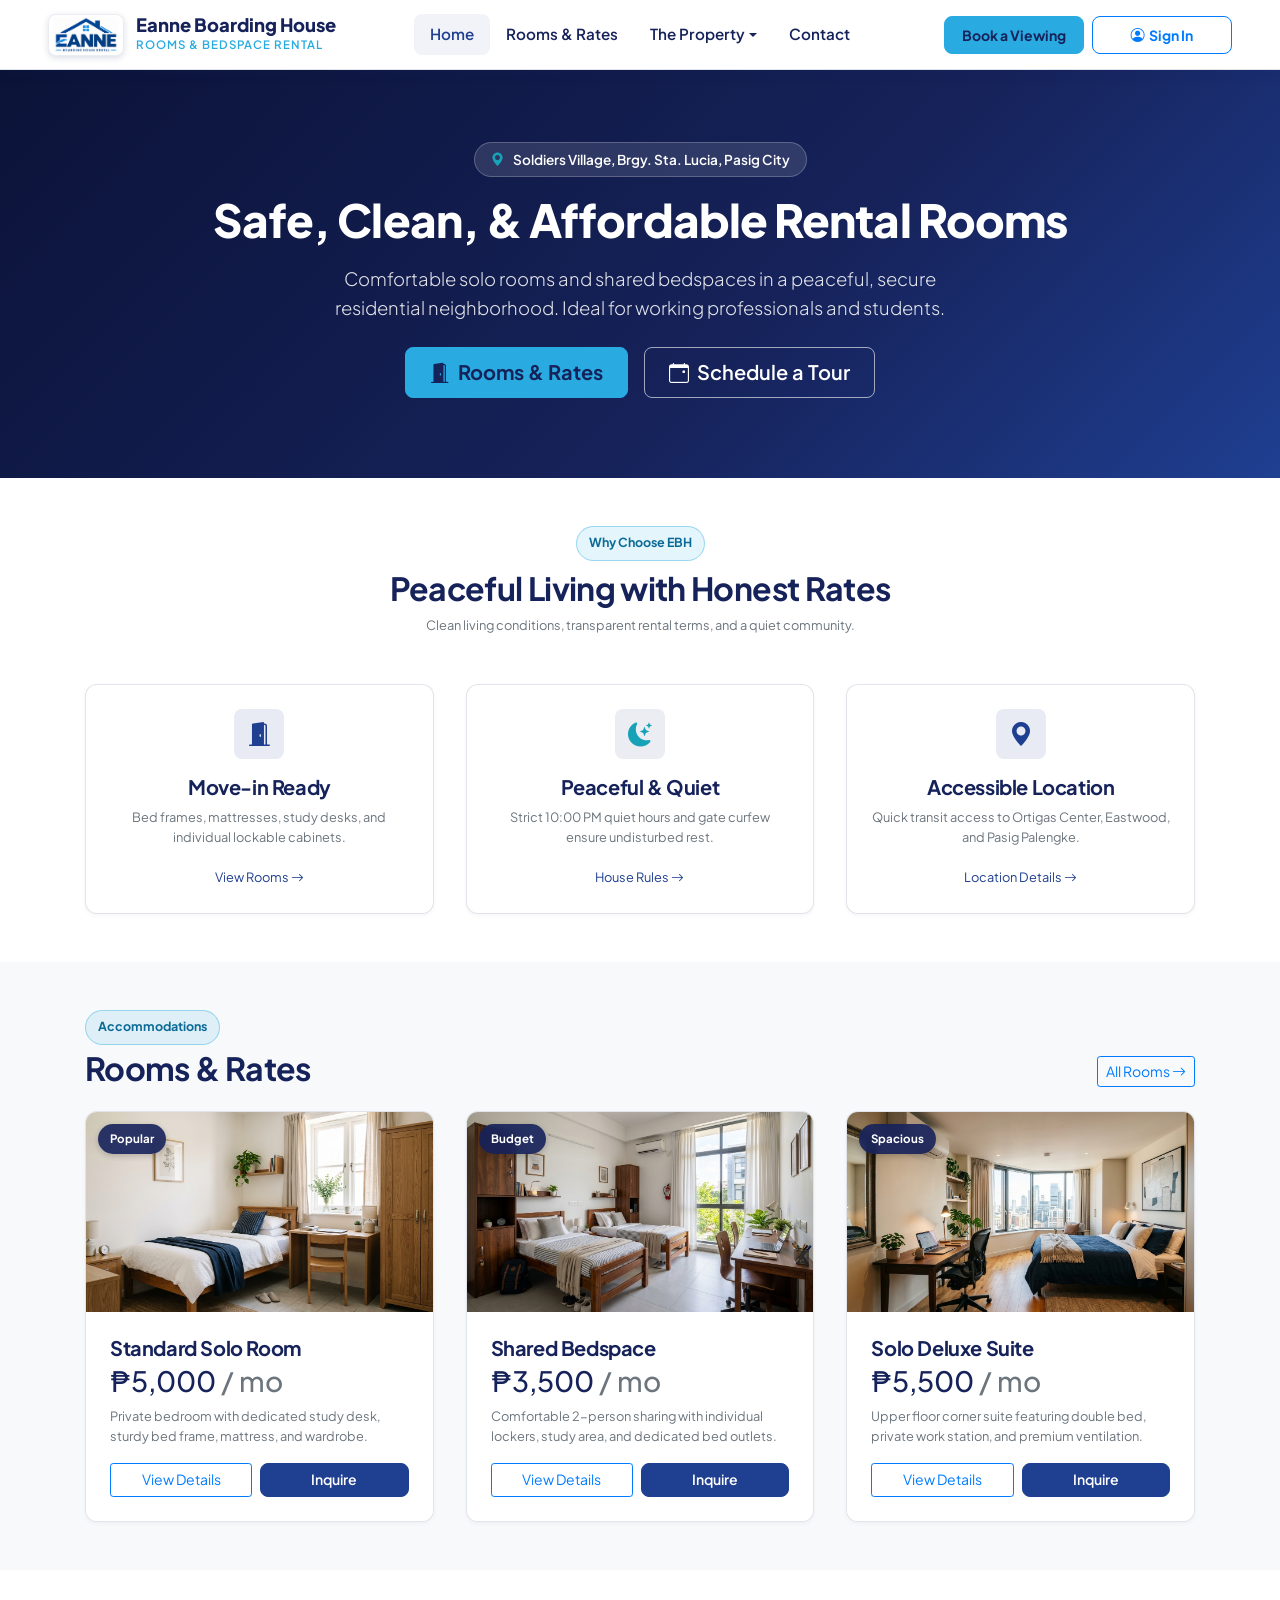
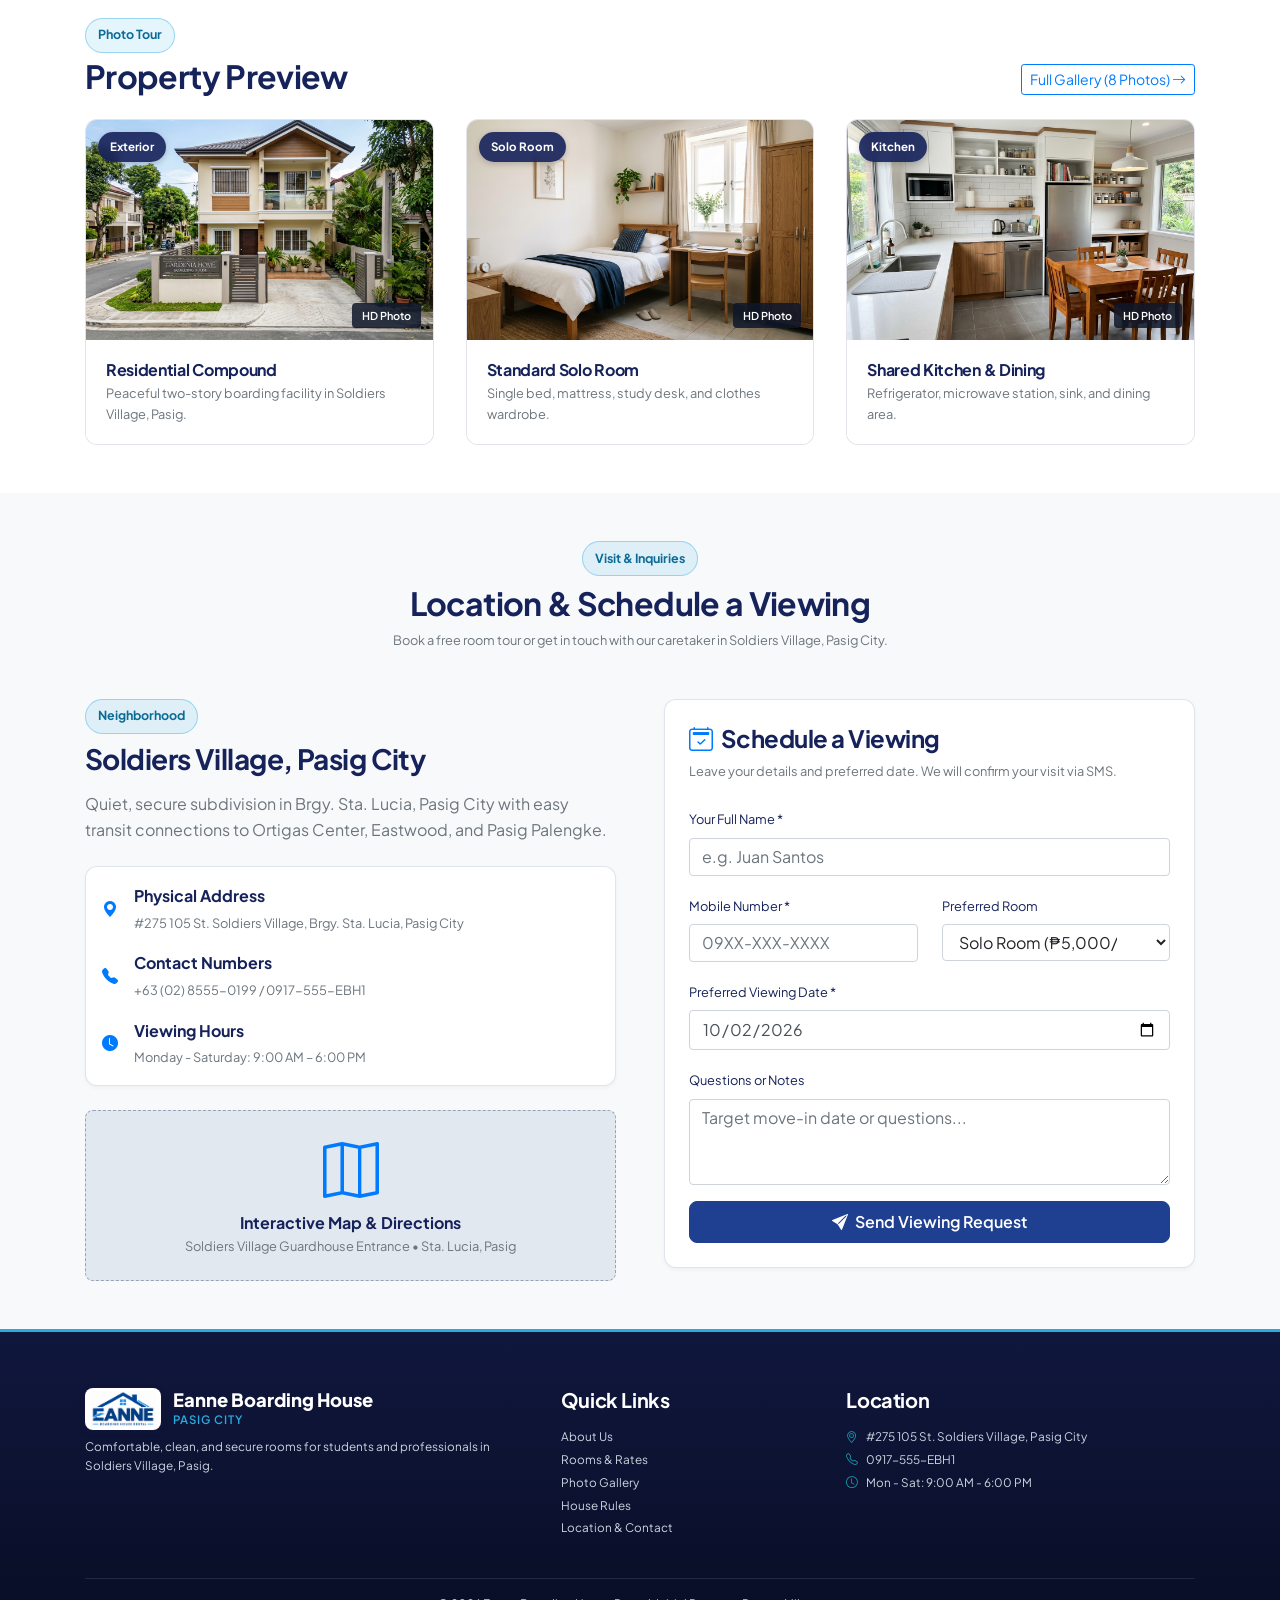
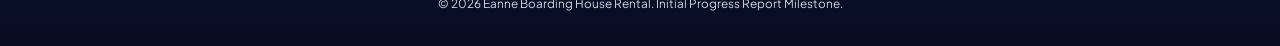
<file: index.html>
<!DOCTYPE html>
<html lang="en">
<head>
  <meta charset="UTF-8">
  <meta name="viewport" content="width=device-width, initial-scale=1.0">
  <title>Eanne Boarding House Rental | Rooms in Pasig City</title>
  <meta name="description" content="Clean, safe, and affordable solo rooms and bedspaces in Soldiers Village, Pasig City. Inclusive water & electricity.">
  <link rel="stylesheet" href="https://cdn.jsdelivr.net/npm/bootstrap@4.1.3/dist/css/bootstrap.min.css">
  <link rel="stylesheet" href="https://cdn.jsdelivr.net/npm/bootstrap-icons@1.11.3/font/bootstrap-icons.min.css">
  <link rel="stylesheet" href="assets/css/style.css">
</head>
<body>

  <!-- Top Navigation -->
  <header class="sticky-top">
    <nav class="navbar navbar-expand-lg navbar-ebh" id="mainNavbar">
      <div class="container-fluid px-3 px-xl-5">
        <a class="ebh-brand" href="index.html">
          <div class="ebh-logo-mark" title="Eanne Boarding House Rental">
            <img src="assets/img/795286329_1754004695838265_6753877283478212113_n.png" alt="Eanne Boarding House Rental Logo">
          </div>
          <div class="ebh-brand-text">
            <span class="ebh-brand-title">Eanne Boarding House</span>
            <span class="ebh-brand-subtitle d-none d-sm-block">Rooms & Bedspace Rental</span>
          </div>
        </a>

        <button class="navbar-toggler" type="button" data-toggle="collapse" data-target="#navbarContent" aria-controls="navbarContent" aria-expanded="false" aria-label="Toggle navigation">
          <span class="navbar-toggler-icon"></span>
        </button>

        <div class="collapse navbar-collapse" id="navbarContent">
          <ul class="navbar-nav mx-auto mb-2 mb-lg-0 align-items-lg-center">
            <li class="nav-item"><a class="nav-link active" href="index.html">Home</a></li>
            <li class="nav-item"><a class="nav-link" href="pages/accommodations.html">Rooms & Rates</a></li>
            <li class="nav-item dropdown">
              <a class="nav-link dropdown-toggle" href="#" data-toggle="dropdown">The Property</a>
              <ul class="dropdown-menu shadow">
                <li><a class="dropdown-item" href="pages/about.html"><i class="bi bi-building"></i> About Us</a></li>
                <li><a class="dropdown-item" href="pages/gallery.html"><i class="bi bi-images"></i> Photo Gallery</a></li>
                <li><a class="dropdown-item" href="pages/house-rules.html"><i class="bi bi-shield-check"></i> House Rules</a></li>
                <li><hr class="dropdown-divider"></li>
                <li><a class="dropdown-item" href="#contact"><i class="bi bi-geo-alt-fill"></i> Location</a></li>
              </ul>
            </li>
            <li class="nav-item"><a class="nav-link" href="#contact">Contact</a></li>
          </ul>

          <div class="d-flex align-items-center gap-2">
            <a href="#contact" class="btn btn-ebh-accent btn-sm px-3 fw-bold">Book a Viewing</a>
            <a href="pages/login.html" class="btn btn-outline-primary btn-sm px-3"><i class="bi bi-person-circle me-1"></i> Sign In</a>
          </div>
        </div>
      </div>
    </nav>
  </header>

  <main>
    <!-- Hero Section -->
    <section class="hero-ebh" id="heroSection">
      <div class="container text-center">
        <div class="hero-pill-badge">
          <i class="bi bi-geo-alt-fill text-info"></i> Soldiers Village, Brgy. Sta. Lucia, Pasig City
        </div>
        <h1 class="display-4 fw-bold mb-3 text-white">Safe, Clean, & Affordable Rental Rooms</h1>
        <p class="lead mb-4 mx-auto" style="max-width: 650px;">
          Comfortable solo rooms and shared bedspaces in a peaceful, secure residential neighborhood. Ideal for working professionals and students.
        </p>
        <div class="d-flex flex-wrap justify-content-center gap-3">
          <a href="pages/accommodations.html" class="btn btn-ebh-accent btn-lg px-4"><i class="bi bi-door-open-fill me-1"></i> Rooms & Rates</a>
          <a href="#contact" class="btn btn-ebh-outline-light btn-lg px-4"><i class="bi bi-calendar-event me-1"></i> Schedule a Tour</a>
        </div>
      </div>
    </section>

    <!-- Value Pillars -->
    <section class="py-5 bg-white">
      <div class="container">
        <div class="text-center mb-5" style="max-width: 600px; margin: 0 auto;">
          <span class="badge-ebh badge-pending mb-2">Why Choose EBH</span>
          <h2 class="fw-bold text-navy">Peaceful Living with Honest Rates</h2>
          <p class="text-muted small">Clean living conditions, transparent rental terms, and a quiet community.</p>
        </div>
        <div class="row g-4">
          <div class="col-md-4">
            <div class="ebh-card h-100 p-4 text-center">
              <div class="kpi-icon blue mx-auto mb-3"><i class="bi bi-door-open-fill fs-3"></i></div>
              <h5 class="fw-bold text-navy mb-2">Move-in Ready</h5>
              <p class="text-muted small mb-3">Bed frames, mattresses, study desks, and individual lockable cabinets.</p>
              <a href="pages/accommodations.html" class="small fw-semibold">View Rooms <i class="bi bi-arrow-right"></i></a>
            </div>
          </div>
          <div class="col-md-4">
            <div class="ebh-card h-100 p-4 text-center">
              <div class="kpi-icon navy mx-auto mb-3"><i class="bi bi-moon-stars-fill fs-3 text-info"></i></div>
              <h5 class="fw-bold text-navy mb-2">Peaceful & Quiet</h5>
              <p class="text-muted small mb-3">Strict 10:00 PM quiet hours and gate curfew ensure undisturbed rest.</p>
              <a href="pages/house-rules.html" class="small fw-semibold">House Rules <i class="bi bi-arrow-right"></i></a>
            </div>
          </div>
          <div class="col-md-4">
            <div class="ebh-card h-100 p-4 text-center">
              <div class="kpi-icon blue mx-auto mb-3"><i class="bi bi-geo-alt-fill fs-3"></i></div>
              <h5 class="fw-bold text-navy mb-2">Accessible Location</h5>
              <p class="text-muted small mb-3">Quick transit access to Ortigas Center, Eastwood, and Pasig Palengke.</p>
              <a href="#contact" class="small fw-semibold">Location Details <i class="bi bi-arrow-right"></i></a>
            </div>
          </div>
        </div>
      </div>
    </section>

    <!-- Rooms Teaser -->
    <section class="py-5 bg-light">
      <div class="container">
        <div class="d-flex justify-content-between align-items-end mb-4">
          <div>
            <span class="badge-ebh badge-pending mb-1">Accommodations</span>
            <h2 class="fw-bold text-navy mb-0">Rooms & Rates</h2>
          </div>
          <a href="pages/accommodations.html" class="btn btn-outline-primary btn-sm">All Rooms <i class="bi bi-arrow-right"></i></a>
        </div>
        <div class="row g-4">
          <!-- Room 1 -->
          <div class="col-md-4">
            <div class="ebh-card h-100 d-flex flex-column overflow-hidden">
              <div class="room-preview-box">
                <img src="assets/img/solo_room.jpg" alt="Standard Solo Room">
                <span class="gallery-badge-category">Popular</span>
              </div>
              <div class="p-4 d-flex flex-column flex-grow-1 justify-content-between bg-white">
                <div>
                  <h5 class="fw-bold text-navy mb-1">Standard Solo Room</h5>
                  <div class="h3 fw-bold text-navy mb-2">₱5,000 <span class="fs-6 fw-normal text-muted">/ mo</span></div>
                  <p class="text-muted small mb-3">Private bedroom with dedicated study desk, sturdy bed frame, mattress, and wardrobe.</p>
                </div>
                <div class="d-flex gap-2">
                  <button type="button" class="btn btn-sm btn-outline-primary w-100" onclick="openRoomDetailsModal('Standard Solo Room', '₱5,000', 'Solo Private Room', ['Single bed & mattress included', 'Private study desk and chair', 'Lockable clothes cabinet', 'Water & electricity included in rent', 'Fast compound fiber Wi-Fi'], 'assets/img/solo_room.jpg', 'Quiet solo room located on the 1st floor of the boarding facility. Clean tiled floor, private window with natural ventilation, and move-in ready furniture.')">View Details</button>
                  <a href="#contact" class="btn btn-sm btn-ebh-primary w-100">Inquire</a>
                </div>
              </div>
            </div>
          </div>
          <!-- Room 2 -->
          <div class="col-md-4">
            <div class="ebh-card h-100 d-flex flex-column overflow-hidden">
              <div class="room-preview-box">
                <img src="assets/img/bedspace_room.jpg" alt="Shared Bedspace">
                <span class="gallery-badge-category">Budget</span>
              </div>
              <div class="p-4 d-flex flex-column flex-grow-1 justify-content-between bg-white">
                <div>
                  <h5 class="fw-bold text-navy mb-1">Shared Bedspace</h5>
                  <div class="h3 fw-bold text-navy mb-2">₱3,500 <span class="fs-6 fw-normal text-muted">/ mo</span></div>
                  <p class="text-muted small mb-3">Comfortable 2-person sharing with individual lockers, study area, and dedicated bed outlets.</p>
                </div>
                <div class="d-flex gap-2">
                  <button type="button" class="btn btn-sm btn-outline-primary w-100" onclick="openRoomDetailsModal('Shared Bedspace (2-Person)', '₱3,500', 'Bedspace Unit', ['Individual single bed with mattress', 'Personal padlockable storage cabinet', 'Clean shared bathroom & shower', 'Water & electricity included in rent', 'Capped strictly at 2 occupants per room'], 'assets/img/bedspace_room.jpg', 'Bright shared room designed for budget-conscious students and young professionals. Strictly 2 occupants maximum.')">View Details</button>
                  <a href="#contact" class="btn btn-sm btn-ebh-primary w-100">Inquire</a>
                </div>
              </div>
            </div>
          </div>
          <!-- Room 3 -->
          <div class="col-md-4">
            <div class="ebh-card h-100 d-flex flex-column overflow-hidden">
              <div class="room-preview-box">
                <img src="assets/img/deluxe_suite.jpg" alt="Solo Deluxe Suite">
                <span class="gallery-badge-category">Spacious</span>
              </div>
              <div class="p-4 d-flex flex-column flex-grow-1 justify-content-between bg-white">
                <div>
                  <h5 class="fw-bold text-navy mb-1">Solo Deluxe Suite</h5>
                  <div class="h3 fw-bold text-navy mb-2">₱5,500 <span class="fs-6 fw-normal text-muted">/ mo</span></div>
                  <p class="text-muted small mb-3">Upper floor corner suite featuring double bed, private work station, and premium ventilation.</p>
                </div>
                <div class="d-flex gap-2">
                  <button type="button" class="btn btn-sm btn-outline-primary w-100" onclick="openRoomDetailsModal('Solo Deluxe Suite', '₱5,500', 'Premium Solo Suite', ['Double bed frame and plush mattress', 'Spacious executive study desk & chair', 'Large double wardrobe closet', 'Water & electricity included in rent', 'Upper floor corner corner panoramic window'], 'assets/img/deluxe_suite.jpg', 'Our largest solo unit offering maximum privacy, double bed comfort, and optimal air flow.')">View Details</button>
                  <a href="#contact" class="btn btn-sm btn-ebh-primary w-100">Inquire</a>
                </div>
              </div>
            </div>
          </div>
        </div>
      </div>
    </section>

    <!-- Gallery Teaser -->
    <section class="py-5 bg-white">
      <div class="container">
        <div class="d-flex justify-content-between align-items-end mb-4">
          <div>
            <span class="badge-ebh badge-pending mb-1">Photo Tour</span>
            <h2 class="fw-bold text-navy mb-0">Property Preview</h2>
          </div>
          <a href="pages/gallery.html" class="btn btn-outline-primary btn-sm">Full Gallery (8 Photos) <i class="bi bi-arrow-right"></i></a>
        </div>
        <div class="row g-4">
          <!-- Photo 1 -->
          <div class="col-md-4">
            <div class="gallery-card" onclick="openPhotoLightbox('assets/img/exterior_compound.jpg', 'Gated Compound Facade', 'Exterior', 'Two-story residential boarding facility with secure perimeter and clean surroundings in Soldiers Village, Pasig City.')">
              <div class="gallery-card-preview">
                <img src="assets/img/exterior_compound.jpg" alt="Compound Exterior">
                <span class="gallery-badge-category">Exterior</span>
                <span class="gallery-badge-dimen">HD Photo</span>
                <div class="gallery-overlay">
                  <span class="gallery-overlay-btn"><i class="bi bi-zoom-in"></i> View Photo</span>
                </div>
              </div>
              <div class="gallery-card-body">
                <div>
                  <h6 class="fw-bold text-navy mb-1">Residential Compound</h6>
                  <p class="text-muted small mb-0">Peaceful two-story boarding facility in Soldiers Village, Pasig.</p>
                </div>
              </div>
            </div>
          </div>
          <!-- Photo 2 -->
          <div class="col-md-4">
            <div class="gallery-card" onclick="openPhotoLightbox('assets/img/solo_room.jpg', 'Standard Solo Bedroom', 'Solo Room', 'Move-in ready single room with solid wooden bed frame, mattress, study desk, and storage closet.')">
              <div class="gallery-card-preview">
                <img src="assets/img/solo_room.jpg" alt="Solo Bedroom">
                <span class="gallery-badge-category">Solo Room</span>
                <span class="gallery-badge-dimen">HD Photo</span>
                <div class="gallery-overlay">
                  <span class="gallery-overlay-btn"><i class="bi bi-zoom-in"></i> View Photo</span>
                </div>
              </div>
              <div class="gallery-card-body">
                <div>
                  <h6 class="fw-bold text-navy mb-1">Standard Solo Room</h6>
                  <p class="text-muted small mb-0">Single bed, mattress, study desk, and clothes wardrobe.</p>
                </div>
              </div>
            </div>
          </div>
          <!-- Photo 3 -->
          <div class="col-md-4">
            <div class="gallery-card" onclick="openPhotoLightbox('assets/img/shared_kitchen.jpg', 'Shared Kitchen & Dining Station', 'Common Area', 'Spotless communal pantry with refrigerator, microwave, sink, and dining table.')">
              <div class="gallery-card-preview">
                <img src="assets/img/shared_kitchen.jpg" alt="Shared Kitchen">
                <span class="gallery-badge-category">Kitchen</span>
                <span class="gallery-badge-dimen">HD Photo</span>
                <div class="gallery-overlay">
                  <span class="gallery-overlay-btn"><i class="bi bi-zoom-in"></i> View Photo</span>
                </div>
              </div>
              <div class="gallery-card-body">
                <div>
                  <h6 class="fw-bold text-navy mb-1">Shared Kitchen & Dining</h6>
                  <p class="text-muted small mb-0">Refrigerator, microwave station, sink, and dining area.</p>
                </div>
              </div>
            </div>
          </div>
        </div>
      </div>
    </section>

    <!-- Contact & Location Section -->
    <section class="py-5 bg-light" id="contact">
      <div class="container">
        <div class="text-center mb-5" style="max-width: 650px; margin: 0 auto;">
          <span class="badge-ebh badge-pending mb-2">Visit & Inquiries</span>
          <h2 class="fw-bold text-navy mb-2">Location & Schedule a Viewing</h2>
          <p class="text-muted small">Book a free room tour or get in touch with our caretaker in Soldiers Village, Pasig City.</p>
        </div>

        <div class="row g-5">
          <!-- Left: Location Details -->
          <div class="col-lg-6">
            <span class="badge-ebh badge-pending mb-2">Neighborhood</span>
            <h3 class="fw-bold text-navy mb-3">Soldiers Village, Pasig City</h3>
            <p class="text-muted mb-4">Quiet, secure subdivision in Brgy. Sta. Lucia, Pasig City with easy transit connections to Ortigas Center, Eastwood, and Pasig Palengke.</p>

            <div class="ebh-card p-3 mb-4">
              <div class="d-flex align-items-center gap-3 mb-3">
                <i class="bi bi-geo-alt-fill fs-4 text-primary"></i>
                <div>
                  <strong class="text-navy d-block">Physical Address</strong>
                  <small class="text-muted">#275 105 St. Soldiers Village, Brgy. Sta. Lucia, Pasig City</small>
                </div>
              </div>
              <div class="d-flex align-items-center gap-3 mb-3">
                <i class="bi bi-telephone-fill fs-4 text-primary"></i>
                <div>
                  <strong class="text-navy d-block">Contact Numbers</strong>
                  <small class="text-muted">+63 (02) 8555-0199 / 0917-555-EBH1</small>
                </div>
              </div>
              <div class="d-flex align-items-center gap-3">
                <i class="bi bi-clock-fill fs-4 text-primary"></i>
                <div>
                  <strong class="text-navy d-block">Viewing Hours</strong>
                  <small class="text-muted">Monday - Saturday: 9:00 AM – 6:00 PM</small>
                </div>
              </div>
            </div>

            <!-- Map Placeholder -->
            <div class="placeholder-box py-4 text-center">
              <i class="bi bi-map display-4 text-primary mb-2"></i>
              <strong class="text-navy d-block">Interactive Map & Directions</strong>
              <small class="text-muted">Soldiers Village Guardhouse Entrance &bull; Sta. Lucia, Pasig</small>
            </div>
          </div>

          <!-- Right: Viewing Form -->
          <div class="col-lg-6">
            <div class="ebh-card p-4 shadow-sm">
              <h4 class="fw-bold text-navy mb-2"><i class="bi bi-calendar2-check text-primary me-2"></i>Schedule a Viewing</h4>
              <p class="text-muted small mb-4">Leave your details and preferred date. We will confirm your visit via SMS.</p>
              
              <!-- Success Alert (Hidden until submission) -->
              <div class="alert alert-success border-success" id="contactSuccessAlert" style="display:none;">
                <h6 class="fw-bold text-success mb-1"><i class="bi bi-check-circle-fill me-1"></i> Viewing Request Confirmed!</h6>
                <p class="small mb-0">Thank you! Your viewing schedule request has been logged. Our caretaker will send an SMS confirmation to your mobile number.</p>
              </div>

              <form id="contactViewingForm">
                <div class="mb-3">
                  <label class="form-label small fw-semibold text-navy">Your Full Name *</label>
                  <input type="text" class="form-control" required placeholder="e.g. Juan Santos">
                </div>
                <div class="row g-3 mb-3">
                  <div class="col-md-6">
                    <label class="form-label small fw-semibold text-navy">Mobile Number *</label>
                    <input type="tel" class="form-control" required placeholder="09XX-XXX-XXXX">
                  </div>
                  <div class="col-md-6">
                    <label class="form-label small fw-semibold text-navy">Preferred Room</label>
                    <select class="form-select">
                      <option value="Solo Room (₱5,000)">Solo Room (₱5,000/mo)</option>
                      <option value="Shared Bedspace (₱3,500)">Shared Bedspace (₱3,500/mo)</option>
                      <option value="Deluxe Suite (₱5,500)">Deluxe Suite (₱5,500/mo)</option>
                    </select>
                  </div>
                </div>
                <div class="mb-3">
                  <label class="form-label small fw-semibold text-navy">Preferred Viewing Date *</label>
                  <input type="date" class="form-control" required value="2026-10-02">
                </div>
                <div class="mb-3">
                  <label class="form-label small fw-semibold text-navy">Questions or Notes</label>
                  <textarea class="form-control" rows="3" placeholder="Target move-in date or questions..."></textarea>
                </div>
                <button type="submit" class="btn btn-ebh-primary w-100 py-2 fw-semibold">
                  <i class="bi bi-send-fill me-1"></i> Send Viewing Request
                </button>
              </form>
            </div>
          </div>
        </div>
      </div>
    </section>
  </main>

  <!-- Footer -->
  <footer class="footer-ebh">
    <div class="container">
      <div class="row g-4 mb-4">
        <div class="col-lg-5">
          <a class="ebh-brand dark mb-2 d-inline-flex" href="index.html">
            <div class="ebh-logo-mark"><img src="assets/img/795286329_1754004695838265_6753877283478212113_n.png" alt="EBH Logo"></div>
            <div class="ebh-brand-text"><span class="ebh-brand-title text-white">Eanne Boarding House</span><span class="ebh-brand-subtitle">Pasig City</span></div>
          </a>
          <p class="small text-white-50">Comfortable, clean, and secure rooms for students and professionals in Soldiers Village, Pasig.</p>
        </div>
        <div class="col-6 col-lg-3">
          <h5>Quick Links</h5>
          <ul class="list-unstyled small d-flex flex-column gap-1">
            <li><a href="pages/about.html">About Us</a></li>
            <li><a href="pages/accommodations.html">Rooms & Rates</a></li>
            <li><a href="pages/gallery.html">Photo Gallery</a></li>
            <li><a href="pages/house-rules.html">House Rules</a></li>
            <li><a href="#contact">Location & Contact</a></li>
          </ul>
        </div>
        <div class="col-6 col-lg-4">
          <h5>Location</h5>
          <address class="small text-white-50">
            <p class="mb-1"><i class="bi bi-geo-alt text-info me-2"></i>#275 105 St. Soldiers Village, Pasig City</p>
            <p class="mb-1"><i class="bi bi-telephone text-info me-2"></i>0917-555-EBH1</p>
            <p class="mb-0"><i class="bi bi-clock text-info me-2"></i>Mon - Sat: 9:00 AM - 6:00 PM</p>
          </address>
        </div>
      </div>
      <div class="border-top border-white border-opacity-10 pt-3 text-center small text-white-50">
        <p class="mb-0">&copy; 2026 Eanne Boarding House Rental. Initial Progress Report Milestone.</p>
      </div>
    </div>
  </footer>

  <!-- Bootstrap 4.1.3 Dependencies: Full jQuery 3.7.1, Popper.js, Bootstrap 4.1.3 JS -->
  <script src="https://cdn.jsdelivr.net/npm/jquery@3.7.1/dist/jquery.min.js"></script>
  <script src="https://cdn.jsdelivr.net/npm/popper.js@1.14.3/dist/umd/popper.min.js"></script>
  <script src="https://cdn.jsdelivr.net/npm/bootstrap@4.1.3/dist/js/bootstrap.min.js"></script>
  <script src="assets/js/script.js"></script>
</body>
</html>
</file>
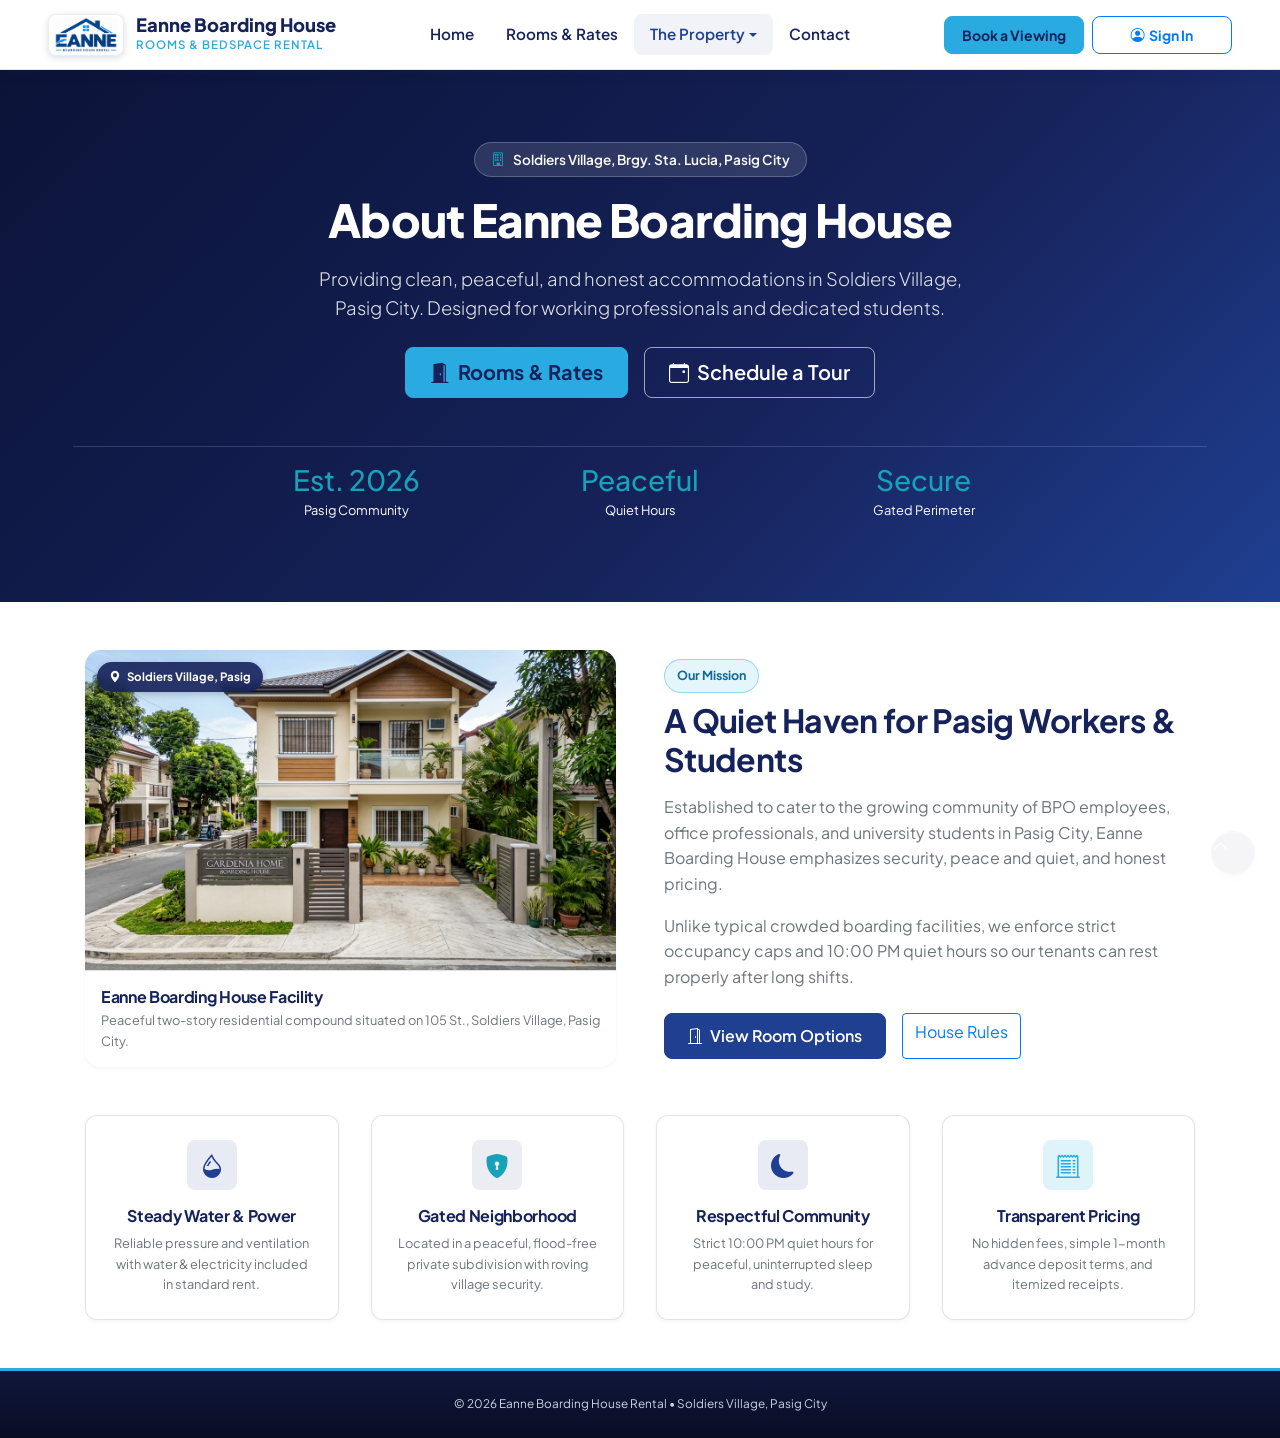
<file: pages/about.html>
<!DOCTYPE html>
<html lang="en">
<head>
  <meta charset="UTF-8">
  <meta name="viewport" content="width=device-width, initial-scale=1.0">
  <title>About Us | Eanne Boarding House Pasig</title>
  <meta name="description" content="About Eanne Boarding House in Soldiers Village, Pasig City. Clean, peaceful accommodations for professionals and students.">
  <link rel="stylesheet" href="https://cdn.jsdelivr.net/npm/bootstrap@4.1.3/dist/css/bootstrap.min.css">
  <link rel="stylesheet" href="https://cdn.jsdelivr.net/npm/bootstrap-icons@1.11.3/font/bootstrap-icons.min.css">
  <link rel="stylesheet" href="../assets/css/style.css">
</head>
<body>

  <!-- Navigation -->
  <header class="sticky-top">
    <nav class="navbar navbar-expand-lg navbar-ebh" id="mainNavbar">
      <div class="container-fluid px-3 px-xl-5">
        <a class="ebh-brand" href="../index.html">
          <div class="ebh-logo-mark" title="Eanne Boarding House Rental">
            <img src="../assets/img/795286329_1754004695838265_6753877283478212113_n.png" alt="Eanne Boarding House Rental Logo">
          </div>
          <div class="ebh-brand-text">
            <span class="ebh-brand-title">Eanne Boarding House</span>
            <span class="ebh-brand-subtitle d-none d-sm-block">Rooms & Bedspace Rental</span>
          </div>
        </a>
        <button class="navbar-toggler" type="button" data-toggle="collapse" data-target="#navbarContent" aria-controls="navbarContent" aria-expanded="false" aria-label="Toggle navigation">
          <span class="navbar-toggler-icon"></span>
        </button>
        <div class="collapse navbar-collapse" id="navbarContent">
          <ul class="navbar-nav mx-auto mb-2 mb-lg-0 align-items-lg-center">
            <li class="nav-item"><a class="nav-link" href="../index.html">Home</a></li>
            <li class="nav-item"><a class="nav-link" href="accommodations.html">Rooms & Rates</a></li>
            <li class="nav-item dropdown">
              <a class="nav-link dropdown-toggle active" href="#" data-toggle="dropdown">The Property</a>
              <ul class="dropdown-menu shadow">
                <li><a class="dropdown-item active" href="about.html"><i class="bi bi-building"></i> About Us</a></li>
                <li><a class="dropdown-item" href="gallery.html"><i class="bi bi-images"></i> Photo Gallery</a></li>
                <li><a class="dropdown-item" href="house-rules.html"><i class="bi bi-shield-check"></i> House Rules</a></li>
                <li><hr class="dropdown-divider"></li>
                <li><a class="dropdown-item" href="../index.html#contact"><i class="bi bi-geo-alt-fill"></i> Location</a></li>
              </ul>
            </li>
            <li class="nav-item"><a class="nav-link" href="../index.html#contact">Contact</a></li>
          </ul>
          <div class="d-flex align-items-center gap-2">
            <a href="../index.html#contact" class="btn btn-ebh-accent btn-sm px-3 fw-bold">Book a Viewing</a>
            <a href="login.html" class="btn btn-outline-primary btn-sm px-3"><i class="bi bi-person-circle me-1"></i> Sign In</a>
          </div>
        </div>
      </div>
    </nav>
  </header>

  <main>
    <!-- Hero Section -->
    <section class="hero-ebh" id="heroSection">
      <div class="container text-center">
        <div class="hero-pill-badge">
          <i class="bi bi-building text-info"></i> Soldiers Village, Brgy. Sta. Lucia, Pasig City
        </div>
        <h1 class="display-4 fw-bold mb-3 text-white">About Eanne Boarding House</h1>
        <p class="lead mb-4 mx-auto" style="max-width: 650px;">
          Providing clean, peaceful, and honest accommodations in Soldiers Village, Pasig City. Designed for working professionals and dedicated students.
        </p>
        <div class="d-flex flex-wrap justify-content-center gap-3">
          <a href="accommodations.html" class="btn btn-ebh-accent btn-lg px-4"><i class="bi bi-door-open-fill me-1"></i> Rooms & Rates</a>
          <a href="../index.html#contact" class="btn btn-ebh-outline-light btn-lg px-4"><i class="bi bi-calendar-event me-1"></i> Schedule a Tour</a>
        </div>
        <div class="row mt-5 pt-3 border-top border-white border-opacity-15 text-white g-3 justify-content-center">
          <div class="col-4 col-md-3"><div class="h3 fw-bold mb-0 text-info">Est. 2026</div><small class="opacity-75">Pasig Community</small></div>
          <div class="col-4 col-md-3"><div class="h3 fw-bold mb-0 text-info">Peaceful</div><small class="opacity-75">Quiet Hours</small></div>
          <div class="col-4 col-md-3"><div class="h3 fw-bold mb-0 text-info">Secure</div><small class="opacity-75">Gated Perimeter</small></div>
        </div>
      </div>
    </section>

    <!-- Overview Section -->
    <section class="py-5 bg-white">
      <div class="container">
        <div class="row align-items-center g-5 mb-5">
          <div class="col-lg-6">
            <div class="ebh-card overflow-hidden rounded-4 shadow-sm border-0">
              <div style="height: 320px; overflow: hidden; position: relative;">
                <img src="../assets/img/exterior_compound.jpg" alt="Eanne Boarding House Compound" style="width: 100%; height: 100%; object-fit: cover;">
                <span class="gallery-badge-category"><i class="bi bi-geo-alt-fill me-1"></i> Soldiers Village, Pasig</span>
              </div>
              <div class="p-3 bg-white border-top">
                <h6 class="fw-bold text-navy mb-1">Eanne Boarding House Facility</h6>
                <p class="text-muted small mb-0">Peaceful two-story residential compound situated on 105 St., Soldiers Village, Pasig City.</p>
              </div>
            </div>
          </div>
          <div class="col-lg-6">
            <span class="badge-ebh badge-pending mb-2">Our Mission</span>
            <h2 class="fw-bold text-navy mb-3">A Quiet Haven for Pasig Workers & Students</h2>
            <p class="text-muted">Established to cater to the growing community of BPO employees, office professionals, and university students in Pasig City, Eanne Boarding House emphasizes security, peace and quiet, and honest pricing.</p>
            <p class="text-muted">Unlike typical crowded boarding facilities, we enforce strict occupancy caps and 10:00 PM quiet hours so our tenants can rest properly after long shifts.</p>
            <div class="d-flex gap-3 mt-4">
              <a href="accommodations.html" class="btn btn-ebh-primary"><i class="bi bi-door-open me-1"></i> View Room Options</a>
              <a href="house-rules.html" class="btn btn-outline-primary">House Rules</a>
            </div>
          </div>
        </div>

        <!-- 4 Pillars -->
        <div class="row g-4">
          <div class="col-md-3">
            <div class="ebh-card p-4 text-center h-100">
              <div class="kpi-icon blue mx-auto mb-3"><i class="bi bi-droplet-half fs-3"></i></div>
              <h6 class="fw-bold text-navy">Steady Water & Power</h6>
              <p class="text-muted small mb-0">Reliable pressure and ventilation with water & electricity included in standard rent.</p>
            </div>
          </div>
          <div class="col-md-3">
            <div class="ebh-card p-4 text-center h-100">
              <div class="kpi-icon navy mx-auto mb-3"><i class="bi bi-shield-lock-fill fs-3 text-info"></i></div>
              <h6 class="fw-bold text-navy">Gated Neighborhood</h6>
              <p class="text-muted small mb-0">Located in a peaceful, flood-free private subdivision with roving village security.</p>
            </div>
          </div>
          <div class="col-md-3">
            <div class="ebh-card p-4 text-center h-100">
              <div class="kpi-icon blue mx-auto mb-3"><i class="bi bi-moon-fill fs-3"></i></div>
              <h6 class="fw-bold text-navy">Respectful Community</h6>
              <p class="text-muted small mb-0">Strict 10:00 PM quiet hours for peaceful, uninterrupted sleep and study.</p>
            </div>
          </div>
          <div class="col-md-3">
            <div class="ebh-card p-4 text-center h-100">
              <div class="kpi-icon accent mx-auto mb-3"><i class="bi bi-receipt-cutoff fs-3"></i></div>
              <h6 class="fw-bold text-navy">Transparent Pricing</h6>
              <p class="text-muted small mb-0">No hidden fees, simple 1-month advance deposit terms, and itemized receipts.</p>
            </div>
          </div>
        </div>
      </div>
    </section>
  </main>

  <footer class="footer-ebh py-4">
    <div class="container text-center text-white-50 small">
      <p class="mb-0">&copy; 2026 Eanne Boarding House Rental • Soldiers Village, Pasig City</p>
    </div>
  </footer>

  <!-- Bootstrap 4.1.3 Dependencies: Full jQuery 3.7.1, Popper.js, Bootstrap 4.1.3 JS -->
  <script src="https://cdn.jsdelivr.net/npm/jquery@3.7.1/dist/jquery.min.js"></script>
  <script src="https://cdn.jsdelivr.net/npm/popper.js@1.14.3/dist/umd/popper.min.js"></script>
  <script src="https://cdn.jsdelivr.net/npm/bootstrap@4.1.3/dist/js/bootstrap.min.js"></script>
  <script src="../assets/js/script.js"></script>
</body>
</html>
</file>
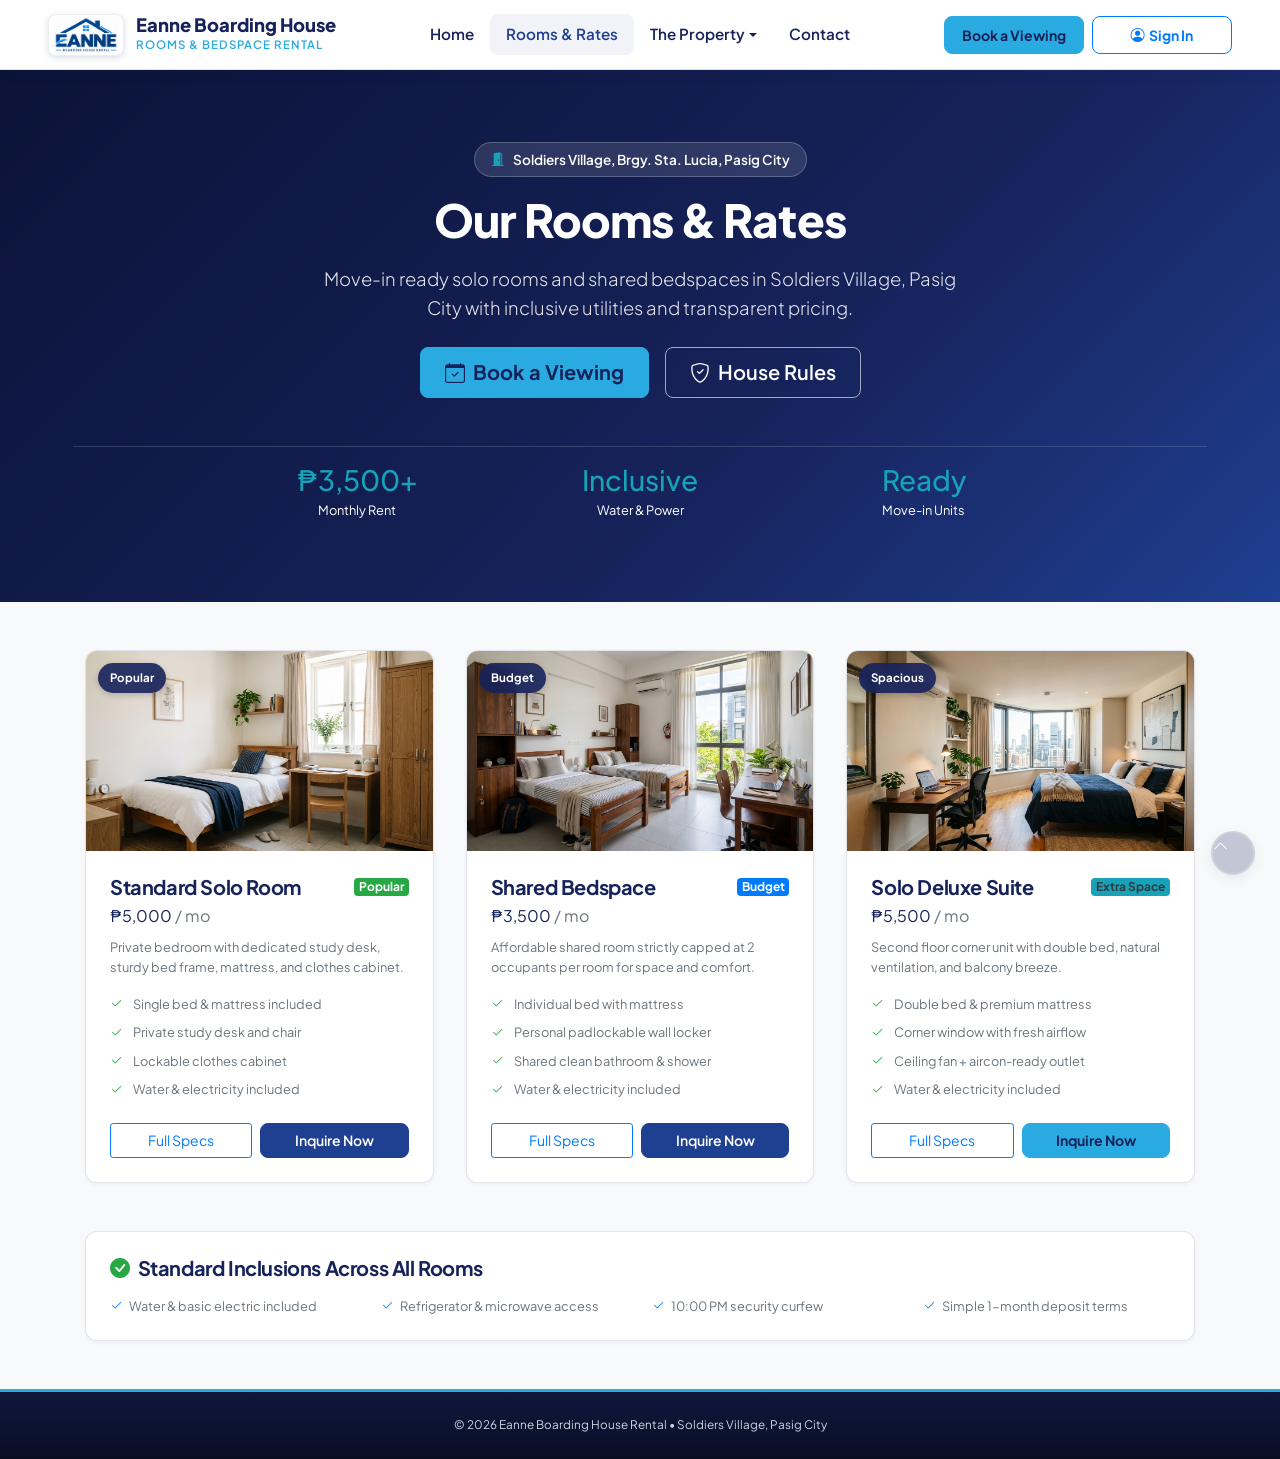
<file: pages/accommodations.html>
<!DOCTYPE html>
<html lang="en">
<head>
  <meta charset="UTF-8">
  <meta name="viewport" content="width=device-width, initial-scale=1.0">
  <title>Rooms & Rates | Eanne Boarding House Pasig</title>
  <meta name="description" content="View rooms and rates at Eanne Boarding House: Solo rooms from ₱5,000, Bedspace from ₱3,500 in Soldiers Village, Pasig.">
  <link rel="stylesheet" href="https://cdn.jsdelivr.net/npm/bootstrap@4.1.3/dist/css/bootstrap.min.css">
  <link rel="stylesheet" href="https://cdn.jsdelivr.net/npm/bootstrap-icons@1.11.3/font/bootstrap-icons.min.css">
  <link rel="stylesheet" href="../assets/css/style.css">
</head>
<body>

  <header class="sticky-top">
    <nav class="navbar navbar-expand-lg navbar-ebh" id="mainNavbar">
      <div class="container-fluid px-3 px-xl-5">
        <a class="ebh-brand" href="../index.html">
          <div class="ebh-logo-mark" title="Eanne Boarding House Rental">
            <img src="../assets/img/795286329_1754004695838265_6753877283478212113_n.png" alt="Eanne Boarding House Rental Logo">
          </div>
          <div class="ebh-brand-text">
            <span class="ebh-brand-title">Eanne Boarding House</span>
            <span class="ebh-brand-subtitle d-none d-sm-block">Rooms & Bedspace Rental</span>
          </div>
        </a>
        <button class="navbar-toggler" type="button" data-toggle="collapse" data-target="#navbarContent" aria-controls="navbarContent" aria-expanded="false" aria-label="Toggle navigation">
          <span class="navbar-toggler-icon"></span>
        </button>
        <div class="collapse navbar-collapse" id="navbarContent">
          <ul class="navbar-nav mx-auto mb-2 mb-lg-0 align-items-lg-center">
            <li class="nav-item"><a class="nav-link" href="../index.html">Home</a></li>
            <li class="nav-item"><a class="nav-link active" href="accommodations.html">Rooms & Rates</a></li>
            <li class="nav-item dropdown">
              <a class="nav-link dropdown-toggle" href="#" data-toggle="dropdown">The Property</a>
              <ul class="dropdown-menu shadow">
                <li><a class="dropdown-item" href="about.html"><i class="bi bi-building"></i> About Us</a></li>
                <li><a class="dropdown-item" href="gallery.html"><i class="bi bi-images"></i> Photo Gallery</a></li>
                <li><a class="dropdown-item" href="house-rules.html"><i class="bi bi-shield-check"></i> House Rules</a></li>
                <li><hr class="dropdown-divider"></li>
                <li><a class="dropdown-item" href="../index.html#contact"><i class="bi bi-geo-alt-fill"></i> Location</a></li>
              </ul>
            </li>
            <li class="nav-item"><a class="nav-link" href="../index.html#contact">Contact</a></li>
          </ul>
          <div class="d-flex align-items-center gap-2">
            <a href="../index.html#contact" class="btn btn-ebh-accent btn-sm px-3 fw-bold">Book a Viewing</a>
            <a href="login.html" class="btn btn-outline-primary btn-sm px-3"><i class="bi bi-person-circle me-1"></i> Sign In</a>
          </div>
        </div>
      </div>
    </nav>
  </header>

  <main>
    <!-- Hero Section -->
    <section class="hero-ebh" id="heroSection">
      <div class="container text-center">
        <div class="hero-pill-badge">
          <i class="bi bi-door-open-fill text-info"></i> Soldiers Village, Brgy. Sta. Lucia, Pasig City
        </div>
        <h1 class="display-4 fw-bold mb-3 text-white">Our Rooms & Rates</h1>
        <p class="lead mb-4 mx-auto" style="max-width: 650px;">
          Move-in ready solo rooms and shared bedspaces in Soldiers Village, Pasig City with inclusive utilities and transparent pricing.
        </p>
        <div class="d-flex flex-wrap justify-content-center gap-3">
          <a href="../index.html#contact" class="btn btn-ebh-accent btn-lg px-4"><i class="bi bi-calendar-check me-1"></i> Book a Viewing</a>
          <a href="house-rules.html" class="btn btn-ebh-outline-light btn-lg px-4"><i class="bi bi-shield-check me-1"></i> House Rules</a>
        </div>
        <div class="row mt-5 pt-3 border-top border-white border-opacity-15 text-white g-3 justify-content-center">
          <div class="col-4 col-md-3"><div class="h3 fw-bold mb-0 text-info">₱3,500+</div><small class="opacity-75">Monthly Rent</small></div>
          <div class="col-4 col-md-3"><div class="h3 fw-bold mb-0 text-info">Inclusive</div><small class="opacity-75">Water & Power</small></div>
          <div class="col-4 col-md-3"><div class="h3 fw-bold mb-0 text-info">Ready</div><small class="opacity-75">Move-in Units</small></div>
        </div>
      </div>
    </section>

    <!-- Room Cards -->
    <section class="py-5 bg-light">
      <div class="container">
        <div class="row g-4 mb-5">
          <!-- Standard Solo -->
          <div class="col-lg-4">
            <div class="ebh-card h-100 d-flex flex-column overflow-hidden">
              <div class="room-preview-box cursor-pointer" onclick="openRoomDetailsModal('Standard Solo Room', '₱5,000', 'Solo Unit', ['Single wooden bed frame with mattress', 'Private study desk and chair', 'Lockable clothes wardrobe', 'Water and electricity included in monthly rent', 'Fast compound fiber Wi-Fi', 'Night curfew security & peaceful quiet hours'], '../assets/img/solo_room.jpg', 'Our most popular solo accommodation. Private and quiet on the 1st floor, fully furnished and move-in ready.')">
                <img src="../assets/img/solo_room.jpg" alt="Standard Solo Room">
                <span class="gallery-badge-category">Popular</span>
              </div>
              <div class="p-4 d-flex flex-column flex-grow-1 bg-white justify-content-between">
                <div>
                  <div class="d-flex justify-content-between align-items-center mb-1">
                    <h5 class="fw-bold text-navy mb-0">Standard Solo Room</h5>
                    <span class="badge bg-success text-white">Popular</span>
                  </div>
                  <div class="display-6 fw-bold text-navy mb-2">₱5,000 <span class="fs-6 fw-normal text-muted">/ mo</span></div>
                  <p class="text-muted small mb-3">Private bedroom with dedicated study desk, sturdy bed frame, mattress, and clothes cabinet.</p>
                  <ul class="list-unstyled small text-muted d-flex flex-column gap-2 mb-4">
                    <li><i class="bi bi-check2 text-success me-2"></i> Single bed & mattress included</li>
                    <li><i class="bi bi-check2 text-success me-2"></i> Private study desk and chair</li>
                    <li><i class="bi bi-check2 text-success me-2"></i> Lockable clothes cabinet</li>
                    <li><i class="bi bi-check2 text-success me-2"></i> Water & electricity included</li>
                  </ul>
                </div>
                <div class="d-flex gap-2">
                  <button type="button" class="btn btn-outline-primary btn-sm w-100" onclick="openRoomDetailsModal('Standard Solo Room', '₱5,000', 'Solo Unit', ['Single wooden bed frame with mattress', 'Private study desk and chair', 'Lockable clothes wardrobe', 'Water and electricity included in monthly rent', 'Fast compound fiber Wi-Fi', 'Night curfew security & peaceful quiet hours'], '../assets/img/solo_room.jpg', 'Our most popular solo accommodation. Private and quiet on the 1st floor, fully furnished and move-in ready.')">Full Specs</button>
                  <a href="../index.html#contact" class="btn btn-ebh-primary btn-sm w-100">Inquire Now</a>
                </div>
              </div>
            </div>
          </div>

          <!-- Shared Bedspace -->
          <div class="col-lg-4">
            <div class="ebh-card h-100 d-flex flex-column overflow-hidden">
              <div class="room-preview-box cursor-pointer" onclick="openRoomDetailsModal('Shared Bedspace (2-Person)', '₱3,500', 'Bedspace Unit', ['Individual twin bed with clean mattress', 'Personal padlockable storage locker', 'Clean shared bathroom and hot shower', 'Water and electricity included in monthly rent', 'Strict 2 occupants limit per room', 'Curfew gate and peaceful rest hours'], '../assets/img/bedspace_room.jpg', 'Affordable shared room strictly capped at 2 occupants per room for space and comfort.')">
                <img src="../assets/img/bedspace_room.jpg" alt="Shared Bedspace">
                <span class="gallery-badge-category">Budget</span>
              </div>
              <div class="p-4 d-flex flex-column flex-grow-1 bg-white justify-content-between">
                <div>
                  <div class="d-flex justify-content-between align-items-center mb-1">
                    <h5 class="fw-bold text-navy mb-0">Shared Bedspace</h5>
                    <span class="badge bg-primary text-white">Budget</span>
                  </div>
                  <div class="display-6 fw-bold text-navy mb-2">₱3,500 <span class="fs-6 fw-normal text-muted">/ mo</span></div>
                  <p class="text-muted small mb-3">Affordable shared room strictly capped at 2 occupants per room for space and comfort.</p>
                  <ul class="list-unstyled small text-muted d-flex flex-column gap-2 mb-4">
                    <li><i class="bi bi-check2 text-success me-2"></i> Individual bed with mattress</li>
                    <li><i class="bi bi-check2 text-success me-2"></i> Personal padlockable wall locker</li>
                    <li><i class="bi bi-check2 text-success me-2"></i> Shared clean bathroom & shower</li>
                    <li><i class="bi bi-check2 text-success me-2"></i> Water & electricity included</li>
                  </ul>
                </div>
                <div class="d-flex gap-2">
                  <button type="button" class="btn btn-outline-primary btn-sm w-100" onclick="openRoomDetailsModal('Shared Bedspace (2-Person)', '₱3,500', 'Bedspace Unit', ['Individual twin bed with clean mattress', 'Personal padlockable storage locker', 'Clean shared bathroom and hot shower', 'Water and electricity included in monthly rent', 'Strict 2 occupants limit per room', 'Curfew gate and peaceful rest hours'], '../assets/img/bedspace_room.jpg', 'Affordable shared room strictly capped at 2 occupants per room for space and comfort.')">Full Specs</button>
                  <a href="../index.html#contact" class="btn btn-ebh-primary btn-sm w-100">Inquire Now</a>
                </div>
              </div>
            </div>
          </div>

          <!-- Solo Deluxe -->
          <div class="col-lg-4">
            <div class="ebh-card h-100 d-flex flex-column overflow-hidden">
              <div class="room-preview-box cursor-pointer" onclick="openRoomDetailsModal('Solo Deluxe Suite', '₱5,500', 'Deluxe Unit', ['Double bed frame and plush mattress', 'Spacious executive study desk & chair', 'Large double wardrobe closet', 'Water and electricity included in monthly rent', 'Upper floor corner panoramic window', 'Aircon-ready outlet and ceiling fan'], '../assets/img/deluxe_suite.jpg', 'Our largest solo unit offering maximum privacy, double bed comfort, and optimal air flow.')">
                <img src="../assets/img/deluxe_suite.jpg" alt="Solo Deluxe Suite">
                <span class="gallery-badge-category">Spacious</span>
              </div>
              <div class="p-4 d-flex flex-column flex-grow-1 bg-white justify-content-between">
                <div>
                  <div class="d-flex justify-content-between align-items-center mb-1">
                    <h5 class="fw-bold text-navy mb-0">Solo Deluxe Suite</h5>
                    <span class="badge bg-info text-dark">Extra Space</span>
                  </div>
                  <div class="display-6 fw-bold text-navy mb-2">₱5,500 <span class="fs-6 fw-normal text-muted">/ mo</span></div>
                  <p class="text-muted small mb-3">Second floor corner unit with double bed, natural ventilation, and balcony breeze.</p>
                  <ul class="list-unstyled small text-muted d-flex flex-column gap-2 mb-4">
                    <li><i class="bi bi-check2 text-success me-2"></i> Double bed & premium mattress</li>
                    <li><i class="bi bi-check2 text-success me-2"></i> Corner window with fresh airflow</li>
                    <li><i class="bi bi-check2 text-success me-2"></i> Ceiling fan + aircon-ready outlet</li>
                    <li><i class="bi bi-check2 text-success me-2"></i> Water & electricity included</li>
                  </ul>
                </div>
                <div class="d-flex gap-2">
                  <button type="button" class="btn btn-outline-primary btn-sm w-100" onclick="openRoomDetailsModal('Solo Deluxe Suite', '₱5,500', 'Deluxe Unit', ['Double bed frame and plush mattress', 'Spacious executive study desk & chair', 'Large double wardrobe closet', 'Water and electricity included in monthly rent', 'Upper floor corner panoramic window', 'Aircon-ready outlet and ceiling fan'], '../assets/img/deluxe_suite.jpg', 'Our largest solo unit offering maximum privacy, double bed comfort, and optimal air flow.')">Full Specs</button>
                  <a href="../index.html#contact" class="btn btn-ebh-accent btn-sm w-100">Inquire Now</a>
                </div>
              </div>
            </div>
          </div>
        </div>

        <!-- Inclusions Checklist -->
        <div class="ebh-card p-4 bg-white">
          <h5 class="fw-bold text-navy mb-3"><i class="bi bi-check-circle-fill text-success me-2"></i>Standard Inclusions Across All Rooms</h5>
          <div class="row g-3 small text-muted">
            <div class="col-md-3"><i class="bi bi-check2 text-primary me-1"></i> Water & basic electric included</div>
            <div class="col-md-3"><i class="bi bi-check2 text-primary me-1"></i> Refrigerator & microwave access</div>
            <div class="col-md-3"><i class="bi bi-check2 text-primary me-1"></i> 10:00 PM security curfew</div>
            <div class="col-md-3"><i class="bi bi-check2 text-primary me-1"></i> Simple 1-month deposit terms</div>
          </div>
        </div>
      </div>
    </section>
  </main>

  <footer class="footer-ebh py-4">
    <div class="container text-center text-white-50 small">
      <p class="mb-0">&copy; 2026 Eanne Boarding House Rental • Soldiers Village, Pasig City</p>
    </div>
  </footer>

  <!-- Bootstrap 4.1.3 Dependencies: Full jQuery 3.7.1, Popper.js, Bootstrap 4.1.3 JS -->
  <script src="https://cdn.jsdelivr.net/npm/jquery@3.7.1/dist/jquery.min.js"></script>
  <script src="https://cdn.jsdelivr.net/npm/popper.js@1.14.3/dist/umd/popper.min.js"></script>
  <script src="https://cdn.jsdelivr.net/npm/bootstrap@4.1.3/dist/js/bootstrap.min.js"></script>
  <script src="../assets/js/script.js"></script>
</body>
</html>
</file>
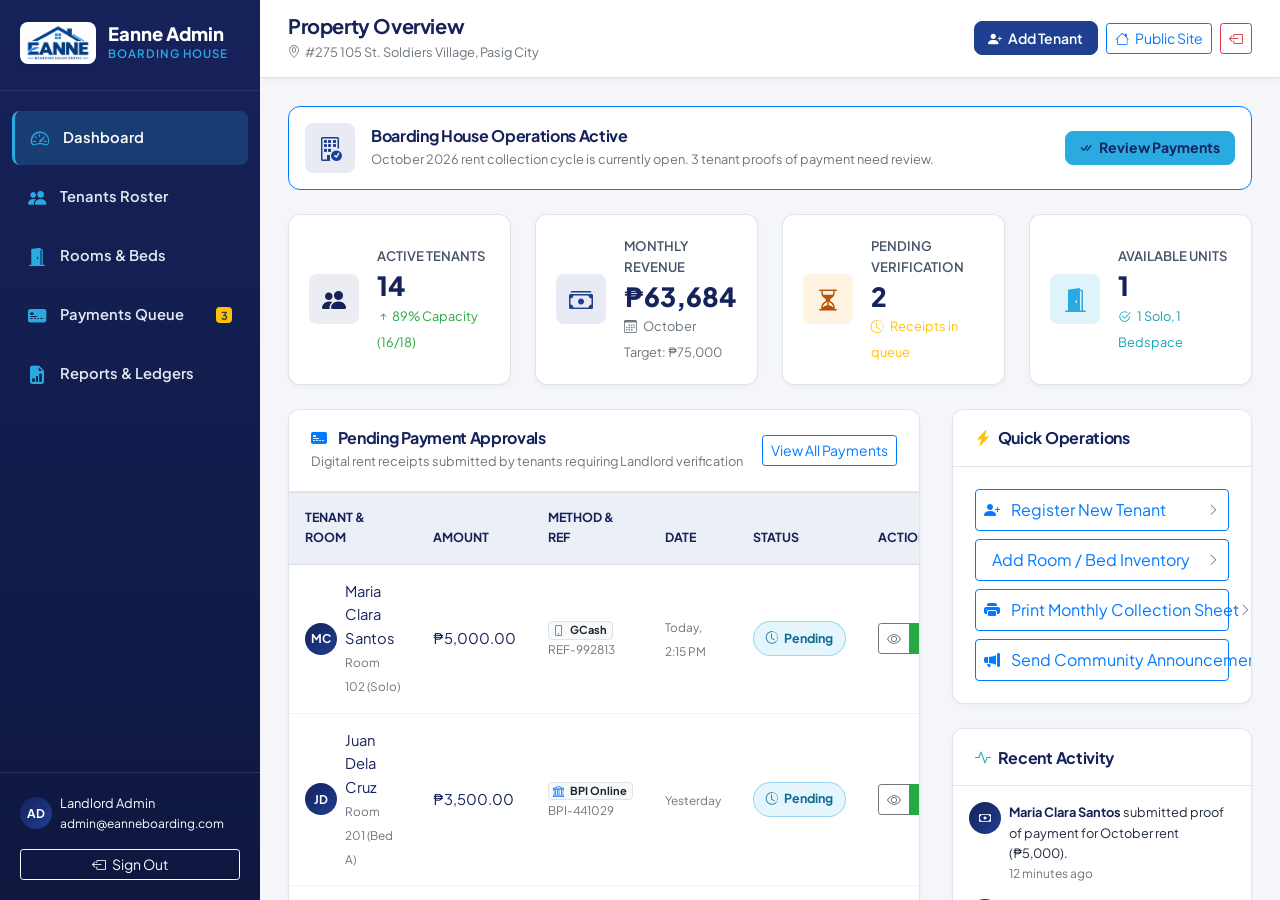
<file: pages/admin-dashboard.html>
<!DOCTYPE html>
<html lang="en">
<head>
  <meta charset="UTF-8">
  <meta name="viewport" content="width=device-width, initial-scale=1.0">
  <title>Admin Dashboard | Eanne Boarding House Rental</title>
  <meta name="description" content="Landlord & Administrator Management Console for Eanne Boarding House Pasig.">
  
  <!-- Bootstrap 4.1.3 CSS & Icons -->
  <link rel="stylesheet" href="https://cdn.jsdelivr.net/npm/bootstrap@4.1.3/dist/css/bootstrap.min.css">
  <link rel="stylesheet" href="https://cdn.jsdelivr.net/npm/bootstrap-icons@1.11.3/font/bootstrap-icons.min.css">
  
  <!-- Custom Design System -->
  <link rel="stylesheet" href="../assets/css/style.css">
</head>
<body>

  <div class="dashboard-wrapper">
    <!-- Sticky Sidebar -->
    <aside class="dashboard-sidebar">
      <div class="sidebar-header">
        <a class="ebh-brand dark" href="../index.html">
          <div class="ebh-logo-mark" title="Eanne Boarding House">
            <img src="../assets/img/795286329_1754004695838265_6753877283478212113_n.png" alt="EBH Logo">
          </div>
          <div class="ebh-brand-text">
            <span class="ebh-brand-title text-white">Eanne Admin</span>
            <span class="ebh-brand-subtitle">Boarding House</span>
          </div>
        </a>
      </div>

      <nav class="sidebar-nav">
        <a href="admin-dashboard.html" class="sidebar-link active"><i class="bi bi-speedometer2"></i><span>Dashboard</span></a>
        <a href="tenants.html" class="sidebar-link"><i class="bi bi-people-fill"></i><span>Tenants Roster</span></a>
        <a href="rooms.html" class="sidebar-link"><i class="bi bi-door-open-fill"></i><span>Rooms & Beds</span></a>
        <a href="payments.html" class="sidebar-link"><i class="bi bi-credit-card-2-front-fill"></i><span>Payments Queue</span> <span class="badge badge-warning text-dark ml-auto" id="pendingQueueBadge">3</span></a>
        <a href="reports.html" class="sidebar-link"><i class="bi bi-file-earmark-bar-graph-fill"></i><span>Reports & Ledgers</span></a>
      </nav>

      <div class="sidebar-footer">
        <div class="d-flex align-items-center gap-2 mb-3">
          <div class="avatar-circle sm">AD</div>
          <div class="overflow-hidden">
            <div class="small fw-bold text-white text-truncate">Landlord Admin</div>
            <div class="small text-white-50 text-truncate" style="font-size:0.75rem;">admin@eanneboarding.com</div>
          </div>
        </div>
        <a href="login.html" class="btn btn-outline-light btn-sm w-100"><i class="bi bi-box-arrow-left me-1"></i> Sign Out</a>
      </div>
    </aside>

    <!-- Main Content Area -->
    <div class="dashboard-main">
      <!-- Topbar -->
      <header class="dashboard-topbar">
        <div class="d-flex align-items-center gap-3">
          <button class="btn btn-sm btn-outline-secondary d-lg-none" type="button" id="sidebarToggleBtn"><i class="bi bi-list fs-5"></i></button>
          <div>
            <h5 class="mb-0 fw-bold text-navy">Property Overview</h5>
            <small class="text-muted d-none d-sm-inline"><i class="bi bi-geo-alt me-1"></i>#275 105 St. Soldiers Village, Pasig City</small>
          </div>
        </div>
        <div class="d-flex align-items-center gap-2">
          <button type="button" class="btn btn-sm btn-ebh-primary" data-toggle="modal" data-target="#addTenantModal">
            <i class="bi bi-person-plus-fill me-1"></i> Add Tenant
          </button>
          <a href="../index.html" class="btn btn-sm btn-outline-primary d-none d-md-inline-block"><i class="bi bi-house me-1"></i> Public Site</a>
          <a href="login.html" class="btn btn-sm btn-outline-danger" title="Sign Out"><i class="bi bi-box-arrow-left"></i></a>
        </div>
      </header>

      <!-- Dashboard Content -->
      <main class="dashboard-content">
        <!-- Welcome Alert Banner -->
        <div class="alert alert-primary bg-white border-primary shadow-sm rounded-3 mb-4 d-flex flex-wrap align-items-center justify-content-between p-3">
          <div class="d-flex align-items-center gap-3">
            <div class="kpi-icon blue"><i class="bi bi-building-check"></i></div>
            <div>
              <h6 class="fw-bold text-navy mb-1">Boarding House Operations Active</h6>
              <p class="small text-muted mb-0">October 2026 rent collection cycle is currently open. 3 tenant proofs of payment need review.</p>
            </div>
          </div>
          <div class="mt-2 mt-sm-0">
            <a href="payments.html" class="btn btn-sm btn-ebh-accent fw-bold"><i class="bi bi-check-all me-1"></i> Review Payments</a>
          </div>
        </div>

        <!-- 4 KPI Stat Cards with Animated Counters -->
        <div class="row g-3 mb-4">
          <div class="col-sm-6 col-xl-3">
            <div class="kpi-card h-100">
              <div class="kpi-icon navy"><i class="bi bi-people-fill"></i></div>
              <div>
                <div class="kpi-title">Active Tenants</div>
                <div class="kpi-value text-navy" data-counter="16">16</div>
                <small class="text-success fw-semibold"><i class="bi bi-arrow-up-short"></i> 89% Capacity (16/18)</small>
              </div>
            </div>
          </div>
          <div class="col-sm-6 col-xl-3">
            <div class="kpi-card h-100">
              <div class="kpi-icon blue"><i class="bi bi-cash-stack"></i></div>
              <div>
                <div class="kpi-title">Monthly Revenue</div>
                <div class="kpi-value text-navy" data-counter="68500" data-prefix="₱">₱68,500</div>
                <small class="text-muted"><i class="bi bi-calendar3 me-1"></i> October Target: ₱75,000</small>
              </div>
            </div>
          </div>
          <div class="col-sm-6 col-xl-3">
            <div class="kpi-card h-100">
              <div class="kpi-icon warning"><i class="bi bi-hourglass-split"></i></div>
              <div>
                <div class="kpi-title">Pending Verification</div>
                <div class="kpi-value text-navy" data-counter="3" id="queueBadgeCount">3</div>
                <small class="text-warning fw-semibold"><i class="bi bi-clock-history me-1"></i> Receipts in queue</small>
              </div>
            </div>
          </div>
          <div class="col-sm-6 col-xl-3">
            <div class="kpi-card h-100">
              <div class="kpi-icon accent"><i class="bi bi-door-open-fill"></i></div>
              <div>
                <div class="kpi-title">Available Units</div>
                <div class="kpi-value text-navy" data-counter="2">2</div>
                <small class="text-info fw-semibold"><i class="bi bi-check2-circle me-1"></i> 1 Solo, 1 Bedspace</small>
              </div>
            </div>
          </div>
        </div>

        <!-- Main 2-Column Content -->
        <div class="row g-4">
          <!-- Left Column: Pending Payments Verification Queue -->
          <div class="col-xl-8">
            <div class="ebh-card mb-4">
              <div class="ebh-card-header">
                <div>
                  <h6 class="fw-bold text-navy mb-0"><i class="bi bi-credit-card-2-front-fill me-2 text-primary"></i> Pending Payment Approvals</h6>
                  <small class="text-muted">Digital rent receipts submitted by tenants requiring Landlord verification</small>
                </div>
                <a href="payments.html" class="btn btn-sm btn-outline-primary">View All Payments</a>
              </div>
              <div class="table-responsive">
                <table class="table table-ebh table-hover mb-0" id="adminPendingTable">
                  <thead>
                    <tr>
                      <th>Tenant & Room</th>
                      <th>Amount</th>
                      <th>Method & Ref</th>
                      <th>Date</th>
                      <th>Status</th>
                      <th class="text-end">Actions</th>
                    </tr>
                  </thead>
                  <tbody>
                    <!-- Row 1 -->
                    <tr id="payment-row-101">
                      <td>
                        <div class="d-flex align-items-center gap-2">
                          <div class="avatar-circle sm">MC</div>
                          <div>
                            <span class="fw-bold text-navy d-block">Maria Clara Santos</span>
                            <small class="text-muted">Room 102 (Solo)</small>
                          </div>
                        </div>
                      </td>
                      <td class="fw-bold text-navy">₱5,000.00</td>
                      <td>
                        <span class="badge badge-light border"><i class="bi bi-phone text-primary me-1"></i> GCash</span>
                        <small class="d-block text-muted">REF-992813</small>
                      </td>
                      <td><small class="text-muted">Today, 2:15 PM</small></td>
                      <td class="status-col"><span class="badge-ebh badge-pending"><i class="bi bi-clock-history"></i> Pending</span></td>
                      <td class="text-end">
                        <div class="action-btn-group btn-group btn-group-sm">
                          <button class="btn btn-outline-secondary" title="View Receipt" onclick="previewReceiptModal('992813', 'Maria Clara Santos', 'Room 102 (Solo)', '5000', 'Oct 2, 2026', 'GCash Transfer', 'REF-992813')"><i class="bi bi-eye"></i></button>
                          <button class="btn btn-success" title="Approve Payment" onclick="processPayment('101', 'approved')"><i class="bi bi-check-lg"></i></button>
                          <button class="btn btn-outline-danger" title="Reject Payment" onclick="processPayment('101', 'rejected')"><i class="bi bi-x-lg"></i></button>
                        </div>
                      </td>
                    </tr>
                    <!-- Row 2 -->
                    <tr id="payment-row-102">
                      <td>
                        <div class="d-flex align-items-center gap-2">
                          <div class="avatar-circle sm">JD</div>
                          <div>
                            <span class="fw-bold text-navy d-block">Juan Dela Cruz</span>
                            <small class="text-muted">Room 201 (Bed A)</small>
                          </div>
                        </div>
                      </td>
                      <td class="fw-bold text-navy">₱3,500.00</td>
                      <td>
                        <span class="badge badge-light border"><i class="bi bi-bank text-primary me-1"></i> BPI Online</span>
                        <small class="d-block text-muted">BPI-441029</small>
                      </td>
                      <td><small class="text-muted">Yesterday</small></td>
                      <td class="status-col"><span class="badge-ebh badge-pending"><i class="bi bi-clock-history"></i> Pending</span></td>
                      <td class="text-end">
                        <div class="action-btn-group btn-group btn-group-sm">
                          <button class="btn btn-outline-secondary" title="View Receipt" onclick="previewReceiptModal('441029', 'Juan Dela Cruz', 'Room 201 (Bed A)', '3500', 'Oct 1, 2026', 'BPI Online', 'BPI-441029')"><i class="bi bi-eye"></i></button>
                          <button class="btn btn-success" title="Approve Payment" onclick="processPayment('102', 'approved')"><i class="bi bi-check-lg"></i></button>
                          <button class="btn btn-outline-danger" title="Reject Payment" onclick="processPayment('102', 'rejected')"><i class="bi bi-x-lg"></i></button>
                        </div>
                      </td>
                    </tr>
                    <!-- Row 3 -->
                    <tr id="payment-row-103">
                      <td>
                        <div class="d-flex align-items-center gap-2">
                          <div class="avatar-circle sm">AB</div>
                          <div>
                            <span class="fw-bold text-navy d-block">Ana Bautista</span>
                            <small class="text-muted">Room 104 (Solo)</small>
                          </div>
                        </div>
                      </td>
                      <td class="fw-bold text-navy">₱5,000.00</td>
                      <td>
                        <span class="badge badge-light border"><i class="bi bi-phone text-primary me-1"></i> GCash</span>
                        <small class="d-block text-muted">REF-883719</small>
                      </td>
                      <td><small class="text-muted">Oct 1, 2026</small></td>
                      <td class="status-col"><span class="badge-ebh badge-pending"><i class="bi bi-clock-history"></i> Pending</span></td>
                      <td class="text-end">
                        <div class="action-btn-group btn-group btn-group-sm">
                          <button class="btn btn-outline-secondary" title="View Receipt" onclick="previewReceiptModal('883719', 'Ana Bautista', 'Room 104 (Solo)', '5000', 'Oct 1, 2026', 'GCash Transfer', 'REF-883719')"><i class="bi bi-eye"></i></button>
                          <button class="btn btn-success" title="Approve Payment" onclick="processPayment('103', 'approved')"><i class="bi bi-check-lg"></i></button>
                          <button class="btn btn-outline-danger" title="Reject Payment" onclick="processPayment('103', 'rejected')"><i class="bi bi-x-lg"></i></button>
                        </div>
                      </td>
                    </tr>
                  </tbody>
                </table>
              </div>
            </div>

            <!-- Floor Occupancy Progress & Visual Status -->
            <div class="ebh-card">
              <div class="ebh-card-header">
                <h6 class="fw-bold text-navy mb-0"><i class="bi bi-grid-3x3-gap-fill me-2 text-primary"></i> Floor-by-Floor Occupancy</h6>
                <a href="rooms.html" class="btn btn-sm btn-outline-primary">Manage Rooms</a>
              </div>
              <div class="ebh-card-body">
                <div class="mb-4">
                  <div class="d-flex justify-content-between small fw-semibold mb-1">
                    <span>1st Floor (Solo Rooms 101 - 106)</span>
                    <span class="text-navy">5 of 6 Occupied (83%)</span>
                  </div>
                  <div class="progress" style="height: 10px;">
                    <div class="progress-bar bg-primary" role="progressbar" style="width: 83%;" aria-valuenow="83" aria-valuemin="0" aria-valuemax="100"></div>
                  </div>
                  <div class="d-flex gap-2 mt-2 flex-wrap">
                    <span class="badge-ebh badge-paid small"><i class="bi bi-door-closed"></i> Rm 101 (Occ)</span>
                    <span class="badge-ebh badge-paid small"><i class="bi bi-door-closed"></i> Rm 102 (Occ)</span>
                    <span class="badge-ebh badge-verified small"><i class="bi bi-door-open"></i> Rm 103 (Available)</span>
                    <span class="badge-ebh badge-paid small"><i class="bi bi-door-closed"></i> Rm 104 (Occ)</span>
                    <span class="badge-ebh badge-paid small"><i class="bi bi-door-closed"></i> Rm 105 (Occ)</span>
                    <span class="badge-ebh badge-paid small"><i class="bi bi-door-closed"></i> Rm 106 (Occ)</span>
                  </div>
                </div>

                <div>
                  <div class="d-flex justify-content-between small fw-semibold mb-1">
                    <span>2nd Floor (Bedspaces & Solo Units 201 - 206)</span>
                    <span class="text-navy">11 of 12 Beds Occupied (92%)</span>
                  </div>
                  <div class="progress" style="height: 10px;">
                    <div class="progress-bar bg-info" role="progressbar" style="width: 92%;" aria-valuenow="92" aria-valuemin="0" aria-valuemax="100"></div>
                  </div>
                  <div class="d-flex gap-2 mt-2 flex-wrap">
                    <span class="badge-ebh badge-paid small"><i class="bi bi-door-closed"></i> Rm 201 (Bed A&B)</span>
                    <span class="badge-ebh badge-paid small"><i class="bi bi-door-closed"></i> Rm 202 (Bed A&B)</span>
                    <span class="badge-ebh badge-verified small"><i class="bi bi-door-open"></i> Rm 203 (Bed B Open)</span>
                    <span class="badge-ebh badge-paid small"><i class="bi bi-door-closed"></i> Rm 204 (Solo Occ)</span>
                    <span class="badge-ebh badge-paid small"><i class="bi bi-door-closed"></i> Rm 205 (Solo Occ)</span>
                    <span class="badge-ebh badge-paid small"><i class="bi bi-door-closed"></i> Rm 206 (Bed A&B)</span>
                  </div>
                </div>
              </div>
            </div>
          </div>

          <!-- Right Column: Quick Announcements & Recent Activity -->
          <div class="col-xl-4">
            <!-- Quick Actions Card -->
            <div class="ebh-card mb-4">
              <div class="ebh-card-header">
                <h6 class="fw-bold text-navy mb-0"><i class="bi bi-lightning-charge-fill me-1 text-warning"></i> Quick Operations</h6>
              </div>
              <div class="ebh-card-body d-flex flex-column gap-2">
                <button type="button" class="btn btn-outline-primary text-start d-flex align-items-center justify-content-between p-2" data-toggle="modal" data-target="#addTenantModal">
                  <span><i class="bi bi-person-plus-fill me-2 text-primary"></i> Register New Tenant</span>
                  <i class="bi bi-chevron-right text-muted small"></i>
                </button>
                <button type="button" class="btn btn-outline-primary text-start d-flex align-items-center justify-content-between p-2" data-toggle="modal" data-target="#addRoomModal">
                  <span><i class="bi bi-door-plus-fill me-2 text-primary"></i> Add Room / Bed Inventory</span>
                  <i class="bi bi-chevron-right text-muted small"></i>
                </button>
                <a href="reports.html" class="btn btn-outline-primary text-start d-flex align-items-center justify-content-between p-2">
                  <span><i class="bi bi-printer-fill me-2 text-primary"></i> Print Monthly Collection Sheet</span>
                  <i class="bi bi-chevron-right text-muted small"></i>
                </a>
                <button type="button" class="btn btn-outline-primary text-start d-flex align-items-center justify-content-between p-2" onclick="showToast('Broadcast Sent', 'Notice sent to all 16 tenant accounts.', 'info')">
                  <span><i class="bi bi-megaphone-fill me-2 text-primary"></i> Send Community Announcement</span>
                  <i class="bi bi-chevron-right text-muted small"></i>
                </button>
              </div>
            </div>

            <!-- Recent Activity Feed -->
            <div class="ebh-card">
              <div class="ebh-card-header">
                <h6 class="fw-bold text-navy mb-0"><i class="bi bi-activity me-1 text-info"></i> Recent Activity</h6>
              </div>
              <div class="ebh-card-body p-3">
                <div class="d-flex flex-column gap-3 small">
                  <div class="d-flex gap-2">
                    <div class="avatar-circle sm bg-success text-white"><i class="bi bi-cash"></i></div>
                    <div>
                      <strong class="text-navy">Maria Clara Santos</strong> submitted proof of payment for October rent (₱5,000).
                      <div class="text-muted" style="font-size:0.75rem;">12 minutes ago</div>
                    </div>
                  </div>
                  <div class="d-flex gap-2">
                    <div class="avatar-circle sm bg-primary text-white"><i class="bi bi-person"></i></div>
                    <div>
                      <strong class="text-navy">Juan Dela Cruz</strong> renewed bedspace lease contract for 6 months.
                      <div class="text-muted" style="font-size:0.75rem;">3 hours ago</div>
                    </div>
                  </div>
                  <div class="d-flex gap-2">
                    <div class="avatar-circle sm bg-warning text-dark"><i class="bi bi-tools"></i></div>
                    <div>
                      <strong>Caretaker Kuya Boy</strong> completed water filter replacement on 2nd floor sink.
                      <div class="text-muted" style="font-size:0.75rem;">Yesterday, 4:30 PM</div>
                    </div>
                  </div>
                  <div class="d-flex gap-2">
                    <div class="avatar-circle sm bg-info text-white"><i class="bi bi-shield-lock"></i></div>
                    <div>
                      Night perimeter lighting inspection completed.
                      <div class="text-muted" style="font-size:0.75rem;">Oct 1, 2026</div>
                    </div>
                  </div>
                </div>
              </div>
            </div>
          </div>
        </div>
      </main>
    </div>
  </div>

  <!-- Modal: Add New Tenant -->
  <div class="modal fade" id="addTenantModal" tabindex="-1" role="dialog" aria-hidden="true">
    <div class="modal-dialog modal-dialog-centered" role="document">
      <div class="modal-content border-0 shadow-lg">
        <div class="modal-header bg-navy text-white">
          <h5 class="modal-title fw-bold text-white mb-0"><i class="bi bi-person-plus-fill me-2"></i> Register New Tenant</h5>
          <button type="button" class="close text-white border-0 bg-transparent" data-dismiss="modal" aria-label="Close">
            <span aria-hidden="true">&times;</span>
          </button>
        </div>
        <form id="addTenantForm">
          <div class="modal-body p-4">
            <div class="row g-3">
              <div class="col-12">
                <label for="newTenantName" class="form-label small fw-bold text-navy">Full Legal Name</label>
                <input type="text" class="form-control" id="newTenantName" required placeholder="e.g. Roberto Gomez">
              </div>
              <div class="col-md-6">
                <label for="newTenantContact" class="form-label small fw-bold text-navy">Mobile / Contact Number</label>
                <input type="tel" class="form-control" id="newTenantContact" required placeholder="0917-123-4567">
              </div>
              <div class="col-md-6">
                <label for="newTenantMoveIn" class="form-label small fw-bold text-navy">Move-in Date</label>
                <input type="date" class="form-control" id="newTenantMoveIn" required>
              </div>
              <div class="col-md-6">
                <label for="newTenantRoom" class="form-label small fw-bold text-navy">Room / Bed Assignment</label>
                <select class="form-control" id="newTenantRoom" required>
                  <option value="Room 103 (Solo)">Room 103 (1st Floor Solo)</option>
                  <option value="Room 203 (Bed B)">Room 203 - Bed B (2nd Floor Shared)</option>
                  <option value="Room 107 (Solo)">Room 107 (1st Floor Solo)</option>
                </select>
              </div>
              <div class="col-md-6">
                <label for="newTenantType" class="form-label small fw-bold text-navy">Room Classification</label>
                <select class="form-control" id="newTenantType">
                  <option value="Solo Room">Solo Room</option>
                  <option value="Bedspace">Bedspace</option>
                  <option value="Deluxe Solo">Deluxe Solo</option>
                </select>
              </div>
              <div class="col-md-6">
                <label for="newTenantRent" class="form-label small fw-bold text-navy">Monthly Rent (₱)</label>
                <input type="number" class="form-control" id="newTenantRent" required value="5000">
              </div>
              <div class="col-md-6">
                <label class="form-label small fw-bold text-navy">Utilities Inclusions</label>
                <input type="text" class="form-control bg-light" readonly value="Water & Electricity Included">
              </div>
            </div>
          </div>
          <div class="modal-footer bg-light">
            <button type="button" class="btn btn-secondary btn-sm" data-dismiss="modal">Cancel</button>
            <button type="submit" class="btn btn-ebh-primary btn-sm"><i class="bi bi-check-circle me-1"></i> Save & Assign Tenant</button>
          </div>
        </form>
      </div>
    </div>
  </div>

  <!-- Modal: Add Room Inventory -->
  <div class="modal fade" id="addRoomModal" tabindex="-1" role="dialog" aria-hidden="true">
    <div class="modal-dialog modal-dialog-centered" role="document">
      <div class="modal-content border-0 shadow-lg">
        <div class="modal-header bg-navy text-white">
          <h5 class="modal-title fw-bold text-white mb-0"><i class="bi bi-door-plus-fill me-2"></i> Add Room / Bed Unit</h5>
          <button type="button" class="close text-white border-0 bg-transparent" data-dismiss="modal" aria-label="Close">
            <span aria-hidden="true">&times;</span>
          </button>
        </div>
        <form id="addRoomForm">
          <div class="modal-body p-4">
            <div class="row g-3">
              <div class="col-md-6">
                <label for="newRoomNumber" class="form-label small fw-bold text-navy">Room Number / Identifier</label>
                <input type="text" class="form-control" id="newRoomNumber" required placeholder="e.g. Room 107">
              </div>
              <div class="col-md-6">
                <label for="newRoomFloor" class="form-label small fw-bold text-navy">Floor Level</label>
                <select class="form-control" id="newRoomFloor" required>
                  <option value="1st-floor">1st Floor</option>
                  <option value="2nd-floor">2nd Floor</option>
                </select>
              </div>
              <div class="col-md-6">
                <label for="newRoomType" class="form-label small fw-bold text-navy">Unit Category</label>
                <select class="form-control" id="newRoomType" required>
                  <option value="Solo">Solo Unit</option>
                  <option value="Bedspace">Bedspace Shared</option>
                  <option value="Deluxe">Deluxe Studio</option>
                </select>
              </div>
              <div class="col-md-6">
                <label for="newRoomRate" class="form-label small fw-bold text-navy">Monthly Rate (₱)</label>
                <input type="number" class="form-control" id="newRoomRate" required value="5000">
              </div>
              <div class="col-12">
                <label for="newRoomCapacity" class="form-label small fw-bold text-navy">Maximum Occupants</label>
                <input type="number" class="form-control" id="newRoomCapacity" value="1" min="1" max="4">
              </div>
            </div>
          </div>
          <div class="modal-footer bg-light">
            <button type="button" class="btn btn-secondary btn-sm" data-dismiss="modal">Cancel</button>
            <button type="submit" class="btn btn-ebh-primary btn-sm"><i class="bi bi-save me-1"></i> Add to Room Inventory</button>
          </div>
        </form>
      </div>
    </div>
  </div>

  <!-- Full jQuery 3.7.1, Popper.js, Bootstrap 4.1.3 JS -->
  <script src="https://cdn.jsdelivr.net/npm/jquery@3.7.1/dist/jquery.min.js"></script>
  <script src="https://cdn.jsdelivr.net/npm/popper.js@1.14.3/dist/umd/popper.min.js"></script>
  <script src="https://cdn.jsdelivr.net/npm/bootstrap@4.1.3/dist/js/bootstrap.min.js"></script>
  <script src="../assets/js/script.js"></script>
</body>
</html>
</file>
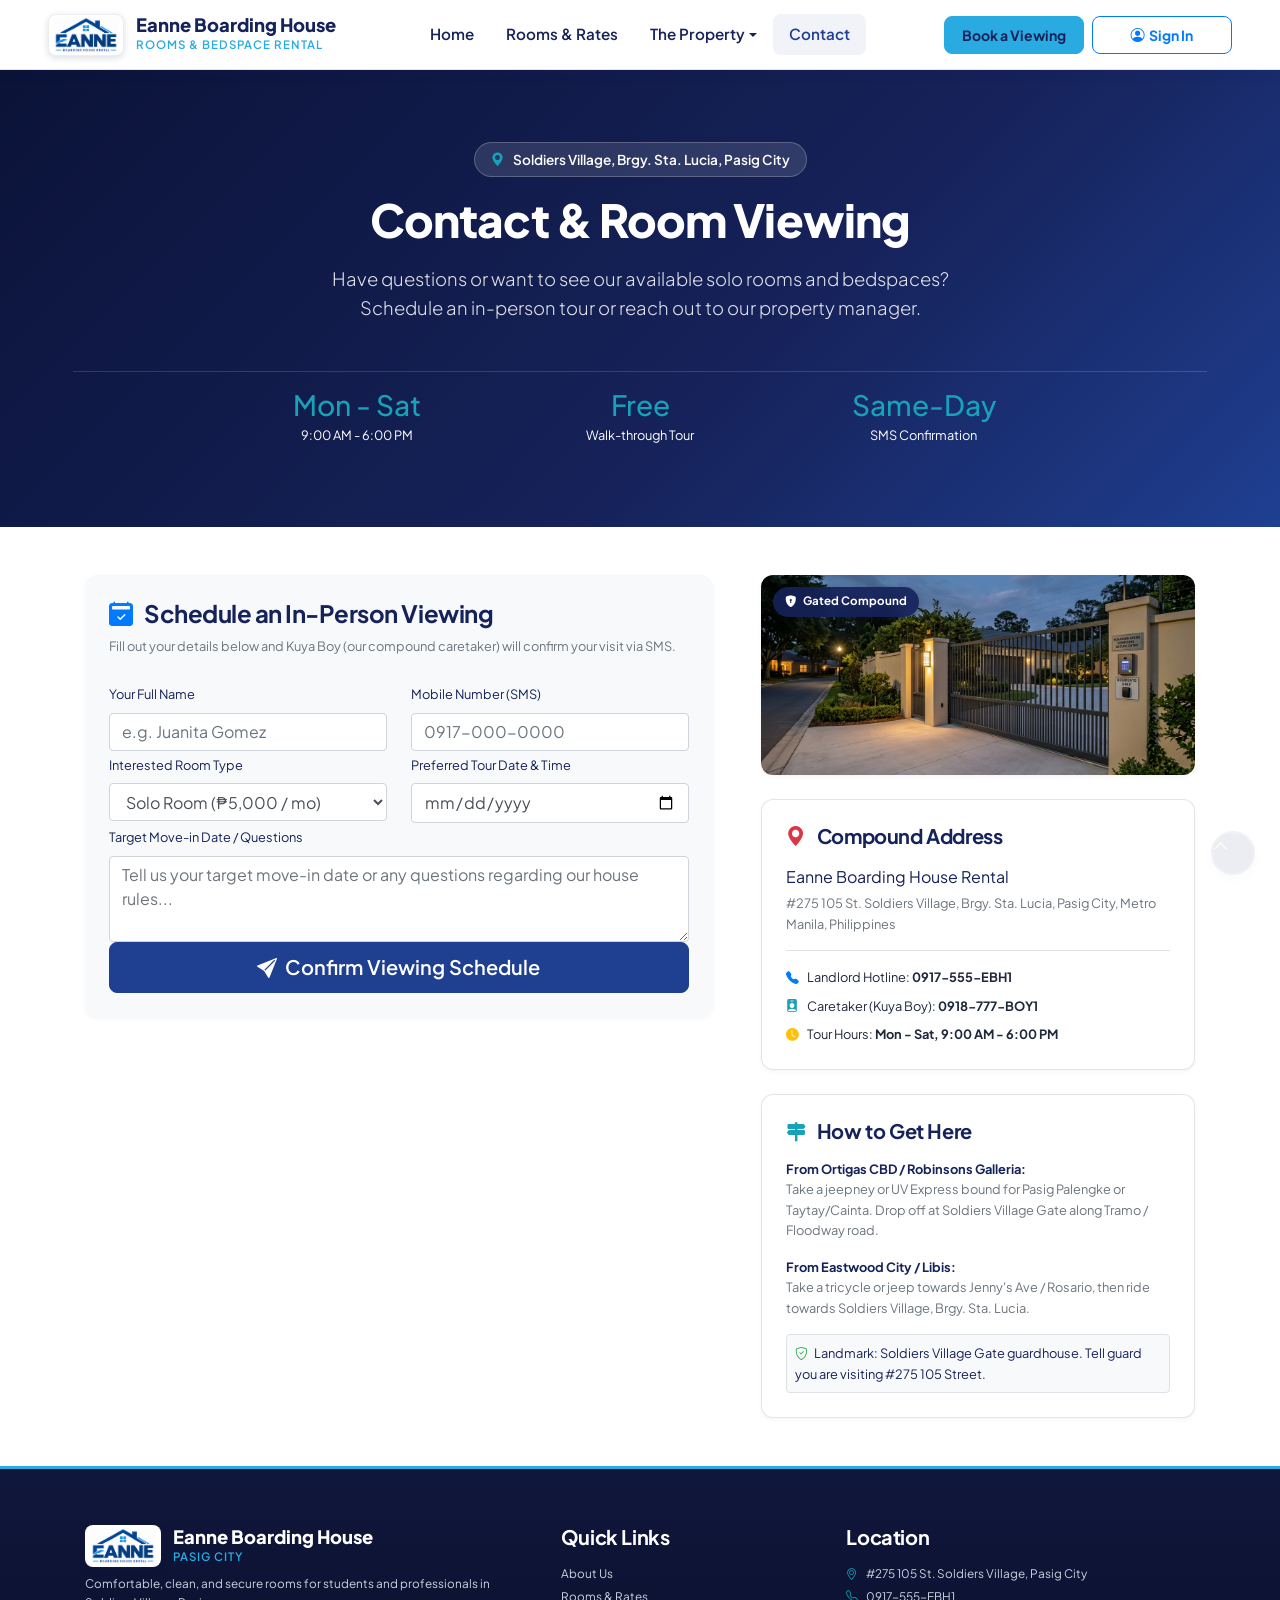
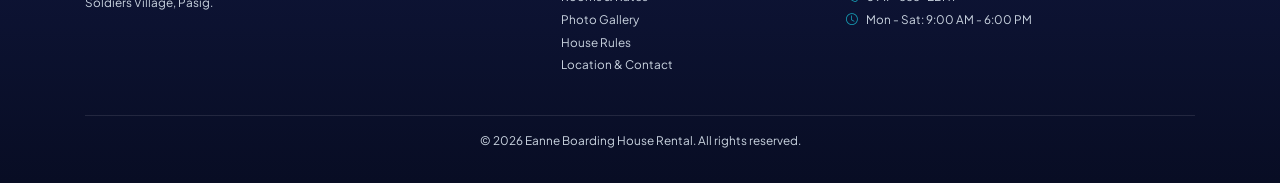
<file: pages/contact.html>
<!DOCTYPE html>
<html lang="en">
<head>
  <meta charset="UTF-8">
  <meta name="viewport" content="width=device-width, initial-scale=1.0">
  <title>Contact & Schedule a Viewing | Eanne Boarding House Pasig</title>
  <meta name="description" content="Contact Eanne Boarding House in Soldiers Village, Pasig City. Inquire about rooms or schedule an in-person viewing tour.">
  
  <!-- Bootstrap 4.1.3 CSS & Icons -->
  <link rel="stylesheet" href="https://cdn.jsdelivr.net/npm/bootstrap@4.1.3/dist/css/bootstrap.min.css">
  <link rel="stylesheet" href="https://cdn.jsdelivr.net/npm/bootstrap-icons@1.11.3/font/bootstrap-icons.min.css">
  
  <!-- Custom Design System -->
  <link rel="stylesheet" href="../assets/css/style.css">
</head>
<body>

  <!-- Navigation -->
  <header class="sticky-top">
    <nav class="navbar navbar-expand-lg navbar-ebh" id="mainNavbar">
      <div class="container-fluid px-3 px-xl-5">
        <a class="ebh-brand" href="../index.html">
          <div class="ebh-logo-mark" title="Eanne Boarding House Rental">
            <img src="../assets/img/795286329_1754004695838265_6753877283478212113_n.png" alt="Eanne Boarding House Rental Logo">
          </div>
          <div class="ebh-brand-text">
            <span class="ebh-brand-title">Eanne Boarding House</span>
            <span class="ebh-brand-subtitle d-none d-sm-block">Rooms & Bedspace Rental</span>
          </div>
        </a>
        <button class="navbar-toggler" type="button" data-toggle="collapse" data-target="#navbarContent" aria-controls="navbarContent" aria-expanded="false" aria-label="Toggle navigation">
          <span class="navbar-toggler-icon"></span>
        </button>
        <div class="collapse navbar-collapse" id="navbarContent">
          <ul class="navbar-nav mx-auto mb-2 mb-lg-0 align-items-lg-center">
            <li class="nav-item"><a class="nav-link" href="../index.html">Home</a></li>
            <li class="nav-item"><a class="nav-link" href="accommodations.html">Rooms & Rates</a></li>
            <li class="nav-item dropdown">
              <a class="nav-link dropdown-toggle" href="#" data-toggle="dropdown">The Property</a>
              <ul class="dropdown-menu shadow">
                <li><a class="dropdown-item" href="about.html"><i class="bi bi-building"></i> About Us</a></li>
                <li><a class="dropdown-item" href="gallery.html"><i class="bi bi-images"></i> Photo Gallery</a></li>
                <li><a class="dropdown-item" href="house-rules.html"><i class="bi bi-shield-check"></i> House Rules</a></li>
                <li><hr class="dropdown-divider"></li>
                <li><a class="dropdown-item active" href="contact.html"><i class="bi bi-geo-alt-fill"></i> Location</a></li>
              </ul>
            </li>
            <li class="nav-item"><a class="nav-link active" href="contact.html">Contact</a></li>
          </ul>
          <div class="d-flex align-items-center gap-2">
            <a href="#viewingFormSection" class="btn btn-ebh-accent btn-sm px-3 fw-bold">Book a Viewing</a>
            <a href="login.html" class="btn btn-outline-primary btn-sm px-3"><i class="bi bi-person-circle me-1"></i> Sign In</a>
          </div>
        </div>
      </div>
    </nav>
  </header>

  <main>
    <!-- Hero Section -->
    <section class="hero-ebh" id="heroSection">
      <div class="container text-center">
        <div class="hero-pill-badge">
          <i class="bi bi-geo-alt-fill text-info"></i> Soldiers Village, Brgy. Sta. Lucia, Pasig City
        </div>
        <h1 class="display-4 fw-bold mb-3 text-white">Contact & Room Viewing</h1>
        <p class="lead mb-4 mx-auto" style="max-width: 650px;">
          Have questions or want to see our available solo rooms and bedspaces? Schedule an in-person tour or reach out to our property manager.
        </p>
        <div class="row mt-5 pt-3 border-top border-white border-opacity-15 text-white g-3 justify-content-center">
          <div class="col-4 col-md-3"><div class="h3 fw-bold mb-0 text-info">Mon - Sat</div><small class="opacity-75">9:00 AM - 6:00 PM</small></div>
          <div class="col-4 col-md-3"><div class="h3 fw-bold mb-0 text-info">Free</div><small class="opacity-75">Walk-through Tour</small></div>
          <div class="col-4 col-md-3"><div class="h3 fw-bold mb-0 text-info">Same-Day</div><small class="opacity-75">SMS Confirmation</small></div>
        </div>
      </div>
    </section>

    <!-- Main Contact & Booking Section -->
    <section class="py-5 bg-white" id="viewingFormSection">
      <div class="container">
        <div class="row g-5">
          <!-- Left: In-Person Viewing Booking Form -->
          <div class="col-lg-7">
            <div class="ebh-card p-4 shadow-sm border-0 bg-light">
              <h4 class="fw-bold text-navy mb-2"><i class="bi bi-calendar2-check-fill me-2 text-primary"></i> Schedule an In-Person Viewing</h4>
              <p class="text-muted small mb-4">Fill out your details below and Kuya Boy (our compound caretaker) will confirm your visit via SMS.</p>

              <!-- Success Alert (Hidden until submission) -->
              <div class="alert alert-success border-success" id="contactSuccessAlert" style="display:none;">
                <h6 class="fw-bold text-success mb-1"><i class="bi bi-check-circle-fill me-1"></i> Viewing Request Confirmed!</h6>
                <p class="small mb-0">Thank you! Your schedule request has been logged. Our caretaker will text you at your provided mobile number.</p>
              </div>

              <form id="contactViewingForm">
                <div class="row g-3">
                  <div class="col-md-6">
                    <label for="contactFullName" class="form-label small fw-bold text-navy">Your Full Name</label>
                    <input type="text" class="form-control" id="contactFullName" required placeholder="e.g. Juanita Gomez">
                  </div>
                  <div class="col-md-6">
                    <label for="contactMobile" class="form-label small fw-bold text-navy">Mobile Number (SMS)</label>
                    <input type="tel" class="form-control" id="contactMobile" required placeholder="0917-000-0000">
                  </div>
                  <div class="col-md-6">
                    <label for="contactRoomType" class="form-label small fw-bold text-navy">Interested Room Type</label>
                    <select class="form-control" id="contactRoomType">
                      <option value="Solo Room">Solo Room (₱5,000 / mo)</option>
                      <option value="Bedspace">Bedspace Shared (₱3,500 / mo)</option>
                      <option value="Either">Open to Either / Inquiry</option>
                    </select>
                  </div>
                  <div class="col-md-6">
                    <label for="contactPreferredDate" class="form-label small fw-bold text-navy">Preferred Tour Date & Time</label>
                    <input type="date" class="form-control" id="contactPreferredDate" required>
                  </div>
                  <div class="col-12">
                    <label for="contactNotes" class="form-label small fw-bold text-navy">Target Move-in Date / Questions</label>
                    <textarea class="form-control" id="contactNotes" rows="3" placeholder="Tell us your target move-in date or any questions regarding our house rules..."></textarea>
                  </div>
                  <div class="col-12">
                    <button type="submit" class="btn btn-ebh-primary btn-lg w-100 fw-bold shadow-sm">
                      <i class="bi bi-send-fill me-1"></i> Confirm Viewing Schedule
                    </button>
                  </div>
                </div>
              </form>
            </div>
          </div>

          <!-- Right: Location Details, Hotline, & Commute Guide -->
          <div class="col-lg-5">
            <!-- Gated Compound Entrance Photo -->
            <div class="ebh-card overflow-hidden mb-4 shadow-sm border-0">
              <div style="height: 200px; position: relative; overflow: hidden;">
                <img src="../assets/img/gated_entrance.jpg" alt="Soldiers Village Compound Gate" style="width: 100%; height: 100%; object-fit: cover;">
                <span class="gallery-badge-category"><i class="bi bi-shield-lock-fill me-1"></i> Gated Compound</span>
              </div>
            </div>

            <!-- Location Details -->
            <div class="ebh-card p-4 mb-4">
              <h5 class="fw-bold text-navy mb-3"><i class="bi bi-geo-alt-fill text-danger me-2"></i> Compound Address</h5>
              <p class="text-navy fw-semibold mb-1">Eanne Boarding House Rental</p>
              <p class="text-muted small mb-3">
                #275 105 St. Soldiers Village, Brgy. Sta. Lucia, Pasig City, Metro Manila, Philippines
              </p>

              <div class="d-flex flex-column gap-2 small border-top pt-3">
                <div class="d-flex align-items-center gap-2">
                  <i class="bi bi-telephone-fill text-primary"></i>
                  <span>Landlord Hotline: <strong>0917-555-EBH1</strong></span>
                </div>
                <div class="d-flex align-items-center gap-2">
                  <i class="bi bi-person-badge-fill text-info"></i>
                  <span>Caretaker (Kuya Boy): <strong>0918-777-BOY1</strong></span>
                </div>
                <div class="d-flex align-items-center gap-2">
                  <i class="bi bi-clock-fill text-warning"></i>
                  <span>Tour Hours: <strong>Mon - Sat, 9:00 AM - 6:00 PM</strong></span>
                </div>
              </div>
            </div>

            <!-- Commute Directions Guide -->
            <div class="ebh-card p-4">
              <h5 class="fw-bold text-navy mb-3"><i class="bi bi-signpost-2-fill text-info me-2"></i> How to Get Here</h5>
              <div class="d-flex flex-column gap-3 small text-muted">
                <div>
                  <strong class="text-navy d-block">From Ortigas CBD / Robinsons Galleria:</strong>
                  Take a jeepney or UV Express bound for Pasig Palengke or Taytay/Cainta. Drop off at Soldiers Village Gate along Tramo / Floodway road.
                </div>
                <div>
                  <strong class="text-navy d-block">From Eastwood City / Libis:</strong>
                  Take a tricycle or jeep towards Jenny's Ave / Rosario, then ride towards Soldiers Village, Brgy. Sta. Lucia.
                </div>
                <div class="p-2 rounded bg-light border text-navy fw-semibold">
                  <i class="bi bi-shield-check text-success me-1"></i> Landmark: Soldiers Village Gate guardhouse. Tell guard you are visiting #275 105 Street.
                </div>
              </div>
            </div>
          </div>
        </div>
      </div>
    </section>
  </main>

  <!-- Footer -->
  <footer class="footer-ebh">
    <div class="container">
      <div class="row g-4 mb-4">
        <div class="col-lg-5">
          <a class="ebh-brand dark mb-2 d-inline-flex" href="../index.html">
            <div class="ebh-logo-mark"><img src="../assets/img/795286329_1754004695838265_6753877283478212113_n.png" alt="EBH Logo"></div>
            <div class="ebh-brand-text"><span class="ebh-brand-title text-white">Eanne Boarding House</span><span class="ebh-brand-subtitle">Pasig City</span></div>
          </a>
          <p class="small text-white-50">Comfortable, clean, and secure rooms for students and professionals in Soldiers Village, Pasig.</p>
        </div>
        <div class="col-6 col-lg-3">
          <h5>Quick Links</h5>
          <ul class="list-unstyled small d-flex flex-column gap-1">
            <li><a href="about.html">About Us</a></li>
            <li><a href="accommodations.html">Rooms & Rates</a></li>
            <li><a href="gallery.html">Photo Gallery</a></li>
            <li><a href="house-rules.html">House Rules</a></li>
            <li><a href="contact.html">Location & Contact</a></li>
          </ul>
        </div>
        <div class="col-6 col-lg-4">
          <h5>Location</h5>
          <address class="small text-white-50">
            <p class="mb-1"><i class="bi bi-geo-alt text-info me-2"></i>#275 105 St. Soldiers Village, Pasig City</p>
            <p class="mb-1"><i class="bi bi-telephone text-info me-2"></i>0917-555-EBH1</p>
            <p class="mb-0"><i class="bi bi-clock text-info me-2"></i>Mon - Sat: 9:00 AM - 6:00 PM</p>
          </address>
        </div>
      </div>
      <div class="border-top border-white border-opacity-10 pt-3 text-center small text-white-50">
        <p class="mb-0">&copy; 2026 Eanne Boarding House Rental. All rights reserved.</p>
      </div>
    </div>
  </footer>

  <!-- Full jQuery 3.7.1, Popper.js, Bootstrap 4.1.3 JS -->
  <script src="https://cdn.jsdelivr.net/npm/jquery@3.7.1/dist/jquery.min.js"></script>
  <script src="https://cdn.jsdelivr.net/npm/popper.js@1.14.3/dist/umd/popper.min.js"></script>
  <script src="https://cdn.jsdelivr.net/npm/bootstrap@4.1.3/dist/js/bootstrap.min.js"></script>
  <script src="../assets/js/script.js"></script>
</body>
</html>
</file>
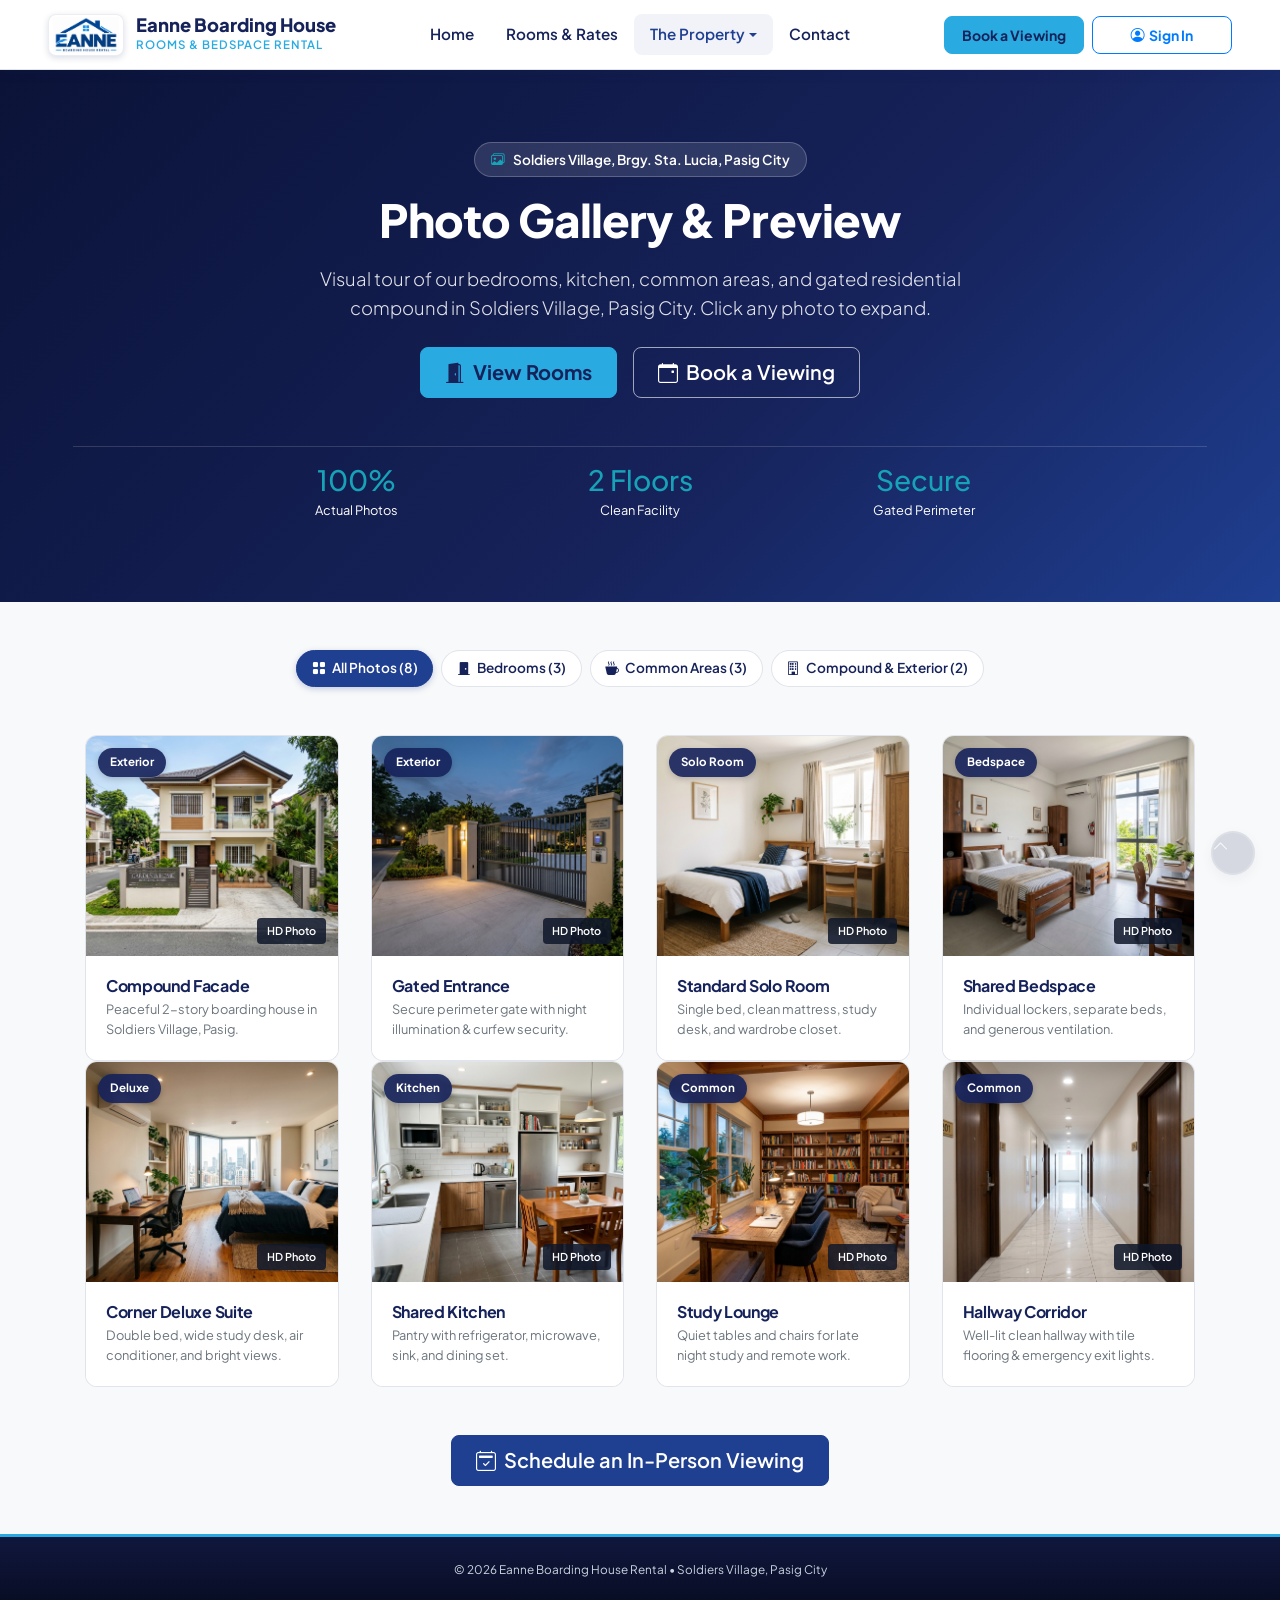
<file: pages/gallery.html>
<!DOCTYPE html>
<html lang="en">
<head>
  <meta charset="UTF-8">
  <meta name="viewport" content="width=device-width, initial-scale=1.0">
  <title>Photo Gallery | Eanne Boarding House Pasig</title>
  <meta name="description" content="Photo tour of Eanne Boarding House in Pasig City: bedrooms, kitchen, common areas, and exterior.">
  <link rel="stylesheet" href="https://cdn.jsdelivr.net/npm/bootstrap@4.1.3/dist/css/bootstrap.min.css">
  <link rel="stylesheet" href="https://cdn.jsdelivr.net/npm/bootstrap-icons@1.11.3/font/bootstrap-icons.min.css">
  <link rel="stylesheet" href="../assets/css/style.css">
</head>
<body>

  <header class="sticky-top">
    <nav class="navbar navbar-expand-lg navbar-ebh" id="mainNavbar">
      <div class="container-fluid px-3 px-xl-5">
        <a class="ebh-brand" href="../index.html">
          <div class="ebh-logo-mark" title="Eanne Boarding House Rental">
            <img src="../assets/img/795286329_1754004695838265_6753877283478212113_n.png" alt="Eanne Boarding House Rental Logo">
          </div>
          <div class="ebh-brand-text">
            <span class="ebh-brand-title">Eanne Boarding House</span>
            <span class="ebh-brand-subtitle d-none d-sm-block">Rooms & Bedspace Rental</span>
          </div>
        </a>
        <button class="navbar-toggler" type="button" data-toggle="collapse" data-target="#navbarContent" aria-controls="navbarContent" aria-expanded="false" aria-label="Toggle navigation">
          <span class="navbar-toggler-icon"></span>
        </button>
        <div class="collapse navbar-collapse" id="navbarContent">
          <ul class="navbar-nav mx-auto mb-2 mb-lg-0 align-items-lg-center">
            <li class="nav-item"><a class="nav-link" href="../index.html">Home</a></li>
            <li class="nav-item"><a class="nav-link" href="accommodations.html">Rooms & Rates</a></li>
            <li class="nav-item dropdown">
              <a class="nav-link dropdown-toggle active" href="#" data-toggle="dropdown">The Property</a>
              <ul class="dropdown-menu shadow">
                <li><a class="dropdown-item" href="about.html"><i class="bi bi-building"></i> About Us</a></li>
                <li><a class="dropdown-item active" href="gallery.html"><i class="bi bi-images"></i> Photo Gallery</a></li>
                <li><a class="dropdown-item" href="house-rules.html"><i class="bi bi-shield-check"></i> House Rules</a></li>
                <li><hr class="dropdown-divider"></li>
                <li><a class="dropdown-item" href="../index.html#contact"><i class="bi bi-geo-alt-fill"></i> Location</a></li>
              </ul>
            </li>
            <li class="nav-item"><a class="nav-link" href="../index.html#contact">Contact</a></li>
          </ul>
          <div class="d-flex align-items-center gap-2">
            <a href="../index.html#contact" class="btn btn-ebh-accent btn-sm px-3 fw-bold">Book a Viewing</a>
            <a href="login.html" class="btn btn-outline-primary btn-sm px-3"><i class="bi bi-person-circle me-1"></i> Sign In</a>
          </div>
        </div>
      </div>
    </nav>
  </header>

  <main>
    <!-- Hero Section -->
    <section class="hero-ebh" id="heroSection">
      <div class="container text-center">
        <div class="hero-pill-badge">
          <i class="bi bi-images text-info"></i> Soldiers Village, Brgy. Sta. Lucia, Pasig City
        </div>
        <h1 class="display-4 fw-bold mb-3 text-white">Photo Gallery & Preview</h1>
        <p class="lead mb-4 mx-auto" style="max-width: 650px;">
          Visual tour of our bedrooms, kitchen, common areas, and gated residential compound in Soldiers Village, Pasig City. Click any photo to expand.
        </p>
        <div class="d-flex flex-wrap justify-content-center gap-3">
          <a href="accommodations.html" class="btn btn-ebh-accent btn-lg px-4"><i class="bi bi-door-open-fill me-1"></i> View Rooms</a>
          <a href="../index.html#contact" class="btn btn-ebh-outline-light btn-lg px-4"><i class="bi bi-calendar-event me-1"></i> Book a Viewing</a>
        </div>
        <div class="row mt-5 pt-3 border-top border-white border-opacity-15 text-white g-3 justify-content-center">
          <div class="col-4 col-md-3"><div class="h3 fw-bold mb-0 text-info">100%</div><small class="opacity-75">Actual Photos</small></div>
          <div class="col-4 col-md-3"><div class="h3 fw-bold mb-0 text-info">2 Floors</div><small class="opacity-75">Clean Facility</small></div>
          <div class="col-4 col-md-3"><div class="h3 fw-bold mb-0 text-info">Secure</div><small class="opacity-75">Gated Perimeter</small></div>
        </div>
      </div>
    </section>

    <!-- Photo Gallery Grid with Interactive Filters -->
    <section class="py-5 bg-light">
      <div class="container">
        <!-- Filter Tabs -->
        <div class="d-flex flex-wrap justify-content-center align-items-center gap-2 mb-5 btn-filter-group">
          <button type="button" class="btn-filter active" data-filter="all" data-target-items="#galleryGrid .filterable-item"><i class="bi bi-grid-fill"></i> All Photos (8)</button>
          <button type="button" class="btn-filter" data-filter="bedrooms" data-target-items="#galleryGrid .filterable-item"><i class="bi bi-door-closed-fill"></i> Bedrooms (3)</button>
          <button type="button" class="btn-filter" data-filter="common" data-target-items="#galleryGrid .filterable-item"><i class="bi bi-cup-hot-fill"></i> Common Areas (3)</button>
          <button type="button" class="btn-filter" data-filter="exterior" data-target-items="#galleryGrid .filterable-item"><i class="bi bi-building"></i> Compound & Exterior (2)</button>
        </div>

        <div class="row g-4" id="galleryGrid">
          <!-- 1: Exterior Compound -->
          <div class="col-md-6 col-lg-3 filterable-item" data-category="exterior">
            <div class="gallery-card" onclick="openPhotoLightbox('../assets/img/exterior_compound.jpg', 'Residential Boarding House Facility', 'Exterior', 'Welcoming two-story residential compound located on 105 St., Soldiers Village, Pasig City.')">
              <div class="gallery-card-preview">
                <img src="../assets/img/exterior_compound.jpg" alt="Compound Exterior">
                <span class="gallery-badge-category">Exterior</span>
                <span class="gallery-badge-dimen">HD Photo</span>
                <div class="gallery-overlay">
                  <span class="gallery-overlay-btn"><i class="bi bi-zoom-in"></i> View Photo</span>
                </div>
              </div>
              <div class="gallery-card-body">
                <h6 class="fw-bold text-navy mb-1">Compound Facade</h6>
                <p class="text-muted small mb-0">Peaceful 2-story boarding house in Soldiers Village, Pasig.</p>
              </div>
            </div>
          </div>

          <!-- 2: Compound Entrance Gate -->
          <div class="col-md-6 col-lg-3 filterable-item" data-category="exterior">
            <div class="gallery-card" onclick="openPhotoLightbox('../assets/img/gated_entrance.jpg', 'Gated Compound Entrance & Night Security', 'Exterior', 'Heavy-duty steel entrance gate with perimeter security and night lights.')">
              <div class="gallery-card-preview">
                <img src="../assets/img/gated_entrance.jpg" alt="Gated Entrance">
                <span class="gallery-badge-category">Exterior</span>
                <span class="gallery-badge-dimen">HD Photo</span>
                <div class="gallery-overlay">
                  <span class="gallery-overlay-btn"><i class="bi bi-zoom-in"></i> View Photo</span>
                </div>
              </div>
              <div class="gallery-card-body">
                <h6 class="fw-bold text-navy mb-1">Gated Entrance</h6>
                <p class="text-muted small mb-0">Secure perimeter gate with night illumination & curfew security.</p>
              </div>
            </div>
          </div>

          <!-- 3: Solo Room -->
          <div class="col-md-6 col-lg-3 filterable-item" data-category="bedrooms">
            <div class="gallery-card" onclick="openPhotoLightbox('../assets/img/solo_room.jpg', 'Standard Solo Bedroom', 'Solo Room', 'Move-in ready single room with solid wooden bed frame, mattress, study desk, and wardrobe.')">
              <div class="gallery-card-preview">
                <img src="../assets/img/solo_room.jpg" alt="Solo Bedroom">
                <span class="gallery-badge-category">Solo Room</span>
                <span class="gallery-badge-dimen">HD Photo</span>
                <div class="gallery-overlay">
                  <span class="gallery-overlay-btn"><i class="bi bi-zoom-in"></i> View Photo</span>
                </div>
              </div>
              <div class="gallery-card-body">
                <h6 class="fw-bold text-navy mb-1">Standard Solo Room</h6>
                <p class="text-muted small mb-0">Single bed, clean mattress, study desk, and wardrobe closet.</p>
              </div>
            </div>
          </div>

          <!-- 4: Bedspace Room -->
          <div class="col-md-6 col-lg-3 filterable-item" data-category="bedrooms">
            <div class="gallery-card" onclick="openPhotoLightbox('../assets/img/bedspace_room.jpg', 'Shared Bedspace Room (2 Occupants Max)', 'Bedspace', 'Spacious 2-person sharing room with individual wooden beds, lockable cabinets, and personal power outlets.')">
              <div class="gallery-card-preview">
                <img src="../assets/img/bedspace_room.jpg" alt="Shared Bedspace">
                <span class="gallery-badge-category">Bedspace</span>
                <span class="gallery-badge-dimen">HD Photo</span>
                <div class="gallery-overlay">
                  <span class="gallery-overlay-btn"><i class="bi bi-zoom-in"></i> View Photo</span>
                </div>
              </div>
              <div class="gallery-card-body">
                <h6 class="fw-bold text-navy mb-1">Shared Bedspace</h6>
                <p class="text-muted small mb-0">Individual lockers, separate beds, and generous ventilation.</p>
              </div>
            </div>
          </div>

          <!-- 5: Solo Deluxe Suite -->
          <div class="col-md-6 col-lg-3 filterable-item" data-category="bedrooms">
            <div class="gallery-card" onclick="openPhotoLightbox('../assets/img/deluxe_suite.jpg', 'Solo Deluxe Suite', 'Deluxe Room', 'Upper floor corner suite featuring double bed, executive work station, air conditioner, and corner panoramic window.')">
              <div class="gallery-card-preview">
                <img src="../assets/img/deluxe_suite.jpg" alt="Deluxe Suite">
                <span class="gallery-badge-category">Deluxe</span>
                <span class="gallery-badge-dimen">HD Photo</span>
                <div class="gallery-overlay">
                  <span class="gallery-overlay-btn"><i class="bi bi-zoom-in"></i> View Photo</span>
                </div>
              </div>
              <div class="gallery-card-body">
                <h6 class="fw-bold text-navy mb-1">Corner Deluxe Suite</h6>
                <p class="text-muted small mb-0">Double bed, wide study desk, air conditioner, and bright views.</p>
              </div>
            </div>
          </div>

          <!-- 6: Shared Kitchen -->
          <div class="col-md-6 col-lg-3 filterable-item" data-category="common">
            <div class="gallery-card" onclick="openPhotoLightbox('../assets/img/shared_kitchen.jpg', 'Shared Kitchen & Dining Station', 'Common Area', 'Clean communal pantry equipped with refrigerator, microwave, sink, and dining table.')">
              <div class="gallery-card-preview">
                <img src="../assets/img/shared_kitchen.jpg" alt="Shared Kitchen">
                <span class="gallery-badge-category">Kitchen</span>
                <span class="gallery-badge-dimen">HD Photo</span>
                <div class="gallery-overlay">
                  <span class="gallery-overlay-btn"><i class="bi bi-zoom-in"></i> View Photo</span>
                </div>
              </div>
              <div class="gallery-card-body">
                <h6 class="fw-bold text-navy mb-1">Shared Kitchen</h6>
                <p class="text-muted small mb-0">Pantry with refrigerator, microwave, sink, and dining set.</p>
              </div>
            </div>
          </div>

          <!-- 7: Study Lounge -->
          <div class="col-md-6 col-lg-3 filterable-item" data-category="common">
            <div class="gallery-card" onclick="openPhotoLightbox('../assets/img/study_lounge.jpg', 'Quiet Study Lounge & Library Space', 'Common Area', 'Dedicated reading and study area with comfortable seating and warm reading lamps.')">
              <div class="gallery-card-preview">
                <img src="../assets/img/study_lounge.jpg" alt="Study Lounge">
                <span class="gallery-badge-category">Common</span>
                <span class="gallery-badge-dimen">HD Photo</span>
                <div class="gallery-overlay">
                  <span class="gallery-overlay-btn"><i class="bi bi-zoom-in"></i> View Photo</span>
                </div>
              </div>
              <div class="gallery-card-body">
                <h6 class="fw-bold text-navy mb-1">Study Lounge</h6>
                <p class="text-muted small mb-0">Quiet tables and chairs for late night study and remote work.</p>
              </div>
            </div>
          </div>

          <!-- 8: Residential Corridor & Hallway -->
          <div class="col-md-6 col-lg-3 filterable-item" data-category="common">
            <div class="gallery-card" onclick="openPhotoLightbox('../assets/img/hallway_corridor.jpg', 'Residential Hallway & Corridor', 'Common Area', 'Bright, well-lit corridor with ceramic tile flooring and room number identifiers.')">
              <div class="gallery-card-preview">
                <img src="../assets/img/hallway_corridor.jpg" alt="Hallway Corridor">
                <span class="gallery-badge-category">Common</span>
                <span class="gallery-badge-dimen">HD Photo</span>
                <div class="gallery-overlay">
                  <span class="gallery-overlay-btn"><i class="bi bi-zoom-in"></i> View Photo</span>
                </div>
              </div>
              <div class="gallery-card-body">
                <h6 class="fw-bold text-navy mb-1">Hallway Corridor</h6>
                <p class="text-muted small mb-0">Well-lit clean hallway with tile flooring & emergency exit lights.</p>
              </div>
            </div>
          </div>
        </div>

        <div class="text-center mt-5">
          <a href="../index.html#contact" class="btn btn-ebh-primary btn-lg px-4"><i class="bi bi-calendar2-check me-1"></i> Schedule an In-Person Viewing</a>
        </div>
      </div>
    </section>
  </main>

  <footer class="footer-ebh py-4">
    <div class="container text-center text-white-50 small">
      <p class="mb-0">&copy; 2026 Eanne Boarding House Rental • Soldiers Village, Pasig City</p>
    </div>
  </footer>

  <!-- Bootstrap 4.1.3 Dependencies: Full jQuery 3.7.1, Popper.js, Bootstrap 4.1.3 JS -->
  <script src="https://cdn.jsdelivr.net/npm/jquery@3.7.1/dist/jquery.min.js"></script>
  <script src="https://cdn.jsdelivr.net/npm/popper.js@1.14.3/dist/umd/popper.min.js"></script>
  <script src="https://cdn.jsdelivr.net/npm/bootstrap@4.1.3/dist/js/bootstrap.min.js"></script>
  <script src="../assets/js/script.js"></script>
</body>
</html>
</file>
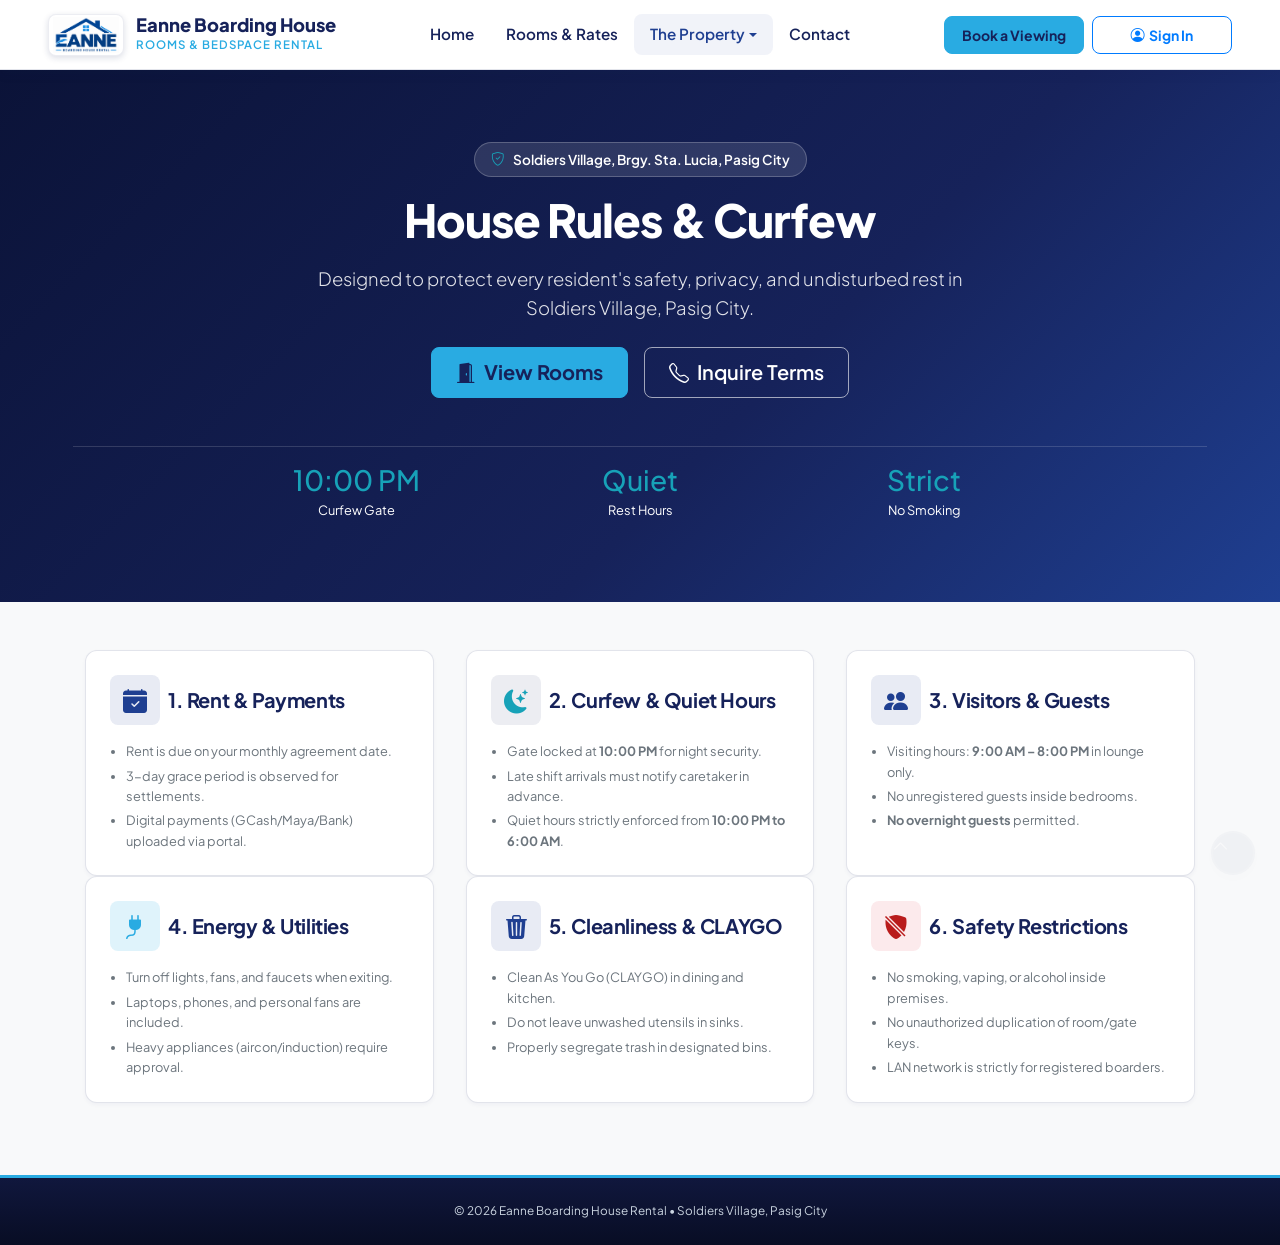
<file: pages/house-rules.html>
<!DOCTYPE html>
<html lang="en">
<head>
  <meta charset="UTF-8">
  <meta name="viewport" content="width=device-width, initial-scale=1.0">
  <title>House Rules | Eanne Boarding House Pasig</title>
  <meta name="description" content="Community guidelines, 10 PM curfew, and house rules at Eanne Boarding House in Pasig City.">
  <link rel="stylesheet" href="https://cdn.jsdelivr.net/npm/bootstrap@4.1.3/dist/css/bootstrap.min.css">
  <link rel="stylesheet" href="https://cdn.jsdelivr.net/npm/bootstrap-icons@1.11.3/font/bootstrap-icons.min.css">
  <link rel="stylesheet" href="../assets/css/style.css">
</head>
<body>

  <header class="sticky-top">
    <nav class="navbar navbar-expand-lg navbar-ebh" id="mainNavbar">
      <div class="container-fluid px-3 px-xl-5">
        <a class="ebh-brand" href="../index.html">
          <div class="ebh-logo-mark" title="Eanne Boarding House Rental">
            <img src="../assets/img/795286329_1754004695838265_6753877283478212113_n.png" alt="Eanne Boarding House Rental Logo">
          </div>
          <div class="ebh-brand-text">
            <span class="ebh-brand-title">Eanne Boarding House</span>
            <span class="ebh-brand-subtitle d-none d-sm-block">Rooms & Bedspace Rental</span>
          </div>
        </a>
        <button class="navbar-toggler" type="button" data-toggle="collapse" data-target="#navbarContent" aria-controls="navbarContent" aria-expanded="false" aria-label="Toggle navigation">
          <span class="navbar-toggler-icon"></span>
        </button>
        <div class="collapse navbar-collapse" id="navbarContent">
          <ul class="navbar-nav mx-auto mb-2 mb-lg-0 align-items-lg-center">
            <li class="nav-item"><a class="nav-link" href="../index.html">Home</a></li>
            <li class="nav-item"><a class="nav-link" href="accommodations.html">Rooms & Rates</a></li>
            <li class="nav-item dropdown">
              <a class="nav-link dropdown-toggle active" href="#" data-toggle="dropdown">The Property</a>
              <ul class="dropdown-menu shadow">
                <li><a class="dropdown-item" href="about.html"><i class="bi bi-building"></i> About Us</a></li>
                <li><a class="dropdown-item" href="gallery.html"><i class="bi bi-images"></i> Photo Gallery</a></li>
                <li><a class="dropdown-item active" href="house-rules.html"><i class="bi bi-shield-check"></i> House Rules</a></li>
                <li><hr class="dropdown-divider"></li>
                <li><a class="dropdown-item" href="../index.html#contact"><i class="bi bi-geo-alt-fill"></i> Location</a></li>
              </ul>
            </li>
            <li class="nav-item"><a class="nav-link" href="../index.html#contact">Contact</a></li>
          </ul>
          <div class="d-flex align-items-center gap-2">
            <a href="../index.html#contact" class="btn btn-ebh-accent btn-sm px-3 fw-bold">Book a Viewing</a>
            <a href="login.html" class="btn btn-outline-primary btn-sm px-3"><i class="bi bi-person-circle me-1"></i> Sign In</a>
          </div>
        </div>
      </div>
    </nav>
  </header>

  <main>
    <!-- Hero Section -->
    <section class="hero-ebh" id="heroSection">
      <div class="container text-center">
        <div class="hero-pill-badge">
          <i class="bi bi-shield-check text-info"></i> Soldiers Village, Brgy. Sta. Lucia, Pasig City
        </div>
        <h1 class="display-4 fw-bold mb-3 text-white">House Rules & Curfew</h1>
        <p class="lead mb-4 mx-auto" style="max-width: 650px;">
          Designed to protect every resident's safety, privacy, and undisturbed rest in Soldiers Village, Pasig City.
        </p>
        <div class="d-flex flex-wrap justify-content-center gap-3">
          <a href="accommodations.html" class="btn btn-ebh-accent btn-lg px-4"><i class="bi bi-door-open-fill me-1"></i> View Rooms</a>
          <a href="../index.html#contact" class="btn btn-ebh-outline-light btn-lg px-4"><i class="bi bi-telephone me-1"></i> Inquire Terms</a>
        </div>
        <div class="row mt-5 pt-3 border-top border-white border-opacity-15 text-white g-3 justify-content-center">
          <div class="col-4 col-md-3"><div class="h3 fw-bold mb-0 text-info">10:00 PM</div><small class="opacity-75">Curfew Gate</small></div>
          <div class="col-4 col-md-3"><div class="h3 fw-bold mb-0 text-info">Quiet</div><small class="opacity-75">Rest Hours</small></div>
          <div class="col-4 col-md-3"><div class="h3 fw-bold mb-0 text-info">Strict</div><small class="opacity-75">No Smoking</small></div>
        </div>
      </div>
    </section>

    <!-- 6 Rule Cards -->
    <section class="py-5 bg-light">
      <div class="container">
        <div class="row g-4 mb-4">
          <!-- 1: Rent -->
          <div class="col-md-6 col-lg-4">
            <div class="ebh-card h-100 p-4">
              <div class="d-flex align-items-center gap-2 mb-3">
                <div class="kpi-icon blue sm"><i class="bi bi-calendar-check-fill"></i></div>
                <h5 class="fw-bold text-navy mb-0">1. Rent & Payments</h5>
              </div>
              <ul class="small text-muted mb-0 ps-3">
                <li class="mb-1">Rent is due on your monthly agreement date.</li>
                <li class="mb-1">3-day grace period is observed for settlements.</li>
                <li>Digital payments (GCash/Maya/Bank) uploaded via portal.</li>
              </ul>
            </div>
          </div>
          <!-- 2: Curfew -->
          <div class="col-md-6 col-lg-4">
            <div class="ebh-card h-100 p-4">
              <div class="d-flex align-items-center gap-2 mb-3">
                <div class="kpi-icon navy sm"><i class="bi bi-moon-stars-fill text-info"></i></div>
                <h5 class="fw-bold text-navy mb-0">2. Curfew & Quiet Hours</h5>
              </div>
              <ul class="small text-muted mb-0 ps-3">
                <li class="mb-1">Gate locked at <strong>10:00 PM</strong> for night security.</li>
                <li class="mb-1">Late shift arrivals must notify caretaker in advance.</li>
                <li>Quiet hours strictly enforced from <strong>10:00 PM to 6:00 AM</strong>.</li>
              </ul>
            </div>
          </div>
          <!-- 3: Visitors -->
          <div class="col-md-6 col-lg-4">
            <div class="ebh-card h-100 p-4">
              <div class="d-flex align-items-center gap-2 mb-3">
                <div class="kpi-icon blue sm"><i class="bi bi-people-fill"></i></div>
                <h5 class="fw-bold text-navy mb-0">3. Visitors & Guests</h5>
              </div>
              <ul class="small text-muted mb-0 ps-3">
                <li class="mb-1">Visiting hours: <strong>9:00 AM – 8:00 PM</strong> in lounge only.</li>
                <li class="mb-1">No unregistered guests inside bedrooms.</li>
                <li><strong>No overnight guests</strong> permitted.</li>
              </ul>
            </div>
          </div>
          <!-- 4: Utilities -->
          <div class="col-md-6 col-lg-4">
            <div class="ebh-card h-100 p-4">
              <div class="d-flex align-items-center gap-2 mb-3">
                <div class="kpi-icon accent sm"><i class="bi bi-plug-fill"></i></div>
                <h5 class="fw-bold text-navy mb-0">4. Energy & Utilities</h5>
              </div>
              <ul class="small text-muted mb-0 ps-3">
                <li class="mb-1">Turn off lights, fans, and faucets when exiting.</li>
                <li class="mb-1">Laptops, phones, and personal fans are included.</li>
                <li>Heavy appliances (aircon/induction) require approval.</li>
              </ul>
            </div>
          </div>
          <!-- 5: Cleanliness -->
          <div class="col-md-6 col-lg-4">
            <div class="ebh-card h-100 p-4">
              <div class="d-flex align-items-center gap-2 mb-3">
                <div class="kpi-icon blue sm"><i class="bi bi-trash3-fill"></i></div>
                <h5 class="fw-bold text-navy mb-0">5. Cleanliness & CLAYGO</h5>
              </div>
              <ul class="small text-muted mb-0 ps-3">
                <li class="mb-1">Clean As You Go (CLAYGO) in dining and kitchen.</li>
                <li class="mb-1">Do not leave unwashed utensils in sinks.</li>
                <li>Properly segregate trash in designated bins.</li>
              </ul>
            </div>
          </div>
          <!-- 6: Prohibited -->
          <div class="col-md-6 col-lg-4">
            <div class="ebh-card h-100 p-4">
              <div class="d-flex align-items-center gap-2 mb-3">
                <div class="kpi-icon danger sm"><i class="bi bi-shield-slash-fill"></i></div>
                <h5 class="fw-bold text-navy mb-0">6. Safety Restrictions</h5>
              </div>
              <ul class="small text-muted mb-0 ps-3">
                <li class="mb-1">No smoking, vaping, or alcohol inside premises.</li>
                <li class="mb-1">No unauthorized duplication of room/gate keys.</li>
                <li>LAN network is strictly for registered boarders.</li>
              </ul>
            </div>
          </div>
        </div>
      </div>
    </section>
  </main>

  <footer class="footer-ebh py-4">
    <div class="container text-center text-white-50 small">
      <p class="mb-0">&copy; 2026 Eanne Boarding House Rental • Soldiers Village, Pasig City</p>
    </div>
  </footer>

  <!-- Bootstrap 4.1.3 Dependencies: Full jQuery 3.7.1, Popper.js, Bootstrap 4.1.3 JS -->
  <script src="https://cdn.jsdelivr.net/npm/jquery@3.7.1/dist/jquery.min.js"></script>
  <script src="https://cdn.jsdelivr.net/npm/popper.js@1.14.3/dist/umd/popper.min.js"></script>
  <script src="https://cdn.jsdelivr.net/npm/bootstrap@4.1.3/dist/js/bootstrap.min.js"></script>
  <script src="../assets/js/script.js"></script>
</body>
</html>
</file>
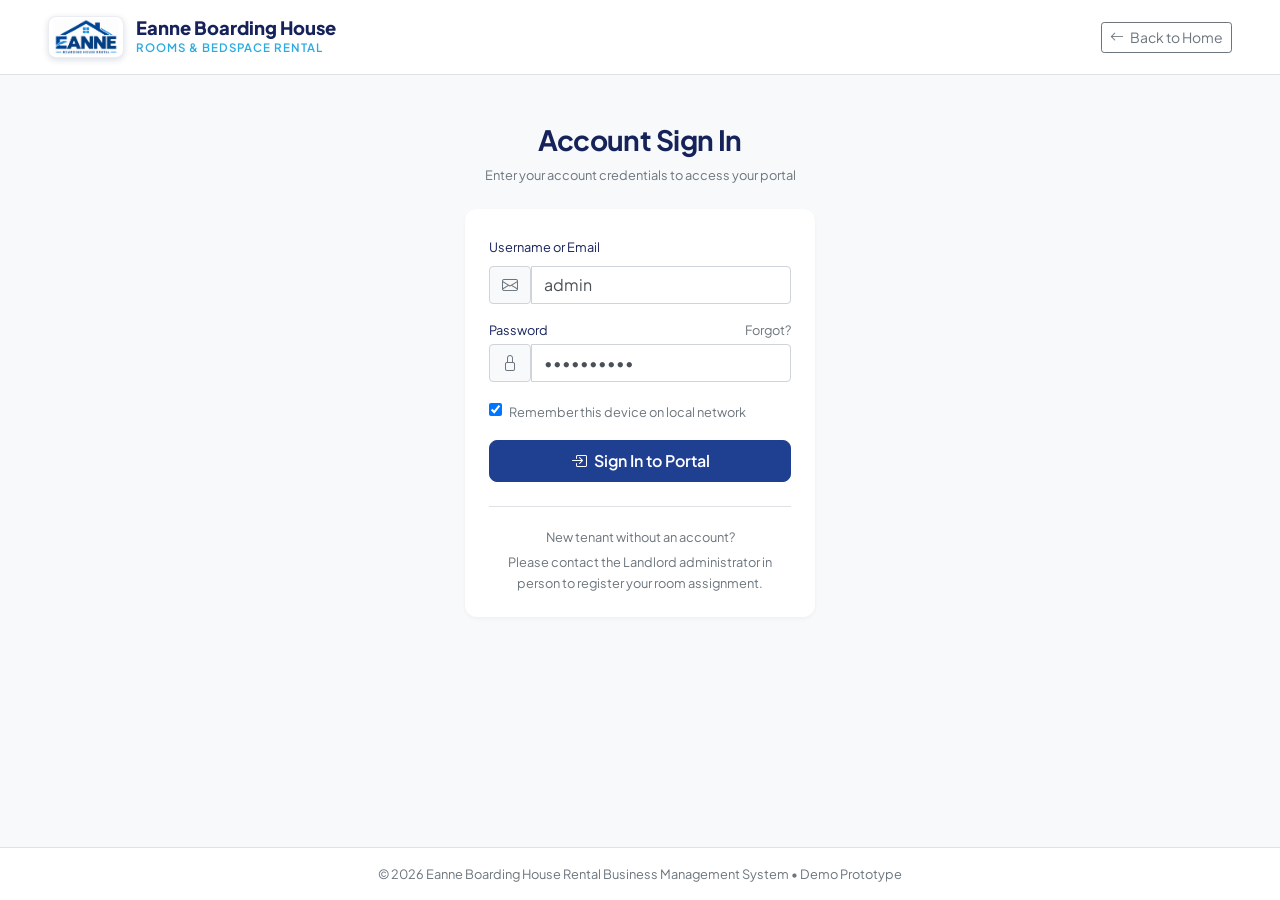
<file: pages/login.html>
<!DOCTYPE html>
<html lang="en">
<head>
  <meta charset="UTF-8">
  <meta name="viewport" content="width=device-width, initial-scale=1.0">
  <title>Sign In | Eanne Boarding House Rental</title>
  <meta name="description" content="Sign in to Eanne Boarding House Rental system for Landlords, Administrators, and Tenants.">
  
  <!-- Bootstrap 4.1.3 CSS & Bootstrap Icons CDN -->
  <link rel="stylesheet" href="https://cdn.jsdelivr.net/npm/bootstrap@4.1.3/dist/css/bootstrap.min.css">
  <link rel="stylesheet" href="https://cdn.jsdelivr.net/npm/bootstrap-icons@1.11.3/font/bootstrap-icons.min.css">
  
  <!-- Custom Design System -->
  <link rel="stylesheet" href="../assets/css/style.css">
</head>
<body class="bg-light d-flex flex-column min-vh-100" style="min-height: 100vh;">

  <!-- Top Minimal Header -->
  <header class="py-3 bg-white border-bottom shadow-sm sticky-top">
    <div class="container-fluid px-3 px-xl-5 d-flex align-items-center justify-content-between">
      <a class="ebh-brand" href="../index.html">
        <div class="ebh-logo-mark" title="Eanne Boarding House Rental">
          <img src="../assets/img/795286329_1754004695838265_6753877283478212113_n.png" alt="Eanne Boarding House Rental Logo">
        </div>
        <div class="ebh-brand-text">
          <span class="ebh-brand-title">Eanne Boarding House</span>
          <span class="ebh-brand-subtitle d-none d-sm-block">Rooms & Bedspace Rental</span>
        </div>
      </a>
      <a href="../index.html" class="btn btn-outline-secondary btn-sm">
        <i class="bi bi-arrow-left me-1"></i> Back to Home
      </a>
    </div>
  </header>

  <!-- Login Main Content -->
  <main class="flex-grow-1 d-flex align-items-center justify-content-center py-5">
    <div class="container">
      <div class="row justify-content-center">
        <div class="col-md-8 col-lg-5 col-xl-4">
          
          <div class="text-center mb-4">
            <h3 class="fw-bold text-navy">Account Sign In</h3>
            <p class="text-muted small">Enter your account credentials to access your portal</p>
          </div>

          <!-- Centered Auth Card -->
          <div class="ebh-card p-4 shadow-lg border-0 bg-white">
            <!-- Login Form -->
            <form id="ebhLoginForm">
              <div class="mb-3">
                <label for="loginUsername" class="form-label small fw-semibold text-navy">Username or Email</label>
                <div class="input-group">
                  <span class="input-group-text bg-light text-muted"><i class="bi bi-envelope"></i></span>
                  <input type="text" class="form-control" id="loginUsername" required value="admin" placeholder="Username or email">
                </div>
              </div>

              <div class="mb-3">
                <div class="d-flex justify-content-between align-items-center">
                  <label for="loginPassword" class="form-label small fw-semibold text-navy mb-0">Password</label>
                  <a href="javascript:void(0)" onclick="alert('Password reset: Contact the Landlord at #275 Soldiers Village.')" class="small text-muted text-decoration-underline">Forgot?</a>
                </div>
                <div class="input-group mt-1">
                  <span class="input-group-text bg-light text-muted"><i class="bi bi-lock"></i></span>
                  <input type="password" class="form-control" id="loginPassword" required value="admin12345" placeholder="Password">
                </div>
              </div>

              <div class="form-check mb-3">
                <input class="form-check-input" type="checkbox" id="rememberMeCheck" checked>
                <label class="form-check-label small text-muted" for="rememberMeCheck">
                  Remember this device on local network
                </label>
              </div>

              <button type="submit" class="btn btn-ebh-primary w-100 py-2 fs-6 shadow-sm" id="signInSubmitBtn">
                <i class="bi bi-box-arrow-in-right me-1"></i> Sign In to Portal
              </button>
            </form>

            <div class="mt-4 pt-3 border-top text-center">
              <span class="text-muted small">New tenant without an account?</span>
              <p class="text-muted small mb-0 mt-1">
                Please contact the Landlord administrator in person to register your room assignment.
              </p>
            </div>
          </div>

        </div>
      </div>
    </div>
  </main>

  <!-- Sticky Bottom Footer -->
  <footer class="py-3 bg-white border-top text-center text-muted small mt-auto">
    <div class="container">
      &copy; 2026 Eanne Boarding House Rental Business Management System • Demo Prototype
    </div>
  </footer>

  <!-- Bootstrap 4.1.3 Dependencies: Full jQuery 3.7.1, Popper.js, Bootstrap 4.1.3 JS -->
  <script src="https://cdn.jsdelivr.net/npm/jquery@3.7.1/dist/jquery.min.js"></script>
  <script src="https://cdn.jsdelivr.net/npm/popper.js@1.14.3/dist/umd/popper.min.js"></script>
  <script src="https://cdn.jsdelivr.net/npm/bootstrap@4.1.3/dist/js/bootstrap.min.js"></script>
  <!-- Custom JS -->
  <script src="../assets/js/script.js"></script>
</body>
</html>
</file>
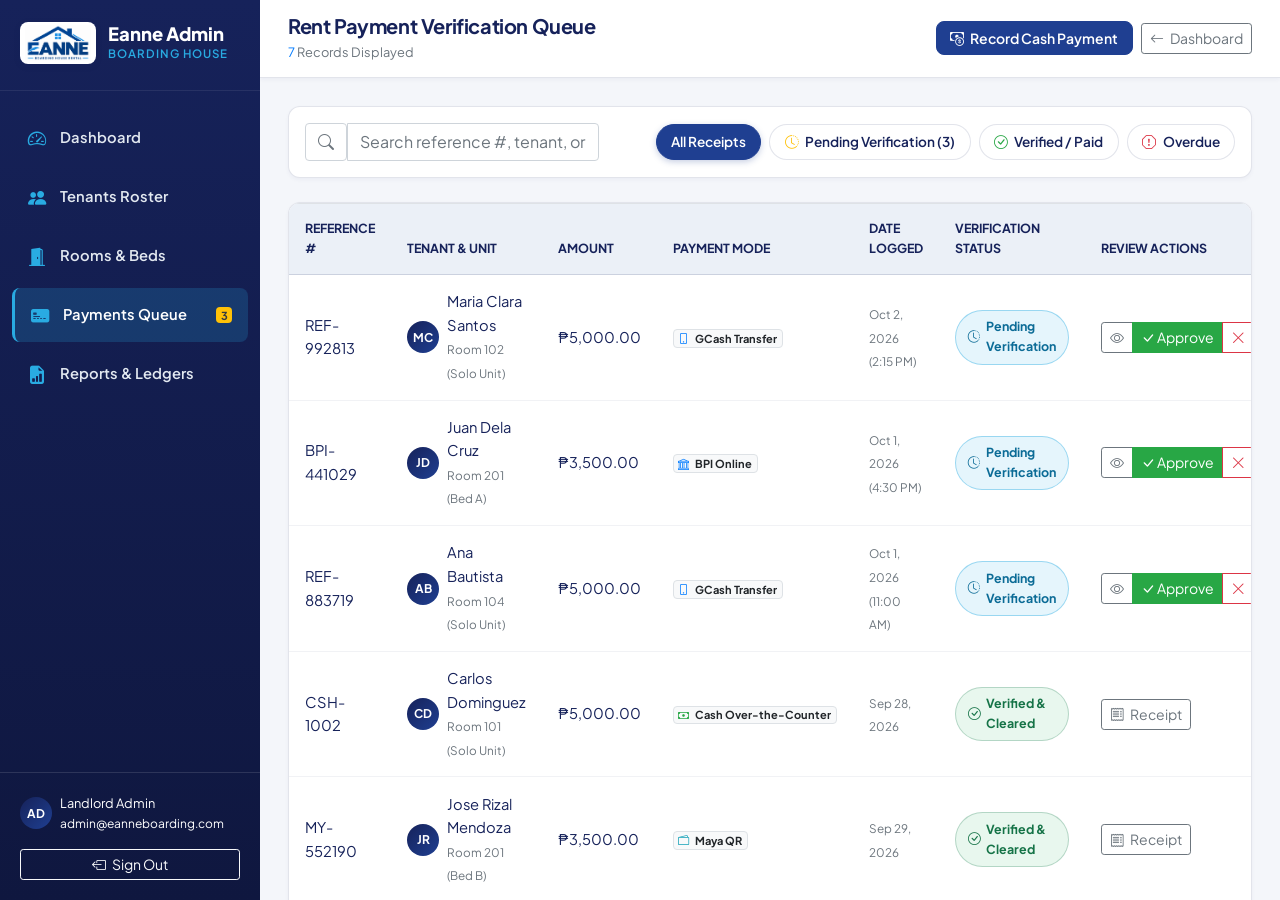
<file: pages/payments.html>
<!DOCTYPE html>
<html lang="en">
<head>
  <meta charset="UTF-8">
  <meta name="viewport" content="width=device-width, initial-scale=1.0">
  <title>Payments Verification Queue | Eanne Admin Console</title>
  <meta name="description" content="Digital rent verification queue, GCash reference reconciliation, and payment ledgers.">
  
  <!-- Bootstrap 4.1.3 CSS & Icons -->
  <link rel="stylesheet" href="https://cdn.jsdelivr.net/npm/bootstrap@4.1.3/dist/css/bootstrap.min.css">
  <link rel="stylesheet" href="https://cdn.jsdelivr.net/npm/bootstrap-icons@1.11.3/font/bootstrap-icons.min.css">
  
  <!-- Custom Design System -->
  <link rel="stylesheet" href="../assets/css/style.css">
</head>
<body>

  <div class="dashboard-wrapper">
    <!-- Sticky Sidebar -->
    <aside class="dashboard-sidebar">
      <div class="sidebar-header">
        <a class="ebh-brand dark" href="../index.html">
          <div class="ebh-logo-mark" title="Eanne Boarding House">
            <img src="../assets/img/795286329_1754004695838265_6753877283478212113_n.png" alt="EBH Logo">
          </div>
          <div class="ebh-brand-text">
            <span class="ebh-brand-title text-white">Eanne Admin</span>
            <span class="ebh-brand-subtitle">Boarding House</span>
          </div>
        </a>
      </div>

      <nav class="sidebar-nav">
        <a href="admin-dashboard.html" class="sidebar-link"><i class="bi bi-speedometer2"></i><span>Dashboard</span></a>
        <a href="tenants.html" class="sidebar-link"><i class="bi bi-people-fill"></i><span>Tenants Roster</span></a>
        <a href="rooms.html" class="sidebar-link"><i class="bi bi-door-open-fill"></i><span>Rooms & Beds</span></a>
        <a href="payments.html" class="sidebar-link active"><i class="bi bi-credit-card-2-front-fill"></i><span>Payments Queue</span> <span class="badge badge-warning text-dark ml-auto" id="pendingQueueBadge">3</span></a>
        <a href="reports.html" class="sidebar-link"><i class="bi bi-file-earmark-bar-graph-fill"></i><span>Reports & Ledgers</span></a>
      </nav>

      <div class="sidebar-footer">
        <div class="d-flex align-items-center gap-2 mb-3">
          <div class="avatar-circle sm">AD</div>
          <div class="overflow-hidden">
            <div class="small fw-bold text-white text-truncate">Landlord Admin</div>
            <div class="small text-white-50 text-truncate" style="font-size:0.75rem;">admin@eanneboarding.com</div>
          </div>
        </div>
        <a href="login.html" class="btn btn-outline-light btn-sm w-100"><i class="bi bi-box-arrow-left me-1"></i> Sign Out</a>
      </div>
    </aside>

    <!-- Main Content Area -->
    <div class="dashboard-main">
      <header class="dashboard-topbar">
        <div class="d-flex align-items-center gap-3">
          <button class="btn btn-sm btn-outline-secondary d-lg-none" type="button" id="sidebarToggleBtn"><i class="bi bi-list fs-5"></i></button>
          <div>
            <h5 class="mb-0 fw-bold text-navy">Rent Payment Verification Queue</h5>
            <small class="text-muted"><span id="paymentCountBadge" class="fw-bold text-primary">7</span> Records Displayed</small>
          </div>
        </div>
        <div class="d-flex align-items-center gap-2">
          <button type="button" class="btn btn-sm btn-ebh-primary" data-toggle="modal" data-target="#recordCashModal">
            <i class="bi bi-cash-coin me-1"></i> Record Cash Payment
          </button>
          <a href="admin-dashboard.html" class="btn btn-sm btn-outline-secondary"><i class="bi bi-arrow-left me-1"></i> Dashboard</a>
        </div>
      </header>

      <main class="dashboard-content">
        <!-- Control Bar: Search & Filter Pills -->
        <div class="ebh-card p-3 mb-4">
          <div class="row g-3 align-items-center justify-content-between">
            <div class="col-md-5 col-lg-4">
              <div class="input-group">
                <span class="input-group-text bg-white border-end-0 text-muted"><i class="bi bi-search"></i></span>
                <input type="text" class="form-control border-start-0" id="paymentSearchInput" placeholder="Search reference #, tenant, or room...">
              </div>
            </div>
            <div class="col-md-7 col-lg-8">
              <div class="btn-filter-group justify-content-md-end">
                <button type="button" class="btn-filter active" data-filter="all" data-target-items="#paymentsTable tbody tr">All Receipts</button>
                <button type="button" class="btn-filter" data-filter="pending" data-target-items="#paymentsTable tbody tr"><i class="bi bi-clock-history text-warning"></i> Pending Verification (3)</button>
                <button type="button" class="btn-filter" data-filter="verified" data-target-items="#paymentsTable tbody tr"><i class="bi bi-check-circle text-success"></i> Verified / Paid</button>
                <button type="button" class="btn-filter" data-filter="overdue" data-target-items="#paymentsTable tbody tr"><i class="bi bi-exclamation-octagon text-danger"></i> Overdue</button>
              </div>
            </div>
          </div>
        </div>

        <!-- Payments Table -->
        <div class="ebh-card">
          <div class="table-responsive">
            <table class="table table-ebh table-hover mb-0" id="paymentsTable">
              <thead>
                <tr>
                  <th>Reference #</th>
                  <th>Tenant & Unit</th>
                  <th>Amount</th>
                  <th>Payment Mode</th>
                  <th>Date Logged</th>
                  <th>Verification Status</th>
                  <th class="text-end">Review Actions</th>
                </tr>
              </thead>
              <tbody>
                <!-- Payment 1: Pending GCash -->
                <tr class="filterable-item" data-category="pending gcash" data-status="pending" id="payment-row-101">
                  <td class="fw-bold text-navy">REF-992813</td>
                  <td>
                    <div class="d-flex align-items-center gap-2">
                      <div class="avatar-circle sm">MC</div>
                      <div>
                        <span class="fw-bold text-navy d-block">Maria Clara Santos</span>
                        <small class="text-muted">Room 102 (Solo Unit)</small>
                      </div>
                    </div>
                  </td>
                  <td class="fw-bold text-navy">₱5,000.00</td>
                  <td><span class="badge badge-light border"><i class="bi bi-phone text-primary me-1"></i> GCash Transfer</span></td>
                  <td><small class="text-muted">Oct 2, 2026 (2:15 PM)</small></td>
                  <td class="status-col"><span class="badge-ebh badge-pending"><i class="bi bi-clock-history"></i> Pending Verification</span></td>
                  <td class="text-end">
                    <div class="action-btn-group btn-group btn-group-sm">
                      <button class="btn btn-outline-secondary" title="View Digital Receipt" onclick="previewReceiptModal('REF-992813', 'Maria Clara Santos', 'Room 102 (Solo)', '5000', 'Oct 2, 2026', 'GCash Transfer', 'REF-992813')"><i class="bi bi-eye"></i></button>
                      <button class="btn btn-success" title="Approve & Mark Verified" onclick="processPayment('101', 'approved')"><i class="bi bi-check-lg"></i> Approve</button>
                      <button class="btn btn-outline-danger" title="Reject Payment" onclick="processPayment('101', 'rejected')"><i class="bi bi-x-lg"></i></button>
                    </div>
                  </td>
                </tr>

                <!-- Payment 2: Pending BPI -->
                <tr class="filterable-item" data-category="pending bpi" data-status="pending" id="payment-row-102">
                  <td class="fw-bold text-navy">BPI-441029</td>
                  <td>
                    <div class="d-flex align-items-center gap-2">
                      <div class="avatar-circle sm">JD</div>
                      <div>
                        <span class="fw-bold text-navy d-block">Juan Dela Cruz</span>
                        <small class="text-muted">Room 201 (Bed A)</small>
                      </div>
                    </div>
                  </td>
                  <td class="fw-bold text-navy">₱3,500.00</td>
                  <td><span class="badge badge-light border"><i class="bi bi-bank text-primary me-1"></i> BPI Online</span></td>
                  <td><small class="text-muted">Oct 1, 2026 (4:30 PM)</small></td>
                  <td class="status-col"><span class="badge-ebh badge-pending"><i class="bi bi-clock-history"></i> Pending Verification</span></td>
                  <td class="text-end">
                    <div class="action-btn-group btn-group btn-group-sm">
                      <button class="btn btn-outline-secondary" title="View Digital Receipt" onclick="previewReceiptModal('BPI-441029', 'Juan Dela Cruz', 'Room 201 (Bed A)', '3500', 'Oct 1, 2026', 'BPI Online', 'BPI-441029')"><i class="bi bi-eye"></i></button>
                      <button class="btn btn-success" title="Approve & Mark Verified" onclick="processPayment('102', 'approved')"><i class="bi bi-check-lg"></i> Approve</button>
                      <button class="btn btn-outline-danger" title="Reject Payment" onclick="processPayment('102', 'rejected')"><i class="bi bi-x-lg"></i></button>
                    </div>
                  </td>
                </tr>

                <!-- Payment 3: Pending GCash -->
                <tr class="filterable-item" data-category="pending gcash" data-status="pending" id="payment-row-103">
                  <td class="fw-bold text-navy">REF-883719</td>
                  <td>
                    <div class="d-flex align-items-center gap-2">
                      <div class="avatar-circle sm">AB</div>
                      <div>
                        <span class="fw-bold text-navy d-block">Ana Bautista</span>
                        <small class="text-muted">Room 104 (Solo Unit)</small>
                      </div>
                    </div>
                  </td>
                  <td class="fw-bold text-navy">₱5,000.00</td>
                  <td><span class="badge badge-light border"><i class="bi bi-phone text-primary me-1"></i> GCash Transfer</span></td>
                  <td><small class="text-muted">Oct 1, 2026 (11:00 AM)</small></td>
                  <td class="status-col"><span class="badge-ebh badge-pending"><i class="bi bi-clock-history"></i> Pending Verification</span></td>
                  <td class="text-end">
                    <div class="action-btn-group btn-group btn-group-sm">
                      <button class="btn btn-outline-secondary" title="View Digital Receipt" onclick="previewReceiptModal('REF-883719', 'Ana Bautista', 'Room 104 (Solo)', '5000', 'Oct 1, 2026', 'GCash Transfer', 'REF-883719')"><i class="bi bi-eye"></i></button>
                      <button class="btn btn-success" title="Approve & Mark Verified" onclick="processPayment('103', 'approved')"><i class="bi bi-check-lg"></i> Approve</button>
                      <button class="btn btn-outline-danger" title="Reject Payment" onclick="processPayment('103', 'rejected')"><i class="bi bi-x-lg"></i></button>
                    </div>
                  </td>
                </tr>

                <!-- Payment 4: Verified Cash -->
                <tr class="filterable-item" data-category="verified cash" data-status="verified" id="payment-row-104">
                  <td class="fw-bold text-navy">CSH-1002</td>
                  <td>
                    <div class="d-flex align-items-center gap-2">
                      <div class="avatar-circle sm">CD</div>
                      <div>
                        <span class="fw-bold text-navy d-block">Carlos Dominguez</span>
                        <small class="text-muted">Room 101 (Solo Unit)</small>
                      </div>
                    </div>
                  </td>
                  <td class="fw-bold text-navy">₱5,000.00</td>
                  <td><span class="badge badge-light border"><i class="bi bi-cash me-1 text-success"></i> Cash Over-the-Counter</span></td>
                  <td><small class="text-muted">Sep 28, 2026</small></td>
                  <td class="status-col"><span class="badge-ebh badge-verified"><i class="bi bi-check-circle"></i> Verified & Cleared</span></td>
                  <td class="text-end">
                    <button class="btn btn-sm btn-outline-secondary" onclick="previewReceiptModal('CSH-1002', 'Carlos Dominguez', 'Room 101 (Solo)', '5000', 'Sep 28, 2026', 'Cash Over-the-Counter', 'CSH-1002')"><i class="bi bi-receipt me-1"></i> Receipt</button>
                  </td>
                </tr>

                <!-- Payment 5: Verified Maya -->
                <tr class="filterable-item" data-category="verified maya" data-status="verified" id="payment-row-105">
                  <td class="fw-bold text-navy">MY-552190</td>
                  <td>
                    <div class="d-flex align-items-center gap-2">
                      <div class="avatar-circle sm">JR</div>
                      <div>
                        <span class="fw-bold text-navy d-block">Jose Rizal Mendoza</span>
                        <small class="text-muted">Room 201 (Bed B)</small>
                      </div>
                    </div>
                  </td>
                  <td class="fw-bold text-navy">₱3,500.00</td>
                  <td><span class="badge badge-light border"><i class="bi bi-wallet2 me-1 text-info"></i> Maya QR</span></td>
                  <td><small class="text-muted">Sep 29, 2026</small></td>
                  <td class="status-col"><span class="badge-ebh badge-verified"><i class="bi bi-check-circle"></i> Verified & Cleared</span></td>
                  <td class="text-end">
                    <button class="btn btn-sm btn-outline-secondary" onclick="previewReceiptModal('MY-552190', 'Jose Rizal Mendoza', 'Room 201 (Bed B)', '3500', 'Sep 29, 2026', 'Maya QR', 'MY-552190')"><i class="bi bi-receipt me-1"></i> Receipt</button>
                  </td>
                </tr>

                <!-- Payment 6: Verified BDO -->
                <tr class="filterable-item" data-category="verified bdo" data-status="verified" id="payment-row-106">
                  <td class="fw-bold text-navy">BDO-772910</td>
                  <td>
                    <div class="d-flex align-items-center gap-2">
                      <div class="avatar-circle sm">EG</div>
                      <div>
                        <span class="fw-bold text-navy d-block">Elena Garcia</span>
                        <small class="text-muted">Room 105 (Solo Unit)</small>
                      </div>
                    </div>
                  </td>
                  <td class="fw-bold text-navy">₱5,000.00</td>
                  <td><span class="badge badge-light border"><i class="bi bi-bank text-primary me-1"></i> BDO Deposit</span></td>
                  <td><small class="text-muted">Sep 30, 2026</small></td>
                  <td class="status-col"><span class="badge-ebh badge-verified"><i class="bi bi-check-circle"></i> Verified & Cleared</span></td>
                  <td class="text-end">
                    <button class="btn btn-sm btn-outline-secondary" onclick="previewReceiptModal('BDO-772910', 'Elena Garcia', 'Room 105 (Solo)', '5000', 'Sep 30, 2026', 'BDO Deposit', 'BDO-772910')"><i class="bi bi-receipt me-1"></i> Receipt</button>
                  </td>
                </tr>

                <!-- Payment 7: Overdue -->
                <tr class="filterable-item" data-category="overdue unpaid" data-status="overdue" id="payment-row-107">
                  <td class="fw-bold text-danger">DUE-SEP25</td>
                  <td>
                    <div class="d-flex align-items-center gap-2">
                      <div class="avatar-circle sm">MC</div>
                      <div>
                        <span class="fw-bold text-navy d-block">Mark Anthony Cruz</span>
                        <small class="text-muted">Room 205 (Solo Unit)</small>
                      </div>
                    </div>
                  </td>
                  <td class="fw-bold text-danger">₱5,000.00</td>
                  <td><span class="badge badge-light border text-danger">Pending Settlement</span></td>
                  <td><small class="text-danger fw-semibold">Due: Sep 25, 2026</small></td>
                  <td class="status-col"><span class="badge-ebh badge-overdue"><i class="bi bi-exclamation-triangle"></i> 5 Days Overdue</span></td>
                  <td class="text-end">
                    <button class="btn btn-sm btn-outline-warning" onclick="showToast('SMS Reminder Sent', 'Notice sent to Mark Anthony Cruz (0916-123-9876)', 'warning')"><i class="bi bi-chat-left-dots me-1"></i> Send Notice</button>
                  </td>
                </tr>
              </tbody>
            </table>
          </div>
        </div>
      </main>
    </div>
  </div>

  <!-- Modal: Record Manual Cash Payment -->
  <div class="modal fade" id="recordCashModal" tabindex="-1" role="dialog" aria-hidden="true">
    <div class="modal-dialog modal-dialog-centered" role="document">
      <div class="modal-content border-0 shadow-lg">
        <div class="modal-header bg-navy text-white">
          <h5 class="modal-title fw-bold text-white mb-0"><i class="bi bi-cash-coin me-2"></i> Record Walk-in Cash Payment</h5>
          <button type="button" class="close text-white border-0 bg-transparent" data-dismiss="modal" aria-label="Close">
            <span aria-hidden="true">&times;</span>
          </button>
        </div>
        <form id="recordCashForm" onsubmit="event.preventDefault(); const tenant=$('#cashTenantSelect').val(); const amt=$('#cashAmountInput').val(); showToast('Cash Payment Logged', '₱' + amt + ' recorded for ' + tenant, 'success'); $('#recordCashModal').modal('hide');">
          <div class="modal-body p-4">
            <div class="row g-3">
              <div class="col-12">
                <label for="cashTenantSelect" class="form-label small fw-bold text-navy">Tenant</label>
                <select class="form-control" id="cashTenantSelect" required>
                  <option value="Carlos Dominguez">Carlos Dominguez - Room 101 (Solo)</option>
                  <option value="Gabriel Reyes">Gabriel Reyes - Room 202 (Bed A)</option>
                  <option value="Andres Bonifacio">Andres Bonifacio - Room 204 (Solo)</option>
                  <option value="Mark Anthony Cruz">Mark Anthony Cruz - Room 205 (Solo)</option>
                </select>
              </div>
              <div class="col-md-6">
                <label for="cashAmountInput" class="form-label small fw-bold text-navy">Amount Received (₱)</label>
                <input type="number" class="form-control" id="cashAmountInput" required value="5000">
              </div>
              <div class="col-md-6">
                <label class="form-label small fw-bold text-navy">Official Receipt #</label>
                <input type="text" class="form-control bg-light" readonly value="CSH-1003">
              </div>
              <div class="col-12">
                <label class="form-label small fw-bold text-navy">Notes / Remarks</label>
                <input type="text" class="form-control" placeholder="e.g. Paid in full for October rent">
              </div>
            </div>
          </div>
          <div class="modal-footer bg-light">
            <button type="button" class="btn btn-secondary btn-sm" data-dismiss="modal">Cancel</button>
            <button type="submit" class="btn btn-ebh-primary btn-sm"><i class="bi bi-check-circle me-1"></i> Issue Receipt & Clear</button>
          </div>
        </form>
      </div>
    </div>
  </div>

  <!-- Full jQuery 3.7.1, Popper.js, Bootstrap 4.1.3 JS -->
  <script src="https://cdn.jsdelivr.net/npm/jquery@3.7.1/dist/jquery.min.js"></script>
  <script src="https://cdn.jsdelivr.net/npm/popper.js@1.14.3/dist/umd/popper.min.js"></script>
  <script src="https://cdn.jsdelivr.net/npm/bootstrap@4.1.3/dist/js/bootstrap.min.js"></script>
  <script src="../assets/js/script.js"></script>
</body>
</html>
</file>
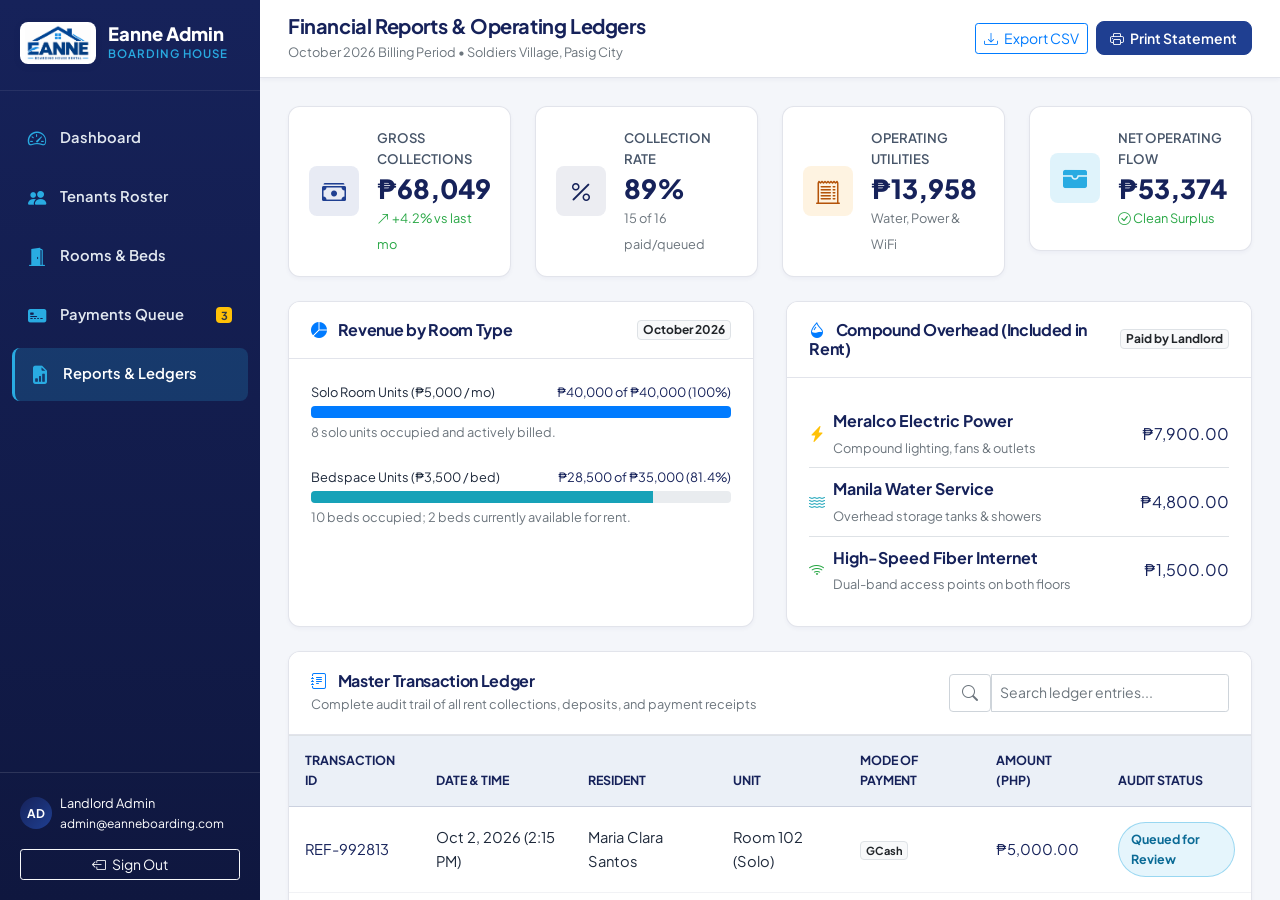
<file: pages/reports.html>
<!DOCTYPE html>
<html lang="en">
<head>
  <meta charset="UTF-8">
  <meta name="viewport" content="width=device-width, initial-scale=1.0">
  <title>Reports & Ledgers | Eanne Admin Console</title>
  <meta name="description" content="Financial reports, rent collection efficiency, utility expenses, and master cash ledgers.">
  
  <!-- Bootstrap 4.1.3 CSS & Icons -->
  <link rel="stylesheet" href="https://cdn.jsdelivr.net/npm/bootstrap@4.1.3/dist/css/bootstrap.min.css">
  <link rel="stylesheet" href="https://cdn.jsdelivr.net/npm/bootstrap-icons@1.11.3/font/bootstrap-icons.min.css">
  
  <!-- Custom Design System -->
  <link rel="stylesheet" href="../assets/css/style.css">
</head>
<body>

  <div class="dashboard-wrapper">
    <!-- Sticky Sidebar -->
    <aside class="dashboard-sidebar">
      <div class="sidebar-header">
        <a class="ebh-brand dark" href="../index.html">
          <div class="ebh-logo-mark" title="Eanne Boarding House">
            <img src="../assets/img/795286329_1754004695838265_6753877283478212113_n.png" alt="EBH Logo">
          </div>
          <div class="ebh-brand-text">
            <span class="ebh-brand-title text-white">Eanne Admin</span>
            <span class="ebh-brand-subtitle">Boarding House</span>
          </div>
        </a>
      </div>

      <nav class="sidebar-nav">
        <a href="admin-dashboard.html" class="sidebar-link"><i class="bi bi-speedometer2"></i><span>Dashboard</span></a>
        <a href="tenants.html" class="sidebar-link"><i class="bi bi-people-fill"></i><span>Tenants Roster</span></a>
        <a href="rooms.html" class="sidebar-link"><i class="bi bi-door-open-fill"></i><span>Rooms & Beds</span></a>
        <a href="payments.html" class="sidebar-link"><i class="bi bi-credit-card-2-front-fill"></i><span>Payments Queue</span> <span class="badge badge-warning text-dark ml-auto">3</span></a>
        <a href="reports.html" class="sidebar-link active"><i class="bi bi-file-earmark-bar-graph-fill"></i><span>Reports & Ledgers</span></a>
      </nav>

      <div class="sidebar-footer">
        <div class="d-flex align-items-center gap-2 mb-3">
          <div class="avatar-circle sm">AD</div>
          <div class="overflow-hidden">
            <div class="small fw-bold text-white text-truncate">Landlord Admin</div>
            <div class="small text-white-50 text-truncate" style="font-size:0.75rem;">admin@eanneboarding.com</div>
          </div>
        </div>
        <a href="login.html" class="btn btn-outline-light btn-sm w-100"><i class="bi bi-box-arrow-left me-1"></i> Sign Out</a>
      </div>
    </aside>

    <!-- Main Content Area -->
    <div class="dashboard-main">
      <header class="dashboard-topbar">
        <div class="d-flex align-items-center gap-3">
          <button class="btn btn-sm btn-outline-secondary d-lg-none" type="button" id="sidebarToggleBtn"><i class="bi bi-list fs-5"></i></button>
          <div>
            <h5 class="mb-0 fw-bold text-navy">Financial Reports & Operating Ledgers</h5>
            <small class="text-muted">October 2026 Billing Period • Soldiers Village, Pasig City</small>
          </div>
        </div>
        <div class="d-flex align-items-center gap-2">
          <button type="button" class="btn btn-sm btn-outline-primary" onclick="exportReportsCSV()">
            <i class="bi bi-download me-1"></i> Export CSV
          </button>
          <button type="button" class="btn btn-sm btn-ebh-primary" onclick="window.print()">
            <i class="bi bi-printer me-1"></i> Print Statement
          </button>
        </div>
      </header>

      <main class="dashboard-content">
        <!-- 4 Financial KPI Stat Cards -->
        <div class="row g-3 mb-4">
          <div class="col-sm-6 col-xl-3">
            <div class="kpi-card">
              <div class="kpi-icon blue"><i class="bi bi-cash-stack"></i></div>
              <div>
                <div class="kpi-title">Gross Collections</div>
                <div class="kpi-value text-navy" data-counter="68500" data-prefix="₱">₱68,500</div>
                <small class="text-success fw-semibold"><i class="bi bi-arrow-up-right"></i> +4.2% vs last mo</small>
              </div>
            </div>
          </div>
          <div class="col-sm-6 col-xl-3">
            <div class="kpi-card">
              <div class="kpi-icon navy"><i class="bi bi-percent"></i></div>
              <div>
                <div class="kpi-title">Collection Rate</div>
                <div class="kpi-value text-navy" data-counter="91" data-suffix="%">91%</div>
                <small class="text-muted">15 of 16 paid/queued</small>
              </div>
            </div>
          </div>
          <div class="col-sm-6 col-xl-3">
            <div class="kpi-card">
              <div class="kpi-icon warning"><i class="bi bi-receipt-cutoff"></i></div>
              <div>
                <div class="kpi-title">Operating Utilities</div>
                <div class="kpi-value text-navy" data-counter="14200" data-prefix="₱">₱14,200</div>
                <small class="text-muted">Water, Power & WiFi</small>
              </div>
            </div>
          </div>
          <div class="col-sm-6 col-xl-3">
            <div class="kpi-card">
              <div class="kpi-icon accent"><i class="bi bi-wallet-fill"></i></div>
              <div>
                <div class="kpi-title">Net Operating Flow</div>
                <div class="kpi-value text-navy" data-counter="54300" data-prefix="₱">₱54,300</div>
                <small class="text-success fw-semibold"><i class="bi bi-check-circle"></i> Clean Surplus</small>
              </div>
            </div>
          </div>
        </div>

        <!-- 2 Column Financial Breakdown -->
        <div class="row g-4 mb-4">
          <!-- Collections Category Analysis -->
          <div class="col-lg-6">
            <div class="ebh-card h-100">
              <div class="ebh-card-header">
                <h6 class="fw-bold text-navy mb-0"><i class="bi bi-pie-chart-fill me-2 text-primary"></i> Revenue by Room Type</h6>
                <span class="badge badge-light border">October 2026</span>
              </div>
              <div class="ebh-card-body">
                <div class="mb-4">
                  <div class="d-flex justify-content-between small fw-bold mb-1">
                    <span>Solo Room Units (₱5,000 / mo)</span>
                    <span class="text-navy">₱40,000 of ₱40,000 (100%)</span>
                  </div>
                  <div class="progress" style="height: 12px;">
                    <div class="progress-bar bg-primary" role="progressbar" style="width: 100%;"></div>
                  </div>
                  <small class="text-muted mt-1 d-block">8 solo units occupied and actively billed.</small>
                </div>

                <div>
                  <div class="d-flex justify-content-between small fw-bold mb-1">
                    <span>Bedspace Units (₱3,500 / bed)</span>
                    <span class="text-navy">₱28,500 of ₱35,000 (81.4%)</span>
                  </div>
                  <div class="progress" style="height: 12px;">
                    <div class="progress-bar bg-info" role="progressbar" style="width: 81.4%;"></div>
                  </div>
                  <small class="text-muted mt-1 d-block">10 beds occupied; 2 beds currently available for rent.</small>
                </div>
              </div>
            </div>
          </div>

          <!-- Compound Inclusions & Overhead -->
          <div class="col-lg-6">
            <div class="ebh-card h-100">
              <div class="ebh-card-header">
                <h6 class="fw-bold text-navy mb-0"><i class="bi bi-droplet-half me-2 text-primary"></i> Compound Overhead (Included in Rent)</h6>
                <span class="badge badge-light border">Paid by Landlord</span>
              </div>
              <div class="ebh-card-body">
                <div class="d-flex justify-content-between align-items-center py-2 border-bottom">
                  <div class="d-flex align-items-center gap-2">
                    <i class="bi bi-lightning-charge-fill text-warning fs-5"></i>
                    <div>
                      <strong class="text-navy d-block">Meralco Electric Power</strong>
                      <small class="text-muted">Compound lighting, fans & outlets</small>
                    </div>
                  </div>
                  <span class="fw-bold text-navy">₱7,900.00</span>
                </div>
                <div class="d-flex justify-content-between align-items-center py-2 border-bottom">
                  <div class="d-flex align-items-center gap-2">
                    <i class="bi bi-water text-info fs-5"></i>
                    <div>
                      <strong class="text-navy d-block">Manila Water Service</strong>
                      <small class="text-muted">Overhead storage tanks & showers</small>
                    </div>
                  </div>
                  <span class="fw-bold text-navy">₱4,800.00</span>
                </div>
                <div class="d-flex justify-content-between align-items-center py-2">
                  <div class="d-flex align-items-center gap-2">
                    <i class="bi bi-wifi text-success fs-5"></i>
                    <div>
                      <strong class="text-navy d-block">High-Speed Fiber Internet</strong>
                      <small class="text-muted">Dual-band access points on both floors</small>
                    </div>
                  </div>
                  <span class="fw-bold text-navy">₱1,500.00</span>
                </div>
              </div>
            </div>
          </div>
        </div>

        <!-- Master Transaction Ledger -->
        <div class="ebh-card">
          <div class="ebh-card-header">
            <div>
              <h6 class="fw-bold text-navy mb-0"><i class="bi bi-journal-text me-2 text-primary"></i> Master Transaction Ledger</h6>
              <small class="text-muted">Complete audit trail of all rent collections, deposits, and payment receipts</small>
            </div>
            <div class="input-group" style="max-width: 280px;">
              <span class="input-group-text bg-white border-end-0 text-muted"><i class="bi bi-search"></i></span>
              <input type="text" class="form-control form-control-sm border-start-0" id="reportsSearchInput" placeholder="Search ledger entries...">
            </div>
          </div>
          <div class="table-responsive">
            <table class="table table-ebh table-hover mb-0" id="reportsTable">
              <thead>
                <tr>
                  <th>Transaction ID</th>
                  <th>Date & Time</th>
                  <th>Resident</th>
                  <th>Unit</th>
                  <th>Mode of Payment</th>
                  <th>Amount (PHP)</th>
                  <th>Audit Status</th>
                </tr>
              </thead>
              <tbody>
                <tr>
                  <td class="fw-bold text-navy">REF-992813</td>
                  <td>Oct 2, 2026 (2:15 PM)</td>
                  <td>Maria Clara Santos</td>
                  <td>Room 102 (Solo)</td>
                  <td><span class="badge badge-light border">GCash</span></td>
                  <td class="fw-bold text-navy">₱5,000.00</td>
                  <td><span class="badge-ebh badge-pending">Queued for Review</span></td>
                </tr>
                <tr>
                  <td class="fw-bold text-navy">BPI-441029</td>
                  <td>Oct 1, 2026 (4:30 PM)</td>
                  <td>Juan Dela Cruz</td>
                  <td>Room 201 (Bed A)</td>
                  <td><span class="badge badge-light border">BPI Online</span></td>
                  <td class="fw-bold text-navy">₱3,500.00</td>
                  <td><span class="badge-ebh badge-pending">Queued for Review</span></td>
                </tr>
                <tr>
                  <td class="fw-bold text-navy">REF-883719</td>
                  <td>Oct 1, 2026 (11:00 AM)</td>
                  <td>Ana Bautista</td>
                  <td>Room 104 (Solo)</td>
                  <td><span class="badge badge-light border">GCash</span></td>
                  <td class="fw-bold text-navy">₱5,000.00</td>
                  <td><span class="badge-ebh badge-pending">Queued for Review</span></td>
                </tr>
                <tr>
                  <td class="fw-bold text-navy">BDO-772910</td>
                  <td>Sep 30, 2026 (10:15 AM)</td>
                  <td>Elena Garcia</td>
                  <td>Room 105 (Solo)</td>
                  <td><span class="badge badge-light border">BDO Deposit</span></td>
                  <td class="fw-bold text-navy">₱5,000.00</td>
                  <td><span class="badge-ebh badge-verified">Audited & Cleared</span></td>
                </tr>
                <tr>
                  <td class="fw-bold text-navy">MY-552190</td>
                  <td>Sep 29, 2026 (6:40 PM)</td>
                  <td>Jose Rizal Mendoza</td>
                  <td>Room 201 (Bed B)</td>
                  <td><span class="badge badge-light border">Maya QR</span></td>
                  <td class="fw-bold text-navy">₱3,500.00</td>
                  <td><span class="badge-ebh badge-verified">Audited & Cleared</span></td>
                </tr>
                <tr>
                  <td class="fw-bold text-navy">CSH-1002</td>
                  <td>Sep 28, 2026 (9:00 AM)</td>
                  <td>Carlos Dominguez</td>
                  <td>Room 101 (Solo)</td>
                  <td><span class="badge badge-light border">Cash OTC</span></td>
                  <td class="fw-bold text-navy">₱5,000.00</td>
                  <td><span class="badge-ebh badge-verified">Audited & Cleared</span></td>
                </tr>
                <tr>
                  <td class="fw-bold text-navy">CSH-1001</td>
                  <td>Sep 27, 2026 (3:15 PM)</td>
                  <td>Gabriel Reyes</td>
                  <td>Room 202 (Bed A)</td>
                  <td><span class="badge badge-light border">Cash OTC</span></td>
                  <td class="fw-bold text-navy">₱3,500.00</td>
                  <td><span class="badge-ebh badge-verified">Audited & Cleared</span></td>
                </tr>
                <tr>
                  <td class="fw-bold text-navy">BPI-339182</td>
                  <td>Sep 26, 2026 (1:20 PM)</td>
                  <td>Andres Bonifacio</td>
                  <td>Room 204 (Solo)</td>
                  <td><span class="badge badge-light border">BPI Online</span></td>
                  <td class="fw-bold text-navy">₱5,000.00</td>
                  <td><span class="badge-ebh badge-verified">Audited & Cleared</span></td>
                </tr>
              </tbody>
            </table>
          </div>
        </div>
      </main>
    </div>
  </div>

  <!-- Full jQuery 3.7.1, Popper.js, Bootstrap 4.1.3 JS -->
  <script src="https://cdn.jsdelivr.net/npm/jquery@3.7.1/dist/jquery.min.js"></script>
  <script src="https://cdn.jsdelivr.net/npm/popper.js@1.14.3/dist/umd/popper.min.js"></script>
  <script src="https://cdn.jsdelivr.net/npm/bootstrap@4.1.3/dist/js/bootstrap.min.js"></script>
  <script src="../assets/js/script.js"></script>
</body>
</html>
</file>
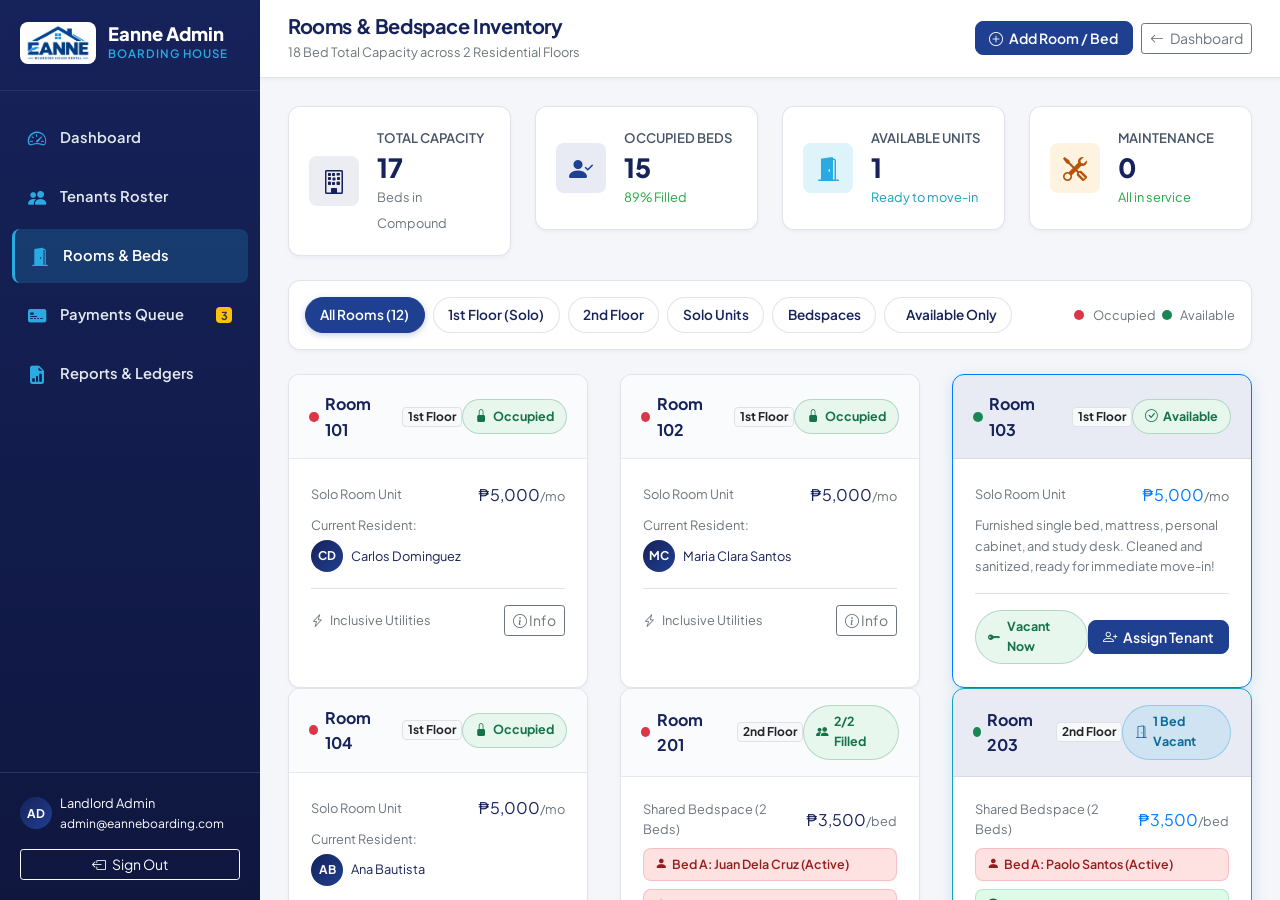
<file: pages/rooms.html>
<!DOCTYPE html>
<html lang="en">
<head>
  <meta charset="UTF-8">
  <meta name="viewport" content="width=device-width, initial-scale=1.0">
  <title>Rooms & Beds Inventory | Eanne Admin Console</title>
  <meta name="description" content="Visual room and bedspace inventory management for Eanne Boarding House Pasig.">
  
  <!-- Bootstrap 4.1.3 CSS & Icons -->
  <link rel="stylesheet" href="https://cdn.jsdelivr.net/npm/bootstrap@4.1.3/dist/css/bootstrap.min.css">
  <link rel="stylesheet" href="https://cdn.jsdelivr.net/npm/bootstrap-icons@1.11.3/font/bootstrap-icons.min.css">
  
  <!-- Custom Design System -->
  <link rel="stylesheet" href="../assets/css/style.css">
</head>
<body>

  <div class="dashboard-wrapper">
    <!-- Sticky Sidebar -->
    <aside class="dashboard-sidebar">
      <div class="sidebar-header">
        <a class="ebh-brand dark" href="../index.html">
          <div class="ebh-logo-mark" title="Eanne Boarding House">
            <img src="../assets/img/795286329_1754004695838265_6753877283478212113_n.png" alt="EBH Logo">
          </div>
          <div class="ebh-brand-text">
            <span class="ebh-brand-title text-white">Eanne Admin</span>
            <span class="ebh-brand-subtitle">Boarding House</span>
          </div>
        </a>
      </div>

      <nav class="sidebar-nav">
        <a href="admin-dashboard.html" class="sidebar-link"><i class="bi bi-speedometer2"></i><span>Dashboard</span></a>
        <a href="tenants.html" class="sidebar-link"><i class="bi bi-people-fill"></i><span>Tenants Roster</span></a>
        <a href="rooms.html" class="sidebar-link active"><i class="bi bi-door-open-fill"></i><span>Rooms & Beds</span></a>
        <a href="payments.html" class="sidebar-link"><i class="bi bi-credit-card-2-front-fill"></i><span>Payments Queue</span> <span class="badge badge-warning text-dark ml-auto">3</span></a>
        <a href="reports.html" class="sidebar-link"><i class="bi bi-file-earmark-bar-graph-fill"></i><span>Reports & Ledgers</span></a>
      </nav>

      <div class="sidebar-footer">
        <div class="d-flex align-items-center gap-2 mb-3">
          <div class="avatar-circle sm">AD</div>
          <div class="overflow-hidden">
            <div class="small fw-bold text-white text-truncate">Landlord Admin</div>
            <div class="small text-white-50 text-truncate" style="font-size:0.75rem;">admin@eanneboarding.com</div>
          </div>
        </div>
        <a href="login.html" class="btn btn-outline-light btn-sm w-100"><i class="bi bi-box-arrow-left me-1"></i> Sign Out</a>
      </div>
    </aside>

    <!-- Main Content Area -->
    <div class="dashboard-main">
      <header class="dashboard-topbar">
        <div class="d-flex align-items-center gap-3">
          <button class="btn btn-sm btn-outline-secondary d-lg-none" type="button" id="sidebarToggleBtn"><i class="bi bi-list fs-5"></i></button>
          <div>
            <h5 class="mb-0 fw-bold text-navy">Rooms & Bedspace Inventory</h5>
            <small class="text-muted">18 Bed Total Capacity across 2 Residential Floors</small>
          </div>
        </div>
        <div class="d-flex align-items-center gap-2">
          <button type="button" class="btn btn-sm btn-ebh-primary" data-toggle="modal" data-target="#addRoomModal">
            <i class="bi bi-plus-circle me-1"></i> Add Room / Bed
          </button>
          <a href="admin-dashboard.html" class="btn btn-sm btn-outline-secondary"><i class="bi bi-arrow-left me-1"></i> Dashboard</a>
        </div>
      </header>

      <main class="dashboard-content">
        <!-- Quick Inventory Stat Cards -->
        <div class="row g-3 mb-4">
          <div class="col-6 col-md-3">
            <div class="kpi-card">
              <div class="kpi-icon navy"><i class="bi bi-building"></i></div>
              <div>
                <div class="kpi-title">Total Capacity</div>
                <div class="kpi-value text-navy" data-counter="18">18</div>
                <small class="text-muted">Beds in Compound</small>
              </div>
            </div>
          </div>
          <div class="col-6 col-md-3">
            <div class="kpi-card">
              <div class="kpi-icon blue"><i class="bi bi-person-check-fill"></i></div>
              <div>
                <div class="kpi-title">Occupied Beds</div>
                <div class="kpi-value text-navy" data-counter="16">16</div>
                <small class="text-success fw-semibold">89% Filled</small>
              </div>
            </div>
          </div>
          <div class="col-6 col-md-3">
            <div class="kpi-card">
              <div class="kpi-icon accent"><i class="bi bi-door-open-fill"></i></div>
              <div>
                <div class="kpi-title">Available Units</div>
                <div class="kpi-value text-navy" data-counter="2">2</div>
                <small class="text-info fw-semibold">Ready to move-in</small>
              </div>
            </div>
          </div>
          <div class="col-6 col-md-3">
            <div class="kpi-card">
              <div class="kpi-icon warning"><i class="bi bi-tools"></i></div>
              <div>
                <div class="kpi-title">Maintenance</div>
                <div class="kpi-value text-navy" data-counter="0">0</div>
                <small class="text-success">All in service</small>
              </div>
            </div>
          </div>
        </div>

        <!-- Filter Pills Bar -->
        <div class="ebh-card p-3 mb-4">
          <div class="d-flex flex-wrap align-items-center justify-content-between gap-3">
            <div class="btn-filter-group">
              <button type="button" class="btn-filter active" data-filter="all" data-target-items="#roomsGridContainer > .filterable-item">All Rooms (12)</button>
              <button type="button" class="btn-filter" data-filter="1st-floor" data-target-items="#roomsGridContainer > .filterable-item">1st Floor (Solo)</button>
              <button type="button" class="btn-filter" data-filter="2nd-floor" data-target-items="#roomsGridContainer > .filterable-item">2nd Floor</button>
              <button type="button" class="btn-filter" data-filter="solo" data-target-items="#roomsGridContainer > .filterable-item">Solo Units</button>
              <button type="button" class="btn-filter" data-filter="bedspace" data-target-items="#roomsGridContainer > .filterable-item">Bedspaces</button>
              <button type="button" class="btn-filter" data-filter="available" data-target-items="#roomsGridContainer > .filterable-item"><i class="bi bi-sparkles text-success"></i> Available Only</button>
            </div>
            <div class="small text-muted">
              <span class="room-status-dot occupied"></span> Occupied &nbsp;
              <span class="room-status-dot available"></span> Available
            </div>
          </div>
        </div>

        <!-- Rooms Grid -->
        <div class="row g-4" id="roomsGridContainer">
          <!-- Room 101 -->
          <div class="col-md-6 col-lg-4 filterable-item" data-category="1st-floor solo" data-status="occupied">
            <div class="room-card h-100">
              <div class="room-card-header">
                <div class="d-flex align-items-center">
                  <span class="room-status-dot occupied"></span>
                  <strong class="text-navy">Room 101</strong>
                  <span class="badge badge-light border ms-2 small">1st Floor</span>
                </div>
                <span class="badge-ebh badge-paid"><i class="bi bi-lock-fill"></i> Occupied</span>
              </div>
              <div class="ebh-card-body d-flex flex-column flex-grow-1">
                <div class="d-flex justify-content-between align-items-center mb-2">
                  <span class="text-muted small">Solo Room Unit</span>
                  <span class="fw-bold text-navy fs-5">₱5,000<small class="text-muted fw-normal">/mo</small></span>
                </div>
                <div class="mb-3">
                  <div class="small text-muted mb-1">Current Resident:</div>
                  <div class="d-flex align-items-center gap-2">
                    <div class="avatar-circle sm">CD</div>
                    <span class="fw-bold text-navy small">Carlos Dominguez</span>
                  </div>
                </div>
                <div class="mt-auto pt-3 border-top d-flex justify-content-between align-items-center">
                  <span class="small text-muted"><i class="bi bi-lightning-charge me-1"></i> Inclusive Utilities</span>
                  <button class="btn btn-sm btn-outline-secondary" onclick="showTenantDetails('Carlos Dominguez', 'Room 101', 'Solo Unit', '₱5,000.00', '0917-234-5678', 'Jan 10, 2026')"><i class="bi bi-info-circle"></i> Info</button>
                </div>
              </div>
            </div>
          </div>

          <!-- Room 102 -->
          <div class="col-md-6 col-lg-4 filterable-item" data-category="1st-floor solo" data-status="occupied">
            <div class="room-card h-100">
              <div class="room-card-header">
                <div class="d-flex align-items-center">
                  <span class="room-status-dot occupied"></span>
                  <strong class="text-navy">Room 102</strong>
                  <span class="badge badge-light border ms-2 small">1st Floor</span>
                </div>
                <span class="badge-ebh badge-paid"><i class="bi bi-lock-fill"></i> Occupied</span>
              </div>
              <div class="ebh-card-body d-flex flex-column flex-grow-1">
                <div class="d-flex justify-content-between align-items-center mb-2">
                  <span class="text-muted small">Solo Room Unit</span>
                  <span class="fw-bold text-navy fs-5">₱5,000<small class="text-muted fw-normal">/mo</small></span>
                </div>
                <div class="mb-3">
                  <div class="small text-muted mb-1">Current Resident:</div>
                  <div class="d-flex align-items-center gap-2">
                    <div class="avatar-circle sm">MC</div>
                    <span class="fw-bold text-navy small">Maria Clara Santos</span>
                  </div>
                </div>
                <div class="mt-auto pt-3 border-top d-flex justify-content-between align-items-center">
                  <span class="small text-muted"><i class="bi bi-lightning-charge me-1"></i> Inclusive Utilities</span>
                  <button class="btn btn-sm btn-outline-secondary" onclick="showTenantDetails('Maria Clara Santos', 'Room 102', 'Solo Unit', '₱5,000.00', '0917-882-9901', 'Jan 15, 2026')"><i class="bi bi-info-circle"></i> Info</button>
                </div>
              </div>
            </div>
          </div>

          <!-- Room 103 (AVAILABLE) -->
          <div class="col-md-6 col-lg-4 filterable-item" data-category="1st-floor solo" data-status="available">
            <div class="room-card h-100 border-primary" style="box-shadow: 0 4px 15px rgba(2, 132, 199, 0.15);">
              <div class="room-card-header bg-info bg-opacity-10">
                <div class="d-flex align-items-center">
                  <span class="room-status-dot available"></span>
                  <strong class="text-navy">Room 103</strong>
                  <span class="badge badge-light border ms-2 small">1st Floor</span>
                </div>
                <span class="badge-ebh badge-verified"><i class="bi bi-check-circle"></i> Available</span>
              </div>
              <div class="ebh-card-body d-flex flex-column flex-grow-1">
                <div class="d-flex justify-content-between align-items-center mb-2">
                  <span class="text-muted small">Solo Room Unit</span>
                  <span class="fw-bold text-primary fs-5">₱5,000<small class="text-muted fw-normal">/mo</small></span>
                </div>
                <p class="text-muted small mb-3">
                  Furnished single bed, mattress, personal cabinet, and study desk. Cleaned and sanitized, ready for immediate move-in!
                </p>
                <div class="mt-auto pt-3 border-top d-flex justify-content-between align-items-center">
                  <span class="badge-ebh badge-verified small"><i class="bi bi-key-fill"></i> Vacant Now</span>
                  <button class="btn btn-sm btn-ebh-primary" data-toggle="modal" data-target="#addTenantModal"><i class="bi bi-person-plus me-1"></i> Assign Tenant</button>
                </div>
              </div>
            </div>
          </div>

          <!-- Room 104 -->
          <div class="col-md-6 col-lg-4 filterable-item" data-category="1st-floor solo" data-status="occupied">
            <div class="room-card h-100">
              <div class="room-card-header">
                <div class="d-flex align-items-center">
                  <span class="room-status-dot occupied"></span>
                  <strong class="text-navy">Room 104</strong>
                  <span class="badge badge-light border ms-2 small">1st Floor</span>
                </div>
                <span class="badge-ebh badge-paid"><i class="bi bi-lock-fill"></i> Occupied</span>
              </div>
              <div class="ebh-card-body d-flex flex-column flex-grow-1">
                <div class="d-flex justify-content-between align-items-center mb-2">
                  <span class="text-muted small">Solo Room Unit</span>
                  <span class="fw-bold text-navy fs-5">₱5,000<small class="text-muted fw-normal">/mo</small></span>
                </div>
                <div class="mb-3">
                  <div class="small text-muted mb-1">Current Resident:</div>
                  <div class="d-flex align-items-center gap-2">
                    <div class="avatar-circle sm">AB</div>
                    <span class="fw-bold text-navy small">Ana Bautista</span>
                  </div>
                </div>
                <div class="mt-auto pt-3 border-top d-flex justify-content-between align-items-center">
                  <span class="small text-muted"><i class="bi bi-lightning-charge me-1"></i> Inclusive Utilities</span>
                  <button class="btn btn-sm btn-outline-secondary" onclick="showTenantDetails('Ana Bautista', 'Room 104', 'Solo Unit', '₱5,000.00', '0915-334-5566', 'Apr 1, 2026')"><i class="bi bi-info-circle"></i> Info</button>
                </div>
              </div>
            </div>
          </div>

          <!-- Room 201 (Bedspace) -->
          <div class="col-md-6 col-lg-4 filterable-item" data-category="2nd-floor bedspace" data-status="occupied">
            <div class="room-card h-100">
              <div class="room-card-header">
                <div class="d-flex align-items-center">
                  <span class="room-status-dot occupied"></span>
                  <strong class="text-navy">Room 201</strong>
                  <span class="badge badge-light border ms-2 small">2nd Floor</span>
                </div>
                <span class="badge-ebh badge-paid"><i class="bi bi-people-fill"></i> 2/2 Filled</span>
              </div>
              <div class="ebh-card-body d-flex flex-column flex-grow-1">
                <div class="d-flex justify-content-between align-items-center mb-2">
                  <span class="text-muted small">Shared Bedspace (2 Beds)</span>
                  <span class="fw-bold text-navy fs-5">₱3,500<small class="text-muted fw-normal">/bed</small></span>
                </div>
                <div class="d-flex flex-column gap-2 mb-3">
                  <div class="bed-slot-pill occupied">
                    <i class="bi bi-person-fill"></i> Bed A: Juan Dela Cruz (Active)
                  </div>
                  <div class="bed-slot-pill occupied">
                    <i class="bi bi-person-fill"></i> Bed B: Jose Rizal Mendoza (Active)
                  </div>
                </div>
                <div class="mt-auto pt-3 border-top d-flex justify-content-between align-items-center">
                  <span class="small text-muted"><i class="bi bi-shield-check me-1"></i> Lockers Included</span>
                  <button class="btn btn-sm btn-outline-secondary" onclick="showToast('Room 201', 'Bedspace fully booked.', 'info')"><i class="bi bi-info-circle"></i> View</button>
                </div>
              </div>
            </div>
          </div>

          <!-- Room 203 (Bedspace - 1 BED AVAILABLE) -->
          <div class="col-md-6 col-lg-4 filterable-item" data-category="2nd-floor bedspace" data-status="available">
            <div class="room-card h-100 border-info" style="box-shadow: 0 4px 15px rgba(2, 132, 199, 0.15);">
              <div class="room-card-header bg-info bg-opacity-10">
                <div class="d-flex align-items-center">
                  <span class="room-status-dot available"></span>
                  <strong class="text-navy">Room 203</strong>
                  <span class="badge badge-light border ms-2 small">2nd Floor</span>
                </div>
                <span class="badge-ebh badge-pending"><i class="bi bi-door-open"></i> 1 Bed Vacant</span>
              </div>
              <div class="ebh-card-body d-flex flex-column flex-grow-1">
                <div class="d-flex justify-content-between align-items-center mb-2">
                  <span class="text-muted small">Shared Bedspace (2 Beds)</span>
                  <span class="fw-bold text-primary fs-5">₱3,500<small class="text-muted fw-normal">/bed</small></span>
                </div>
                <div class="d-flex flex-column gap-2 mb-3">
                  <div class="bed-slot-pill occupied">
                    <i class="bi bi-person-fill"></i> Bed A: Paolo Santos (Active)
                  </div>
                  <div class="bed-slot-pill available">
                    <i class="bi bi-check-circle-fill"></i> Bed B: VACANT (₱3,500/mo)
                  </div>
                </div>
                <div class="mt-auto pt-3 border-top d-flex justify-content-between align-items-center">
                  <span class="badge-ebh badge-verified small">Bed B Move-in Ready</span>
                  <button class="btn btn-sm btn-ebh-primary" data-toggle="modal" data-target="#addTenantModal"><i class="bi bi-person-plus me-1"></i> Assign Bed B</button>
                </div>
              </div>
            </div>
          </div>
        </div>
      </main>
    </div>
  </div>

  <!-- Modal: Add Room / Bed Inventory -->
  <div class="modal fade" id="addRoomModal" tabindex="-1" role="dialog" aria-hidden="true">
    <div class="modal-dialog modal-dialog-centered" role="document">
      <div class="modal-content border-0 shadow-lg">
        <div class="modal-header bg-navy text-white">
          <h5 class="modal-title fw-bold text-white mb-0"><i class="bi bi-door-plus-fill me-2"></i> Add Room / Bed Unit</h5>
          <button type="button" class="close text-white border-0 bg-transparent" data-dismiss="modal" aria-label="Close">
            <span aria-hidden="true">&times;</span>
          </button>
        </div>
        <form id="addRoomForm">
          <div class="modal-body p-4">
            <div class="row g-3">
              <div class="col-md-6">
                <label for="newRoomNumber" class="form-label small fw-bold text-navy">Room Number / Identifier</label>
                <input type="text" class="form-control" id="newRoomNumber" required placeholder="e.g. Room 107">
              </div>
              <div class="col-md-6">
                <label for="newRoomFloor" class="form-label small fw-bold text-navy">Floor Level</label>
                <select class="form-control" id="newRoomFloor" required>
                  <option value="1st-floor">1st Floor</option>
                  <option value="2nd-floor">2nd Floor</option>
                </select>
              </div>
              <div class="col-md-6">
                <label for="newRoomType" class="form-label small fw-bold text-navy">Unit Category</label>
                <select class="form-control" id="newRoomType" required>
                  <option value="Solo">Solo Unit</option>
                  <option value="Bedspace">Bedspace Shared</option>
                  <option value="Deluxe">Deluxe Studio</option>
                </select>
              </div>
              <div class="col-md-6">
                <label for="newRoomRate" class="form-label small fw-bold text-navy">Monthly Rate (₱)</label>
                <input type="number" class="form-control" id="newRoomRate" required value="5000">
              </div>
              <div class="col-12">
                <label for="newRoomCapacity" class="form-label small fw-bold text-navy">Maximum Occupants</label>
                <input type="number" class="form-control" id="newRoomCapacity" value="1" min="1" max="4">
              </div>
            </div>
          </div>
          <div class="modal-footer bg-light">
            <button type="button" class="btn btn-secondary btn-sm" data-dismiss="modal">Cancel</button>
            <button type="submit" class="btn btn-ebh-primary btn-sm"><i class="bi bi-save me-1"></i> Add to Room Inventory</button>
          </div>
        </form>
      </div>
    </div>
  </div>

  <!-- Modal: Add New Tenant (Reused) -->
  <div class="modal fade" id="addTenantModal" tabindex="-1" role="dialog" aria-hidden="true">
    <div class="modal-dialog modal-dialog-centered" role="document">
      <div class="modal-content border-0 shadow-lg">
        <div class="modal-header bg-navy text-white">
          <h5 class="modal-title fw-bold text-white mb-0"><i class="bi bi-person-plus-fill me-2"></i> Assign Tenant to Vacant Unit</h5>
          <button type="button" class="close text-white border-0 bg-transparent" data-dismiss="modal" aria-label="Close">
            <span aria-hidden="true">&times;</span>
          </button>
        </div>
        <form id="addTenantForm">
          <div class="modal-body p-4">
            <div class="row g-3">
              <div class="col-12">
                <label for="newTenantName" class="form-label small fw-bold text-navy">Full Legal Name</label>
                <input type="text" class="form-control" id="newTenantName" required placeholder="e.g. Maria Clara Santos">
              </div>
              <div class="col-md-6">
                <label for="newTenantContact" class="form-label small fw-bold text-navy">Mobile / Contact Number</label>
                <input type="tel" class="form-control" id="newTenantContact" required placeholder="0917-123-4567">
              </div>
              <div class="col-md-6">
                <label for="newTenantMoveIn" class="form-label small fw-bold text-navy">Move-in Date</label>
                <input type="date" class="form-control" id="newTenantMoveIn" required>
              </div>
              <div class="col-md-6">
                <label for="newTenantRoom" class="form-label small fw-bold text-navy">Assigned Unit</label>
                <select class="form-control" id="newTenantRoom" required>
                  <option value="Room 103 (Solo)">Room 103 (1st Floor Solo - ₱5,000)</option>
                  <option value="Room 203 - Bed B">Room 203 - Bed B (2nd Floor Shared - ₱3,500)</option>
                </select>
              </div>
              <div class="col-md-6">
                <label for="newTenantRent" class="form-label small fw-bold text-navy">Monthly Rent (₱)</label>
                <input type="number" class="form-control" id="newTenantRent" required value="5000">
              </div>
            </div>
          </div>
          <div class="modal-footer bg-light">
            <button type="button" class="btn btn-secondary btn-sm" data-dismiss="modal">Cancel</button>
            <button type="submit" class="btn btn-ebh-primary btn-sm"><i class="bi bi-check-circle me-1"></i> Confirm & Assign</button>
          </div>
        </form>
      </div>
    </div>
  </div>

  <!-- Full jQuery 3.7.1, Popper.js, Bootstrap 4.1.3 JS -->
  <script src="https://cdn.jsdelivr.net/npm/jquery@3.7.1/dist/jquery.min.js"></script>
  <script src="https://cdn.jsdelivr.net/npm/popper.js@1.14.3/dist/umd/popper.min.js"></script>
  <script src="https://cdn.jsdelivr.net/npm/bootstrap@4.1.3/dist/js/bootstrap.min.js"></script>
  <script src="../assets/js/script.js"></script>
</body>
</html>
</file>
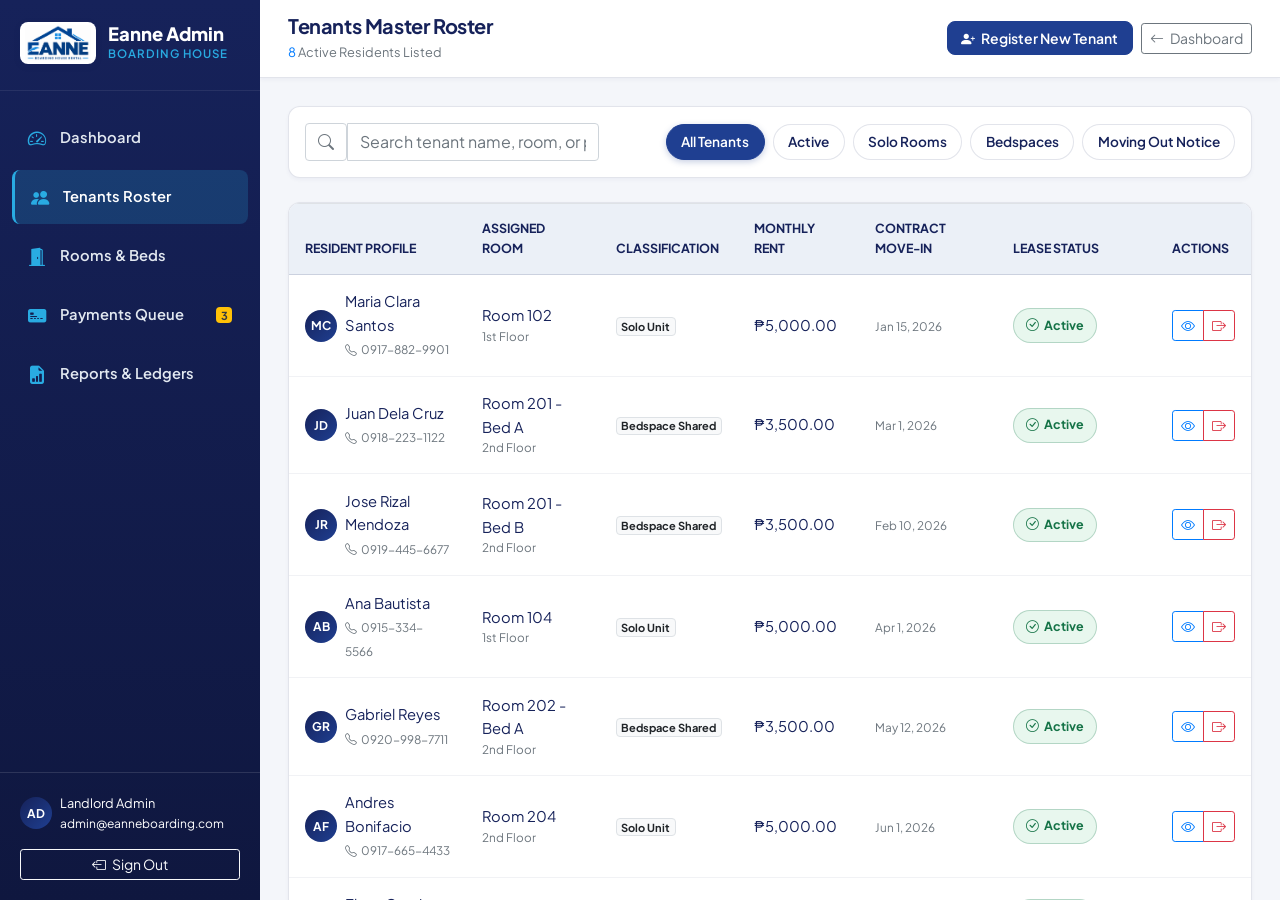
<file: pages/tenants.html>
<!DOCTYPE html>
<html lang="en">
<head>
  <meta charset="UTF-8">
  <meta name="viewport" content="width=device-width, initial-scale=1.0">
  <title>Tenants Roster | Eanne Admin Console</title>
  <meta name="description" content="Tenant management roster, lease contract tracking, and room occupancy for Eanne Boarding House.">
  
  <!-- Bootstrap 4.1.3 CSS & Icons -->
  <link rel="stylesheet" href="https://cdn.jsdelivr.net/npm/bootstrap@4.1.3/dist/css/bootstrap.min.css">
  <link rel="stylesheet" href="https://cdn.jsdelivr.net/npm/bootstrap-icons@1.11.3/font/bootstrap-icons.min.css">
  
  <!-- Custom Design System -->
  <link rel="stylesheet" href="../assets/css/style.css">
</head>
<body>

  <div class="dashboard-wrapper">
    <!-- Sticky Sidebar -->
    <aside class="dashboard-sidebar">
      <div class="sidebar-header">
        <a class="ebh-brand dark" href="../index.html">
          <div class="ebh-logo-mark" title="Eanne Boarding House">
            <img src="../assets/img/795286329_1754004695838265_6753877283478212113_n.png" alt="EBH Logo">
          </div>
          <div class="ebh-brand-text">
            <span class="ebh-brand-title text-white">Eanne Admin</span>
            <span class="ebh-brand-subtitle">Boarding House</span>
          </div>
        </a>
      </div>

      <nav class="sidebar-nav">
        <a href="admin-dashboard.html" class="sidebar-link"><i class="bi bi-speedometer2"></i><span>Dashboard</span></a>
        <a href="tenants.html" class="sidebar-link active"><i class="bi bi-people-fill"></i><span>Tenants Roster</span></a>
        <a href="rooms.html" class="sidebar-link"><i class="bi bi-door-open-fill"></i><span>Rooms & Beds</span></a>
        <a href="payments.html" class="sidebar-link"><i class="bi bi-credit-card-2-front-fill"></i><span>Payments Queue</span> <span class="badge badge-warning text-dark ml-auto">3</span></a>
        <a href="reports.html" class="sidebar-link"><i class="bi bi-file-earmark-bar-graph-fill"></i><span>Reports & Ledgers</span></a>
      </nav>

      <div class="sidebar-footer">
        <div class="d-flex align-items-center gap-2 mb-3">
          <div class="avatar-circle sm">AD</div>
          <div class="overflow-hidden">
            <div class="small fw-bold text-white text-truncate">Landlord Admin</div>
            <div class="small text-white-50 text-truncate" style="font-size:0.75rem;">admin@eanneboarding.com</div>
          </div>
        </div>
        <a href="login.html" class="btn btn-outline-light btn-sm w-100"><i class="bi bi-box-arrow-left me-1"></i> Sign Out</a>
      </div>
    </aside>

    <!-- Main Content Area -->
    <div class="dashboard-main">
      <header class="dashboard-topbar">
        <div class="d-flex align-items-center gap-3">
          <button class="btn btn-sm btn-outline-secondary d-lg-none" type="button" id="sidebarToggleBtn"><i class="bi bi-list fs-5"></i></button>
          <div>
            <h5 class="mb-0 fw-bold text-navy">Tenants Master Roster</h5>
            <small class="text-muted"><span id="tenantCountBadge" class="fw-bold text-primary">8</span> Active Residents Listed</small>
          </div>
        </div>
        <div class="d-flex align-items-center gap-2">
          <button type="button" class="btn btn-sm btn-ebh-primary" data-toggle="modal" data-target="#addTenantModal">
            <i class="bi bi-person-plus-fill me-1"></i> Register New Tenant
          </button>
          <a href="admin-dashboard.html" class="btn btn-sm btn-outline-secondary"><i class="bi bi-arrow-left me-1"></i> Dashboard</a>
        </div>
      </header>

      <main class="dashboard-content">
        <!-- Control Bar: Search & Filter Pills -->
        <div class="ebh-card p-3 mb-4">
          <div class="row g-3 align-items-center justify-content-between">
            <div class="col-md-5 col-lg-4">
              <div class="input-group">
                <span class="input-group-text bg-white border-end-0 text-muted"><i class="bi bi-search"></i></span>
                <input type="text" class="form-control border-start-0" id="tenantSearchInput" placeholder="Search tenant name, room, or phone...">
              </div>
            </div>
            <div class="col-md-7 col-lg-8">
              <div class="btn-filter-group justify-content-md-end">
                <button type="button" class="btn-filter active" data-filter="all" data-target-items="#tenantsTable tbody tr">All Tenants</button>
                <button type="button" class="btn-filter" data-filter="active" data-target-items="#tenantsTable tbody tr">Active</button>
                <button type="button" class="btn-filter" data-filter="solo" data-target-items="#tenantsTable tbody tr">Solo Rooms</button>
                <button type="button" class="btn-filter" data-filter="bedspace" data-target-items="#tenantsTable tbody tr">Bedspaces</button>
                <button type="button" class="btn-filter" data-filter="notice" data-target-items="#tenantsTable tbody tr">Moving Out Notice</button>
              </div>
            </div>
          </div>
        </div>

        <!-- Tenants Table Card -->
        <div class="ebh-card">
          <div class="table-responsive">
            <table class="table table-ebh table-hover mb-0" id="tenantsTable">
              <thead>
                <tr>
                  <th>Resident Profile</th>
                  <th>Assigned Room</th>
                  <th>Classification</th>
                  <th>Monthly Rent</th>
                  <th>Contract Move-in</th>
                  <th>Lease Status</th>
                  <th class="text-end">Actions</th>
                </tr>
              </thead>
              <tbody>
                <!-- Tenant 1 -->
                <tr class="filterable-item" data-category="active solo" data-status="active">
                  <td>
                    <div class="d-flex align-items-center gap-2">
                      <div class="avatar-circle sm">MC</div>
                      <div>
                        <span class="fw-bold text-navy d-block">Maria Clara Santos</span>
                        <small class="text-muted"><i class="bi bi-telephone me-1"></i>0917-882-9901</small>
                      </div>
                    </div>
                  </td>
                  <td><span class="fw-semibold text-navy">Room 102</span> <small class="text-muted d-block">1st Floor</small></td>
                  <td><span class="badge badge-light border">Solo Unit</span></td>
                  <td class="fw-bold text-navy">₱5,000.00</td>
                  <td><small class="text-muted">Jan 15, 2026</small></td>
                  <td><span class="badge-ebh badge-verified"><i class="bi bi-check-circle"></i> Active</span></td>
                  <td class="text-end">
                    <div class="btn-group btn-group-sm">
                      <button class="btn btn-outline-primary" title="View Profile" onclick="showTenantDetails('Maria Clara Santos', 'Room 102 (Solo)', 'Solo Unit', '₱5,000.00', '0917-882-9901', 'Jan 15, 2026')"><i class="bi bi-eye"></i></button>
                      <button class="btn btn-outline-danger" title="Archive / Move Out" onclick="removeTenantRow(this, 'Maria Clara Santos')"><i class="bi bi-box-arrow-right"></i></button>
                    </div>
                  </td>
                </tr>

                <!-- Tenant 2 -->
                <tr class="filterable-item" data-category="active bedspace" data-status="active">
                  <td>
                    <div class="d-flex align-items-center gap-2">
                      <div class="avatar-circle sm">JD</div>
                      <div>
                        <span class="fw-bold text-navy d-block">Juan Dela Cruz</span>
                        <small class="text-muted"><i class="bi bi-telephone me-1"></i>0918-223-1122</small>
                      </div>
                    </div>
                  </td>
                  <td><span class="fw-semibold text-navy">Room 201 - Bed A</span> <small class="text-muted d-block">2nd Floor</small></td>
                  <td><span class="badge badge-light border">Bedspace Shared</span></td>
                  <td class="fw-bold text-navy">₱3,500.00</td>
                  <td><small class="text-muted">Mar 1, 2026</small></td>
                  <td><span class="badge-ebh badge-verified"><i class="bi bi-check-circle"></i> Active</span></td>
                  <td class="text-end">
                    <div class="btn-group btn-group-sm">
                      <button class="btn btn-outline-primary" title="View Profile" onclick="showTenantDetails('Juan Dela Cruz', 'Room 201 - Bed A', 'Bedspace Shared', '₱3,500.00', '0918-223-1122', 'Mar 1, 2026')"><i class="bi bi-eye"></i></button>
                      <button class="btn btn-outline-danger" title="Archive / Move Out" onclick="removeTenantRow(this, 'Juan Dela Cruz')"><i class="bi bi-box-arrow-right"></i></button>
                    </div>
                  </td>
                </tr>

                <!-- Tenant 3 -->
                <tr class="filterable-item" data-category="active bedspace" data-status="active">
                  <td>
                    <div class="d-flex align-items-center gap-2">
                      <div class="avatar-circle sm">JR</div>
                      <div>
                        <span class="fw-bold text-navy d-block">Jose Rizal Mendoza</span>
                        <small class="text-muted"><i class="bi bi-telephone me-1"></i>0919-445-6677</small>
                      </div>
                    </div>
                  </td>
                  <td><span class="fw-semibold text-navy">Room 201 - Bed B</span> <small class="text-muted d-block">2nd Floor</small></td>
                  <td><span class="badge badge-light border">Bedspace Shared</span></td>
                  <td class="fw-bold text-navy">₱3,500.00</td>
                  <td><small class="text-muted">Feb 10, 2026</small></td>
                  <td><span class="badge-ebh badge-verified"><i class="bi bi-check-circle"></i> Active</span></td>
                  <td class="text-end">
                    <div class="btn-group btn-group-sm">
                      <button class="btn btn-outline-primary" title="View Profile" onclick="showTenantDetails('Jose Rizal Mendoza', 'Room 201 - Bed B', 'Bedspace Shared', '₱3,500.00', '0919-445-6677', 'Feb 10, 2026')"><i class="bi bi-eye"></i></button>
                      <button class="btn btn-outline-danger" title="Archive / Move Out" onclick="removeTenantRow(this, 'Jose Rizal Mendoza')"><i class="bi bi-box-arrow-right"></i></button>
                    </div>
                  </td>
                </tr>

                <!-- Tenant 4 -->
                <tr class="filterable-item" data-category="active solo" data-status="active">
                  <td>
                    <div class="d-flex align-items-center gap-2">
                      <div class="avatar-circle sm">AB</div>
                      <div>
                        <span class="fw-bold text-navy d-block">Ana Bautista</span>
                        <small class="text-muted"><i class="bi bi-telephone me-1"></i>0915-334-5566</small>
                      </div>
                    </div>
                  </td>
                  <td><span class="fw-semibold text-navy">Room 104</span> <small class="text-muted d-block">1st Floor</small></td>
                  <td><span class="badge badge-light border">Solo Unit</span></td>
                  <td class="fw-bold text-navy">₱5,000.00</td>
                  <td><small class="text-muted">Apr 1, 2026</small></td>
                  <td><span class="badge-ebh badge-verified"><i class="bi bi-check-circle"></i> Active</span></td>
                  <td class="text-end">
                    <div class="btn-group btn-group-sm">
                      <button class="btn btn-outline-primary" title="View Profile" onclick="showTenantDetails('Ana Bautista', 'Room 104 (Solo)', 'Solo Unit', '₱5,000.00', '0915-334-5566', 'Apr 1, 2026')"><i class="bi bi-eye"></i></button>
                      <button class="btn btn-outline-danger" title="Archive / Move Out" onclick="removeTenantRow(this, 'Ana Bautista')"><i class="bi bi-box-arrow-right"></i></button>
                    </div>
                  </td>
                </tr>

                <!-- Tenant 5 -->
                <tr class="filterable-item" data-category="active bedspace" data-status="active">
                  <td>
                    <div class="d-flex align-items-center gap-2">
                      <div class="avatar-circle sm">GR</div>
                      <div>
                        <span class="fw-bold text-navy d-block">Gabriel Reyes</span>
                        <small class="text-muted"><i class="bi bi-telephone me-1"></i>0920-998-7711</small>
                      </div>
                    </div>
                  </td>
                  <td><span class="fw-semibold text-navy">Room 202 - Bed A</span> <small class="text-muted d-block">2nd Floor</small></td>
                  <td><span class="badge badge-light border">Bedspace Shared</span></td>
                  <td class="fw-bold text-navy">₱3,500.00</td>
                  <td><small class="text-muted">May 12, 2026</small></td>
                  <td><span class="badge-ebh badge-verified"><i class="bi bi-check-circle"></i> Active</span></td>
                  <td class="text-end">
                    <div class="btn-group btn-group-sm">
                      <button class="btn btn-outline-primary" title="View Profile" onclick="showTenantDetails('Gabriel Reyes', 'Room 202 - Bed A', 'Bedspace Shared', '₱3,500.00', '0920-998-7711', 'May 12, 2026')"><i class="bi bi-eye"></i></button>
                      <button class="btn btn-outline-danger" title="Archive / Move Out" onclick="removeTenantRow(this, 'Gabriel Reyes')"><i class="bi bi-box-arrow-right"></i></button>
                    </div>
                  </td>
                </tr>

                <!-- Tenant 6 -->
                <tr class="filterable-item" data-category="active solo" data-status="active">
                  <td>
                    <div class="d-flex align-items-center gap-2">
                      <div class="avatar-circle sm">AF</div>
                      <div>
                        <span class="fw-bold text-navy d-block">Andres Bonifacio</span>
                        <small class="text-muted"><i class="bi bi-telephone me-1"></i>0917-665-4433</small>
                      </div>
                    </div>
                  </td>
                  <td><span class="fw-semibold text-navy">Room 204</span> <small class="text-muted d-block">2nd Floor</small></td>
                  <td><span class="badge badge-light border">Solo Unit</span></td>
                  <td class="fw-bold text-navy">₱5,000.00</td>
                  <td><small class="text-muted">Jun 1, 2026</small></td>
                  <td><span class="badge-ebh badge-verified"><i class="bi bi-check-circle"></i> Active</span></td>
                  <td class="text-end">
                    <div class="btn-group btn-group-sm">
                      <button class="btn btn-outline-primary" title="View Profile" onclick="showTenantDetails('Andres Bonifacio', 'Room 204 (Solo)', 'Solo Unit', '₱5,000.00', '0917-665-4433', 'Jun 1, 2026')"><i class="bi bi-eye"></i></button>
                      <button class="btn btn-outline-danger" title="Archive / Move Out" onclick="removeTenantRow(this, 'Andres Bonifacio')"><i class="bi bi-box-arrow-right"></i></button>
                    </div>
                  </td>
                </tr>

                <!-- Tenant 7 -->
                <tr class="filterable-item" data-category="active solo" data-status="active">
                  <td>
                    <div class="d-flex align-items-center gap-2">
                      <div class="avatar-circle sm">EG</div>
                      <div>
                        <span class="fw-bold text-navy d-block">Elena Garcia</span>
                        <small class="text-muted"><i class="bi bi-telephone me-1"></i>0927-554-1199</small>
                      </div>
                    </div>
                  </td>
                  <td><span class="fw-semibold text-navy">Room 105</span> <small class="text-muted d-block">1st Floor</small></td>
                  <td><span class="badge badge-light border">Solo Unit</span></td>
                  <td class="fw-bold text-navy">₱5,000.00</td>
                  <td><small class="text-muted">Aug 15, 2026</small></td>
                  <td><span class="badge-ebh badge-verified"><i class="bi bi-check-circle"></i> Active</span></td>
                  <td class="text-end">
                    <div class="btn-group btn-group-sm">
                      <button class="btn btn-outline-primary" title="View Profile" onclick="showTenantDetails('Elena Garcia', 'Room 105 (Solo)', 'Solo Unit', '₱5,000.00', '0927-554-1199', 'Aug 15, 2026')"><i class="bi bi-eye"></i></button>
                      <button class="btn btn-outline-danger" title="Archive / Move Out" onclick="removeTenantRow(this, 'Elena Garcia')"><i class="bi bi-box-arrow-right"></i></button>
                    </div>
                  </td>
                </tr>

                <!-- Tenant 8 (Notice) -->
                <tr class="filterable-item" data-category="notice solo" data-status="notice">
                  <td>
                    <div class="d-flex align-items-center gap-2">
                      <div class="avatar-circle sm">MC</div>
                      <div>
                        <span class="fw-bold text-navy d-block">Mark Anthony Cruz</span>
                        <small class="text-muted"><i class="bi bi-telephone me-1"></i>0916-123-9876</small>
                      </div>
                    </div>
                  </td>
                  <td><span class="fw-semibold text-navy">Room 205</span> <small class="text-muted d-block">2nd Floor</small></td>
                  <td><span class="badge badge-light border">Solo Unit</span></td>
                  <td class="fw-bold text-navy">₱5,000.00</td>
                  <td><small class="text-muted">Jul 20, 2026</small></td>
                  <td><span class="badge-ebh badge-overdue"><i class="bi bi-info-circle"></i> Moving Out Oct 31</span></td>
                  <td class="text-end">
                    <div class="btn-group btn-group-sm">
                      <button class="btn btn-outline-primary" title="View Profile" onclick="showTenantDetails('Mark Anthony Cruz', 'Room 205 (Solo)', 'Solo Unit', '₱5,000.00', '0916-123-9876', 'Jul 20, 2026')"><i class="bi bi-eye"></i></button>
                      <button class="btn btn-outline-danger" title="Archive / Move Out" onclick="removeTenantRow(this, 'Mark Anthony Cruz')"><i class="bi bi-box-arrow-right"></i></button>
                    </div>
                  </td>
                </tr>
              </tbody>
            </table>
          </div>
        </div>
      </main>
    </div>
  </div>

  <!-- Modal: Add New Tenant -->
  <div class="modal fade" id="addTenantModal" tabindex="-1" role="dialog" aria-hidden="true">
    <div class="modal-dialog modal-dialog-centered" role="document">
      <div class="modal-content border-0 shadow-lg">
        <div class="modal-header bg-navy text-white">
          <h5 class="modal-title fw-bold text-white mb-0"><i class="bi bi-person-plus-fill me-2"></i> Register New Tenant</h5>
          <button type="button" class="close text-white border-0 bg-transparent" data-dismiss="modal" aria-label="Close">
            <span aria-hidden="true">&times;</span>
          </button>
        </div>
        <form id="addTenantForm">
          <div class="modal-body p-4">
            <div class="row g-3">
              <div class="col-12">
                <label for="newTenantName" class="form-label small fw-bold text-navy">Full Legal Name</label>
                <input type="text" class="form-control" id="newTenantName" required placeholder="e.g. Roberto Gomez">
              </div>
              <div class="col-md-6">
                <label for="newTenantContact" class="form-label small fw-bold text-navy">Mobile / Contact Number</label>
                <input type="tel" class="form-control" id="newTenantContact" required placeholder="0917-123-4567">
              </div>
              <div class="col-md-6">
                <label for="newTenantMoveIn" class="form-label small fw-bold text-navy">Move-in Date</label>
                <input type="date" class="form-control" id="newTenantMoveIn" required>
              </div>
              <div class="col-md-6">
                <label for="newTenantRoom" class="form-label small fw-bold text-navy">Room Assignment</label>
                <select class="form-control" id="newTenantRoom" required>
                  <option value="Room 103 (Solo)">Room 103 (1st Floor Solo)</option>
                  <option value="Room 203 - Bed B">Room 203 - Bed B (2nd Floor Shared)</option>
                  <option value="Room 107 (Solo)">Room 107 (1st Floor Solo)</option>
                </select>
              </div>
              <div class="col-md-6">
                <label for="newTenantType" class="form-label small fw-bold text-navy">Room Classification</label>
                <select class="form-control" id="newTenantType">
                  <option value="Solo Unit">Solo Unit</option>
                  <option value="Bedspace Shared">Bedspace Shared</option>
                  <option value="Deluxe Studio">Deluxe Studio</option>
                </select>
              </div>
              <div class="col-md-6">
                <label for="newTenantRent" class="form-label small fw-bold text-navy">Monthly Rent (₱)</label>
                <input type="number" class="form-control" id="newTenantRent" required value="5000">
              </div>
              <div class="col-md-6">
                <label class="form-label small fw-bold text-navy">Utilities Inclusions</label>
                <input type="text" class="form-control bg-light" readonly value="Water & Electricity Included">
              </div>
            </div>
          </div>
          <div class="modal-footer bg-light">
            <button type="button" class="btn btn-secondary btn-sm" data-dismiss="modal">Cancel</button>
            <button type="submit" class="btn btn-ebh-primary btn-sm"><i class="bi bi-check-circle me-1"></i> Register Tenant</button>
          </div>
        </form>
      </div>
    </div>
  </div>

  <!-- Full jQuery 3.7.1, Popper.js, Bootstrap 4.1.3 JS -->
  <script src="https://cdn.jsdelivr.net/npm/jquery@3.7.1/dist/jquery.min.js"></script>
  <script src="https://cdn.jsdelivr.net/npm/popper.js@1.14.3/dist/umd/popper.min.js"></script>
  <script src="https://cdn.jsdelivr.net/npm/bootstrap@4.1.3/dist/js/bootstrap.min.js"></script>
  <script src="../assets/js/script.js"></script>
</body>
</html>
</file>
<file: assets/css/style.css>
@import url('https://fonts.googleapis.com/css2?family=Plus+Jakarta+Sans:wght@400;500;600;700;800&display=swap');

:root {
  --color-navy: #16225A;
  --color-navy-dark: #0f173f;
  --color-blue: #1F3F91;
  --color-accent: #29ABE2;
  --color-white: #FFFFFF;
  --color-light-gray: #F4F6FA;
  --color-border: rgba(22, 34, 90, 0.12);
  --color-text-muted: #475569;
  --shadow-sm: 0 2px 4px rgba(22, 34, 90, 0.04);
  --shadow-md: 0 6px 18px rgba(22, 34, 90, 0.08);
  --shadow-lg: 0 12px 30px rgba(22, 34, 90, 0.12);
  --radius-sm: 8px;
  --radius-md: 12px;
  --transition: all 0.2s ease-in-out;
}

body {
  font-family: 'Plus Jakarta Sans', -apple-system, BlinkMacSystemFont, 'Segoe UI', Roboto, sans-serif;
  color: #1e293b;
  background-color: var(--color-light-gray);
  line-height: 1.6;
}

h1, h2, h3, h4, h5, h6 {
  color: var(--color-navy);
  font-weight: 700;
  letter-spacing: -0.02em;
}

a {
  color: var(--color-blue);
  text-decoration: none;
  transition: var(--transition);
}

a:hover {
  color: var(--color-accent);
}

/* Utilities */
.text-navy { color: var(--color-navy) !important; }
.text-blue { color: var(--color-blue) !important; }
.text-accent { color: #0284c7 !important; }
.text-white { color: var(--color-white) !important; }
.bg-navy { background-color: var(--color-navy) !important; color: var(--color-white) !important; }
.bg-blue { background-color: var(--color-blue) !important; color: var(--color-white) !important; }
.bg-accent { background-color: var(--color-accent) !important; color: var(--color-navy) !important; }

/* Ensure headings inside dark heroes/banners and text-white containers are always white */
.text-white h1, .text-white h2, .text-white h3, .text-white h4, .text-white h5, .text-white h6,
.bg-navy h1, .bg-navy h2, .bg-navy h3, .bg-navy h4, .bg-navy h5, .bg-navy h6,
.bg-blue h1, .bg-blue h2, .bg-blue h3, .bg-blue h4, .bg-blue h5, .bg-blue h6,
.hero-ebh h1, .hero-ebh h2, .hero-ebh h3, .hero-ebh h4, .hero-ebh h5, .hero-ebh h6,
h1.text-white, h2.text-white, h3.text-white, h4.text-white, h5.text-white, h6.text-white {
  color: var(--color-white) !important;
}

/* Bootstrap 4.1.3 Compatibility Utilities */
.gap-1 { gap: 0.25rem !important; }
.gap-2 { gap: 0.5rem !important; }
.gap-3 { gap: 1rem !important; }
.gap-4 { gap: 1.5rem !important; }
.gap-5 { gap: 3rem !important; }

.min-vh-100 { min-height: 100vh !important; }
.vh-100 { height: 100vh !important; }

.me-1 { margin-right: 0.25rem !important; }
.me-2 { margin-right: 0.5rem !important; }
.me-3 { margin-right: 1rem !important; }
.me-4 { margin-right: 1.5rem !important; }
.me-5 { margin-right: 3rem !important; }
.ms-1 { margin-left: 0.25rem !important; }
.ms-2 { margin-left: 0.5rem !important; }
.ms-3 { margin-left: 1rem !important; }
.ms-4 { margin-left: 1.5rem !important; }
.ms-5 { margin-left: 3rem !important; }
.ms-auto { margin-left: auto !important; }
.me-auto { margin-right: auto !important; }

.pe-1 { padding-right: 0.25rem !important; }
.pe-2 { padding-right: 0.5rem !important; }
.pe-3 { padding-right: 1rem !important; }
.ps-1 { padding-left: 0.25rem !important; }
.ps-2 { padding-left: 0.5rem !important; }
.ps-3 { padding-left: 1rem !important; }

.rounded-pill { border-radius: 50rem !important; }
.rounded-4 { border-radius: 1rem !important; }
.rounded-3 { border-radius: 0.75rem !important; }

.row.g-1 { margin-right: -0.25rem; margin-left: -0.25rem; }
.row.g-1 > [class*="col-"], .row.g-1 > .col { padding-right: 0.25rem; padding-left: 0.25rem; }
.row.g-2 { margin-right: -0.5rem; margin-left: -0.5rem; }
.row.g-2 > [class*="col-"], .row.g-2 > .col { padding-right: 0.5rem; padding-left: 0.5rem; }
.row.g-3 { margin-right: -0.75rem; margin-left: -0.75rem; }
.row.g-3 > [class*="col-"], .row.g-3 > .col { padding-right: 0.75rem; padding-left: 0.75rem; }
.row.g-4 { margin-right: -1rem; margin-left: -1rem; }
.row.g-4 > [class*="col-"], .row.g-4 > .col { padding-right: 1rem; padding-left: 1rem; }
.row.g-5 { margin-right: -1.5rem; margin-left: -1.5rem; }
.row.g-5 > [class*="col-"], .row.g-5 > .col { padding-right: 1.5rem; padding-left: 1.5rem; }

.form-select {
  display: block;
  width: 100%;
  padding: 0.375rem 2.25rem 0.375rem 0.75rem;
  font-size: 1rem;
  font-weight: 400;
  line-height: 1.5;
  color: #212529;
  background-color: #fff;
  border: 1px solid #ced4da;
  border-radius: 0.25rem;
}
.bg-opacity-10 { background-color: rgba(31, 63, 145, 0.1) !important; }
.bg-opacity-15 { background-color: rgba(255, 255, 255, 0.15) !important; }
.border-opacity-10 { border-color: rgba(255, 255, 255, 0.1) !important; }
.border-opacity-15 { border-color: rgba(255, 255, 255, 0.15) !important; }
.border-opacity-20 { border-color: rgba(255, 255, 255, 0.2) !important; }

/* Brand Logo */
.ebh-brand {
  display: inline-flex;
  align-items: center;
  gap: 0.75rem;
}
.ebh-logo-mark {
  height: 42px;
  width: auto;
  min-width: 44px;
  max-width: 90px;
  border-radius: 8px;
  background: #ffffff;
  display: flex;
  align-items: center;
  justify-content: center;
  box-shadow: 0 2px 6px rgba(22, 34, 90, 0.15);
  border: 1px solid rgba(22, 34, 90, 0.08);
  padding: 2px 4px;
  overflow: hidden;
  flex-shrink: 0;
}
.ebh-logo-mark img {
  height: 100%;
  width: auto;
  max-width: 100%;
  object-fit: contain;
  display: block;
}
.ebh-brand.dark .ebh-logo-mark {
  background: #ffffff;
  border: 1.5px solid rgba(255, 255, 255, 0.2);
}
.ebh-brand-text { display: flex; flex-direction: column; }
.ebh-brand-title { font-weight: 800; font-size: 1.15rem; color: var(--color-navy); line-height: 1.2; }
.ebh-brand-subtitle { font-size: 0.72rem; font-weight: 600; text-transform: uppercase; letter-spacing: 1px; color: var(--color-accent); }
.ebh-brand.dark .ebh-brand-title { color: var(--color-white); }

/* Navigation */
.navbar-ebh {
  background-color: rgba(255, 255, 255, 0.98);
  backdrop-filter: blur(10px);
  border-bottom: 1px solid var(--color-border);
  box-shadow: 0 4px 12px rgba(22, 34, 90, 0.06);
  padding: 0.85rem 0;
}
.navbar-ebh .nav-link {
  color: var(--color-navy);
  font-weight: 600;
  font-size: 0.95rem;
  padding: 0.5rem 1rem !important;
  border-radius: var(--radius-sm);
  transition: var(--transition);
}
.navbar-ebh .nav-link:hover,
.navbar-ebh .nav-link.active {
  color: var(--color-blue);
  background-color: rgba(31, 63, 145, 0.06);
}
.navbar-ebh .dropdown-menu {
  border: 1px solid var(--color-border);
  border-radius: var(--radius-md);
  box-shadow: var(--shadow-lg);
  padding: 0.5rem;
  min-width: 240px;
}
.navbar-ebh .dropdown-item {
  color: var(--color-navy);
  font-weight: 600;
  padding: 0.6rem 1rem;
  border-radius: var(--radius-sm);
  display: flex;
  align-items: center;
  gap: 0.75rem;
  transition: var(--transition);
}
.navbar-ebh .dropdown-item:hover {
  background-color: rgba(31, 63, 145, 0.08);
  color: var(--color-blue);
  transform: translateX(3px);
}
@media (min-width: 992px) {
  .navbar-ebh .nav-item.dropdown:hover .dropdown-menu { display: block; margin-top: 0; }
}

/* Navbar Hamburger Toggler Button - Hidden on Desktop (>=992px), Visible ONLY on Mobile (<992px) */
.navbar-ebh .navbar-toggler {
  display: none;
  padding: 0.45rem 0.7rem;
  font-size: 1.25rem;
  line-height: 1;
  background-color: #ffffff !important;
  border: 1.5px solid rgba(22, 34, 90, 0.22) !important;
  border-radius: var(--radius-sm);
  box-shadow: 0 2px 6px rgba(22, 34, 90, 0.08);
  transition: var(--transition);
  color: var(--color-navy) !important;
  cursor: pointer;
}

@media (min-width: 992px) {
  .navbar-ebh .navbar-toggler {
    display: none !important;
  }
}

.navbar-ebh .navbar-toggler:hover,
.navbar-ebh .navbar-toggler:focus {
  background-color: rgba(31, 63, 145, 0.06) !important;
  border-color: var(--color-blue) !important;
  outline: none;
  box-shadow: 0 0 0 3px rgba(31, 63, 145, 0.15);
}

/* High-contrast custom SVG stroke: Navy #16225A */
.navbar-ebh .navbar-toggler .navbar-toggler-icon,
.navbar-ebh .navbar-toggler-icon {
  display: inline-block;
  width: 1.5em;
  height: 1.5em;
  vertical-align: middle;
  background-image: url("data:image/svg+xml,%3csvg xmlns='http://www.w3.org/2000/svg' viewBox='0 0 30 30'%3e%3cpath stroke='%2316225A' stroke-linecap='round' stroke-miterlimit='10' stroke-width='2.6' d='M4 7h22M4 15h22M4 23h22'/%3e%3c/svg%3e") !important;
  background-repeat: no-repeat;
  background-position: center;
  background-size: 100% 100%;
}

.navbar-ebh .navbar-toggler:not(.collapsed),
.navbar-ebh .navbar-toggler[aria-expanded="true"] {
  background-color: rgba(31, 63, 145, 0.1) !important;
  border-color: var(--color-navy) !important;
}

.navbar-ebh .navbar-toggler:not(.collapsed) .navbar-toggler-icon,
.navbar-ebh .navbar-toggler[aria-expanded="true"] .navbar-toggler-icon {
  background-image: url("data:image/svg+xml,%3csvg xmlns='http://www.w3.org/2000/svg' viewBox='0 0 30 30'%3e%3cpath stroke='%231F3F91' stroke-linecap='round' stroke-miterlimit='10' stroke-width='2.6' d='M4 7h22M4 15h22M4 23h22'/%3e%3c/svg%3e") !important;
}

/* Mobile Dropdown & Collapse Drawer */
@media (max-width: 991.98px) {
  .navbar-ebh .navbar-toggler {
    display: inline-flex !important;
    align-items: center;
    justify-content: center;
  }
  .navbar-ebh .navbar-collapse {
    background: #ffffff;
    border-radius: var(--radius-md);
    margin-top: 0.85rem;
    padding: 1.15rem 1.25rem;
    box-shadow: 0 12px 35px rgba(22, 34, 90, 0.15);
    border: 1px solid var(--color-border);
  }
  .navbar-ebh .navbar-nav {
    margin-bottom: 0.85rem !important;
  }
  .navbar-ebh .nav-link {
    padding: 0.65rem 0.85rem !important;
    font-size: 0.98rem;
    color: var(--color-navy) !important;
    border-radius: var(--radius-sm);
    display: block;
    margin-bottom: 2px;
  }
  .navbar-ebh .nav-link:hover,
  .navbar-ebh .nav-link.active {
    background-color: rgba(31, 63, 145, 0.08);
    color: var(--color-blue) !important;
  }
  .navbar-ebh .dropdown-menu {
    background: #f8fafc;
    border: 1px solid var(--color-border);
    box-shadow: none;
    margin: 0.25rem 0 0.5rem 0.5rem;
    padding: 0.5rem;
    border-radius: var(--radius-sm);
  }
  .navbar-ebh .dropdown-item {
    padding: 0.55rem 0.85rem;
    font-size: 0.92rem;
  }
  .navbar-ebh .navbar-collapse .d-flex {
    flex-direction: column;
    width: 100%;
    gap: 0.6rem !important;
    padding-top: 0.85rem;
    border-top: 1px solid var(--color-border);
  }
  .navbar-ebh .navbar-collapse .btn {
    width: 100% !important;
    min-width: 100% !important;
    height: 42px;
    justify-content: center;
  }
}

/* Navbar Action CTA Buttons - Identical Sizing & Height on Desktop */
@media (min-width: 992px) {
  .navbar-ebh .navbar-collapse .btn {
    display: inline-flex;
    align-items: center;
    justify-content: center;
    height: 38px;
    min-width: 140px;
    padding: 0 1rem !important;
    font-size: 0.875rem;
    font-weight: 700;
    line-height: 1;
    border-radius: var(--radius-sm);
    text-align: center;
    white-space: nowrap;
    box-sizing: border-box;
  }
}

.btn-ebh-primary.btn-sm,
.btn-ebh-accent.btn-sm,
.btn-ebh-outline-light.btn-sm {
  padding: 0.35rem 0.85rem;
  font-size: 0.875rem;
  line-height: 1.5;
}

/* Hero Section - Unified Design System */
.hero-ebh {
  position: relative;
  color: var(--color-white);
  padding: 4.5rem 0 5rem;
  background: linear-gradient(135deg, #0b1338 0%, #16225A 60%, #1F3F91 100%);
}
.hero-ebh h1 {
  color: var(--color-white) !important;
  font-size: clamp(2rem, 4vw, 2.85rem);
  line-height: 1.2;
  font-weight: 800;
}
.hero-ebh .lead {
  color: rgba(255, 255, 255, 0.88);
  font-size: 1.15rem;
}
.hero-pill-badge {
  display: inline-flex;
  align-items: center;
  gap: 0.5rem;
  padding: 0.35rem 1rem;
  border-radius: 50rem;
  background-color: rgba(255, 255, 255, 0.12);
  border: 1px solid rgba(255, 255, 255, 0.22);
  color: #ffffff;
  font-size: 0.85rem;
  font-weight: 600;
  margin-bottom: 1rem;
}

/* Buttons */
.btn-ebh-primary {
  background-color: var(--color-blue);
  color: var(--color-white);
  border: 1px solid var(--color-blue);
  font-weight: 600;
  padding: 0.6rem 1.4rem;
  border-radius: var(--radius-sm);
  transition: var(--transition);
}
.btn-ebh-primary:hover {
  background-color: var(--color-navy);
  border-color: var(--color-navy);
  color: var(--color-white);
  transform: translateY(-1px);
}
.btn-ebh-accent {
  background-color: var(--color-accent);
  color: var(--color-navy);
  border: 1px solid var(--color-accent);
  font-weight: 700;
  padding: 0.6rem 1.4rem;
  border-radius: var(--radius-sm);
  transition: var(--transition);
}
.btn-ebh-accent:hover { background-color: #2096c7; color: var(--color-navy); }

.btn-ebh-outline-light {
  background: transparent;
  color: var(--color-white);
  border: 1.5px solid rgba(255, 255, 255, 0.6);
  font-weight: 600;
  padding: 0.6rem 1.4rem;
  border-radius: var(--radius-sm);
  transition: var(--transition);
}
.btn-ebh-outline-light:hover { background: var(--color-white); color: var(--color-navy); }

/* Cards */
.ebh-card {
  background-color: var(--color-white);
  border: 1px solid var(--color-border);
  border-radius: var(--radius-md);
  box-shadow: var(--shadow-sm);
  transition: var(--transition);
  overflow: hidden;
}
.ebh-card:hover { box-shadow: var(--shadow-md); border-color: rgba(31, 63, 145, 0.25); }
.ebh-card-header {
  padding: 1.15rem 1.4rem;
  background-color: var(--color-white);
  border-bottom: 1px solid var(--color-border);
  display: flex;
  align-items: center;
  justify-content: space-between;
}
.ebh-card-header.navy-gradient {
  background: linear-gradient(135deg, var(--color-navy) 0%, var(--color-blue) 100%) !important;
  color: var(--color-white) !important;
  border-bottom: none;
}
.ebh-card-header.navy-gradient * { color: var(--color-white) !important; }
.ebh-card-body { padding: 1.4rem; }

/* Service & Feature Cards */
.service-card {
  height: 100%;
  display: flex;
  flex-direction: column;
  padding: 1.75rem;
  border-radius: var(--radius-md);
  background: var(--color-white);
  border: 1px solid var(--color-border);
  box-shadow: var(--shadow-sm);
  transition: var(--transition);
}
.service-card:hover {
  transform: translateY(-4px);
  box-shadow: var(--shadow-lg);
  border-color: var(--color-accent);
}
.service-icon-box {
  width: 58px;
  height: 58px;
  border-radius: var(--radius-sm);
  background: rgba(41, 171, 226, 0.12);
  color: var(--color-blue);
  display: flex;
  align-items: center;
  justify-content: center;
  font-size: 1.75rem;
  margin-bottom: 1.25rem;
  transition: var(--transition);
}
.service-card:hover .service-icon-box {
  background: var(--color-blue);
  color: var(--color-accent);
  transform: scale(1.05);
}

/* Badges */
.badge-ebh {
  font-size: 0.78rem;
  font-weight: 700;
  padding: 0.4rem 0.75rem;
  border-radius: 50rem;
  display: inline-flex;
  align-items: center;
  gap: 0.4rem;
}
.badge-verified, .badge-paid { background: #e8f7ee; color: #157347; border: 1px solid rgba(21, 115, 71, 0.25); }
.badge-pending { background: rgba(41, 171, 226, 0.12); color: #0b6b96; border: 1px solid rgba(41, 171, 226, 0.4); }
.badge-failed, .badge-rejected { background: #fee2e2; color: #b91c1c; border: 1px solid rgba(185, 28, 28, 0.25); }
.badge-overdue { background: #fef3c7; color: #92400e; border: 1px solid rgba(217, 119, 6, 0.35); }
.badge-partial { background: #e0e7ff; color: #3730a3; border: 1px solid rgba(55, 48, 163, 0.25); }

/* Avatars */
.avatar-circle {
  width: 40px;
  height: 40px;
  border-radius: 50%;
  background: linear-gradient(135deg, var(--color-navy) 0%, var(--color-blue) 100%);
  color: var(--color-white);
  font-weight: 700;
  font-size: 0.85rem;
  display: inline-flex;
  align-items: center;
  justify-content: center;
  flex-shrink: 0;
}
.avatar-circle.sm { width: 32px; height: 32px; font-size: 0.75rem; }

/* Dashboard Layout & Sticky Sidebar */
.dashboard-wrapper { display: flex; min-height: 100vh; background-color: var(--color-light-gray); }
.dashboard-sidebar {
  width: 260px;
  background: linear-gradient(180deg, var(--color-navy) 0%, var(--color-navy-dark) 100%);
  color: var(--color-white);
  flex-shrink: 0;
  display: flex;
  flex-direction: column;
  z-index: 1040;
}
.sidebar-header { padding: 1.4rem 1.25rem; border-bottom: 1px solid rgba(255, 255, 255, 0.08); flex-shrink: 0; }
.sidebar-nav { padding: 1.25rem 0.75rem; flex-grow: 1; display: flex; flex-direction: column; gap: 0.35rem; overflow-y: auto; }
.sidebar-link {
  display: flex;
  align-items: center;
  gap: 0.85rem;
  padding: 0.75rem 1rem;
  color: #e2e8f0 !important;
  font-weight: 600;
  font-size: 0.92rem;
  border-radius: var(--radius-sm);
  transition: var(--transition);
}
.sidebar-link i { font-size: 1.15rem; color: var(--color-accent); }
.sidebar-link:hover, .sidebar-link.active {
  color: #ffffff !important;
  background-color: rgba(41, 171, 226, 0.2) !important;
  border-left: 3px solid var(--color-accent);
}
.sidebar-footer { padding: 1.25rem; border-top: 1px solid rgba(255, 255, 255, 0.12); flex-shrink: 0; }
.dashboard-main { flex-grow: 1; display: flex; flex-direction: column; min-width: 0; }
.dashboard-topbar {
  background-color: var(--color-white);
  border-bottom: 1px solid var(--color-border);
  padding: 0.85rem 1.75rem;
  display: flex;
  align-items: center;
  justify-content: space-between;
  box-shadow: var(--shadow-sm);
  position: sticky;
  top: 0;
  z-index: 1020;
  flex-shrink: 0;
}
.dashboard-content { padding: 1.75rem; flex-grow: 1; }

/* Sticky Desktop Sidebar */
@media (min-width: 992px) {
  .dashboard-wrapper { height: 100vh; max-height: 100vh; overflow: hidden; }
  .dashboard-sidebar { height: 100vh; max-height: 100vh; position: sticky; top: 0; left: 0; overflow-y: auto; }
  .dashboard-sidebar::-webkit-scrollbar { width: 4px; }
  .dashboard-sidebar::-webkit-scrollbar-thumb { background: rgba(255, 255, 255, 0.2); border-radius: 4px; }
  .dashboard-main { height: 100vh; max-height: 100vh; overflow-y: auto; scroll-behavior: smooth; }
  .dashboard-main::-webkit-scrollbar { width: 6px; }
  .dashboard-main::-webkit-scrollbar-thumb { background: #cbd5e1; border-radius: 4px; }
}

/* Mobile Sidebar Drawer */
@media (max-width: 991.98px) {
  .dashboard-sidebar { position: fixed; top: 0; bottom: 0; left: -270px; height: 100vh; transition: var(--transition); z-index: 1050; }
  .dashboard-sidebar.show { left: 0; }
  .hero-ebh { padding: 3.5rem 0 4.5rem; }
  .hero-ebh h1 { font-size: 2.2rem; }
}

/* KPI Cards */
.kpi-card {
  background: var(--color-white);
  border-radius: var(--radius-md);
  padding: 1.25rem;
  border: 1px solid var(--color-border);
  box-shadow: var(--shadow-sm);
  display: flex;
  align-items: center;
  gap: 1.15rem;
  transition: var(--transition);
}
.kpi-card:hover { transform: translateY(-2px); box-shadow: var(--shadow-md); }
.kpi-icon {
  width: 50px;
  height: 50px;
  border-radius: var(--radius-sm);
  display: flex;
  align-items: center;
  justify-content: center;
  font-size: 1.5rem;
  flex-shrink: 0;
}
.kpi-icon.navy { background: rgba(22, 34, 90, 0.08); color: var(--color-navy); }
.kpi-icon.blue { background: rgba(31, 63, 145, 0.1); color: var(--color-blue); }
.kpi-icon.accent { background: rgba(41, 171, 226, 0.15); color: var(--color-accent); }
.kpi-icon.warning { background: rgba(245, 158, 11, 0.12); color: #b45309; }
.kpi-icon.danger { background: rgba(220, 53, 69, 0.1); color: #b91c1c; }
.kpi-title { font-size: 0.82rem; font-weight: 600; text-transform: uppercase; color: var(--color-text-muted); margin-bottom: 0.25rem; }
.kpi-value { font-size: 1.65rem; font-weight: 800; color: var(--color-navy); line-height: 1.2; }

/* Table */
.table-ebh thead th {
  background-color: #ebf0f7;
  color: var(--color-navy);
  font-size: 0.78rem;
  font-weight: 700;
  text-transform: uppercase;
  border-bottom: 1.5px solid rgba(22, 34, 90, 0.15);
  padding: 0.95rem 1rem;
}
.table-ebh tbody td {
  padding: 0.95rem 1rem;
  vertical-align: middle;
  border-bottom: 1px solid rgba(22, 34, 90, 0.06);
  font-size: 0.92rem;
}

/* Placeholders & Gallery Cards */
.placeholder-box {
  background: #e2e8f0;
  border: 1.5px dashed #94a3b8;
  border-radius: var(--radius-sm);
  display: flex;
  flex-direction: column;
  align-items: center;
  justify-content: center;
  color: #334155;
  padding: 1.25rem;
}
.photo-placeholder-card,
.gallery-card {
  background: var(--color-white);
  border: 1.5px solid var(--color-border);
  border-radius: var(--radius-md);
  overflow: hidden;
  transition: var(--transition);
  height: 100%;
  display: flex;
  flex-direction: column;
  cursor: pointer;
}
.photo-placeholder-card:hover,
.gallery-card:hover { 
  transform: translateY(-5px); 
  border-color: var(--color-blue); 
  box-shadow: var(--shadow-lg); 
}
.photo-placeholder-preview,
.gallery-card-preview {
  height: 220px;
  position: relative;
  overflow: hidden;
  background-color: #e2e8f0;
}
.gallery-card-preview img {
  width: 100%;
  height: 100%;
  object-fit: cover;
  transition: transform 0.4s ease;
  display: block;
}
.gallery-card:hover .gallery-card-preview img {
  transform: scale(1.08);
}
.gallery-overlay {
  position: absolute;
  top: 0;
  left: 0;
  right: 0;
  bottom: 0;
  background: rgba(22, 34, 90, 0.45);
  display: flex;
  align-items: center;
  justify-content: center;
  opacity: 0;
  transition: opacity 0.25s ease;
}
.gallery-card:hover .gallery-overlay {
  opacity: 1;
}
.gallery-overlay-btn {
  background: #ffffff;
  color: var(--color-navy);
  border-radius: 50rem;
  padding: 0.5rem 1.25rem;
  font-size: 0.85rem;
  font-weight: 700;
  box-shadow: 0 4px 12px rgba(0,0,0,0.25);
  display: inline-flex;
  align-items: center;
  gap: 0.4rem;
  transform: translateY(10px);
  transition: transform 0.25s ease;
}
.gallery-card:hover .gallery-overlay-btn {
  transform: translateY(0);
}
.photo-badge-category,
.gallery-badge-category {
  position: absolute;
  top: 12px;
  left: 12px;
  background: rgba(22, 34, 90, 0.9);
  backdrop-filter: blur(4px);
  color: #ffffff !important;
  font-size: 0.72rem;
  font-weight: 700;
  padding: 0.35rem 0.75rem;
  border-radius: 50rem;
  box-shadow: 0 2px 6px rgba(0,0,0,0.2);
  z-index: 2;
}
.photo-badge-dimen,
.gallery-badge-dimen {
  position: absolute;
  bottom: 12px;
  right: 12px;
  background: rgba(15, 23, 42, 0.85);
  color: #ffffff !important;
  font-size: 0.68rem;
  font-weight: 600;
  padding: 0.25rem 0.6rem;
  border-radius: 4px;
  z-index: 2;
}
.photo-placeholder-body,
.gallery-card-body { 
  padding: 1.25rem; 
  flex-grow: 1;
  display: flex;
  flex-direction: column;
  justify-content: space-between;
  background: #ffffff;
}

/* Room Preview Image Cards */
.room-preview-box {
  height: 200px;
  position: relative;
  overflow: hidden;
  background: #e2e8f0;
}
.room-preview-box img {
  width: 100%;
  height: 100%;
  object-fit: cover;
  transition: transform 0.4s ease;
}
.ebh-card:hover .room-preview-box img {
  transform: scale(1.06);
}
.placeholder-receipt-thumb {
  width: 48px;
  height: 48px;
  background: #e9ecef;
  border: 1px solid #94a3b8;
  border-radius: 6px;
  display: flex;
  align-items: center;
  justify-content: center;
  font-size: 1.35rem;
  color: var(--color-blue);
  cursor: pointer;
  transition: var(--transition);
}
.placeholder-receipt-thumb:hover { border-color: var(--color-accent); transform: scale(1.05); }

/* Footer */
.footer-ebh {
  background: linear-gradient(180deg, #10173d 0%, #080d24 100%);
  color: #cbd5e1 !important;
  padding: 3.5rem 0 2rem;
  font-size: 0.92rem;
  border-top: 3px solid var(--color-accent);
}
.footer-ebh h5 { color: #ffffff !important; font-weight: 700; margin-bottom: 1rem; }
.footer-ebh a { color: #cbd5e1 !important; }
.footer-ebh a:hover { color: #38bdf8 !important; text-decoration: underline; }
.footer-ebh address, .footer-ebh p { color: #cbd5e1 !important; }

/* Interactive Filter Pills & Buttons */
.btn-filter-group {
  display: flex;
  flex-wrap: wrap;
  gap: 0.5rem;
}
.btn-filter {
  background: var(--color-white);
  border: 1px solid var(--color-border);
  color: var(--color-navy);
  font-size: 0.85rem;
  font-weight: 600;
  padding: 0.4rem 0.9rem;
  border-radius: 50rem;
  transition: var(--transition);
  cursor: pointer;
  display: inline-flex;
  align-items: center;
  gap: 0.4rem;
}
.btn-filter:hover {
  background: #f1f5f9;
  border-color: var(--color-blue);
  color: var(--color-blue);
}
.btn-filter.active {
  background: var(--color-blue);
  color: var(--color-white);
  border-color: var(--color-blue);
  box-shadow: 0 2px 6px rgba(31, 63, 145, 0.25);
}

/* Room Inventory Cards */
.room-card {
  background: var(--color-white);
  border: 1px solid var(--color-border);
  border-radius: var(--radius-md);
  box-shadow: var(--shadow-sm);
  transition: var(--transition);
  overflow: hidden;
  display: flex;
  flex-direction: column;
}
.room-card:hover {
  transform: translateY(-3px);
  box-shadow: var(--shadow-md);
  border-color: rgba(31, 63, 145, 0.3);
}
.room-card-header {
  padding: 1rem 1.25rem;
  border-bottom: 1px solid rgba(22, 34, 90, 0.08);
  display: flex;
  align-items: center;
  justify-content: space-between;
  background: #fafbfc;
}
.room-status-dot {
  width: 10px;
  height: 10px;
  border-radius: 50%;
  display: inline-block;
  margin-right: 0.4rem;
}
.room-status-dot.occupied { background-color: #dc3545; }
.room-status-dot.available { background-color: #198754; }
.room-status-dot.maintenance { background-color: #f59e0b; }

.bed-slot-pill {
  padding: 0.35rem 0.65rem;
  border-radius: var(--radius-sm);
  font-size: 0.78rem;
  font-weight: 600;
  display: inline-flex;
  align-items: center;
  gap: 0.35rem;
  border: 1px solid transparent;
}
.bed-slot-pill.occupied {
  background: #fee2e2;
  color: #991b1b;
  border-color: rgba(220, 53, 69, 0.2);
}
.bed-slot-pill.available {
  background: #dcfce7;
  color: #166534;
  border-color: rgba(25, 135, 84, 0.2);
}

/* Toast Notifications Container */
.ebh-toast-container {
  position: fixed;
  top: 20px;
  right: 20px;
  z-index: 1099;
  display: flex;
  flex-direction: column;
  gap: 0.65rem;
  max-width: 360px;
  width: 100%;
  pointer-events: none;
}
.ebh-toast {
  pointer-events: auto;
  background: #ffffff;
  border-radius: var(--radius-sm);
  box-shadow: 0 10px 25px rgba(22, 34, 90, 0.18);
  border-left: 4px solid var(--color-blue);
  padding: 0.9rem 1.15rem;
  display: flex;
  align-items: flex-start;
  gap: 0.75rem;
  transition: all 0.3s cubic-bezier(0.16, 1, 0.3, 1);
  animation: slideInToast 0.3s ease forwards;
}
.ebh-toast.success { border-left-color: #157347; }
.ebh-toast.danger { border-left-color: #dc3545; }
.ebh-toast.warning { border-left-color: #f59e0b; }
.ebh-toast.info { border-left-color: var(--color-accent); }

@keyframes slideInToast {
  from {
    transform: translateX(110%);
    opacity: 0;
  }
  to {
    transform: translateX(0);
    opacity: 1;
  }
}

/* Floating Back To Top Button */
.btn-back-to-top {
  position: fixed;
  bottom: 25px;
  right: 25px;
  width: 44px;
  height: 44px;
  border-radius: 50%;
  background: var(--color-navy);
  color: #ffffff !important;
  display: none;
  align-items: center;
  justify-content: center;
  box-shadow: 0 4px 14px rgba(22, 34, 90, 0.3);
  z-index: 1030;
  border: 2px solid rgba(255, 255, 255, 0.2);
  transition: var(--transition);
}
.btn-back-to-top:hover {
  background: var(--color-accent);
  color: var(--color-navy) !important;
  transform: translateY(-3px);
}

/* Digital Receipt Paper Look */
.receipt-paper {
  background: #ffffff;
  border: 1px solid #e2e8f0;
  border-radius: 12px;
  padding: 1.75rem;
  box-shadow: 0 6px 20px rgba(0,0,0,0.06);
  position: relative;
}
.receipt-paper::before {
  content: "";
  position: absolute;
  top: 0;
  left: 0;
  right: 0;
  height: 6px;
  background: repeating-linear-gradient(45deg, var(--color-navy), var(--color-navy) 10px, var(--color-accent) 10px, var(--color-accent) 20px);
  border-radius: 12px 12px 0 0;
}
.receipt-stamp-paid {
  border: 3px solid #157347;
  color: #157347;
  font-weight: 800;
  font-size: 1.15rem;
  text-transform: uppercase;
  letter-spacing: 2px;
  padding: 0.3rem 0.8rem;
  border-radius: 6px;
  display: inline-block;
  transform: rotate(-10deg);
  opacity: 0.85;
}

/* Maintenance Ticket Card */
.ticket-item {
  border-left: 3px solid #cbd5e1;
  background: #f8fafc;
  border-radius: 0 var(--radius-sm) var(--radius-sm) 0;
  padding: 0.9rem 1.1rem;
  margin-bottom: 0.75rem;
  transition: var(--transition);
}
.ticket-item:hover {
  background: #ffffff;
  box-shadow: var(--shadow-sm);
  border-left-color: var(--color-accent);
}
.ticket-item.urgent {
  border-left-color: #dc3545;
}

/* Print */
@media print {
  .dashboard-sidebar, .dashboard-topbar, .btn, .modal, .toast-container, .ebh-toast-container, .btn-back-to-top { display: none !important; }
  .dashboard-wrapper, .dashboard-main { height: auto !important; overflow: visible !important; }
}
</file>
